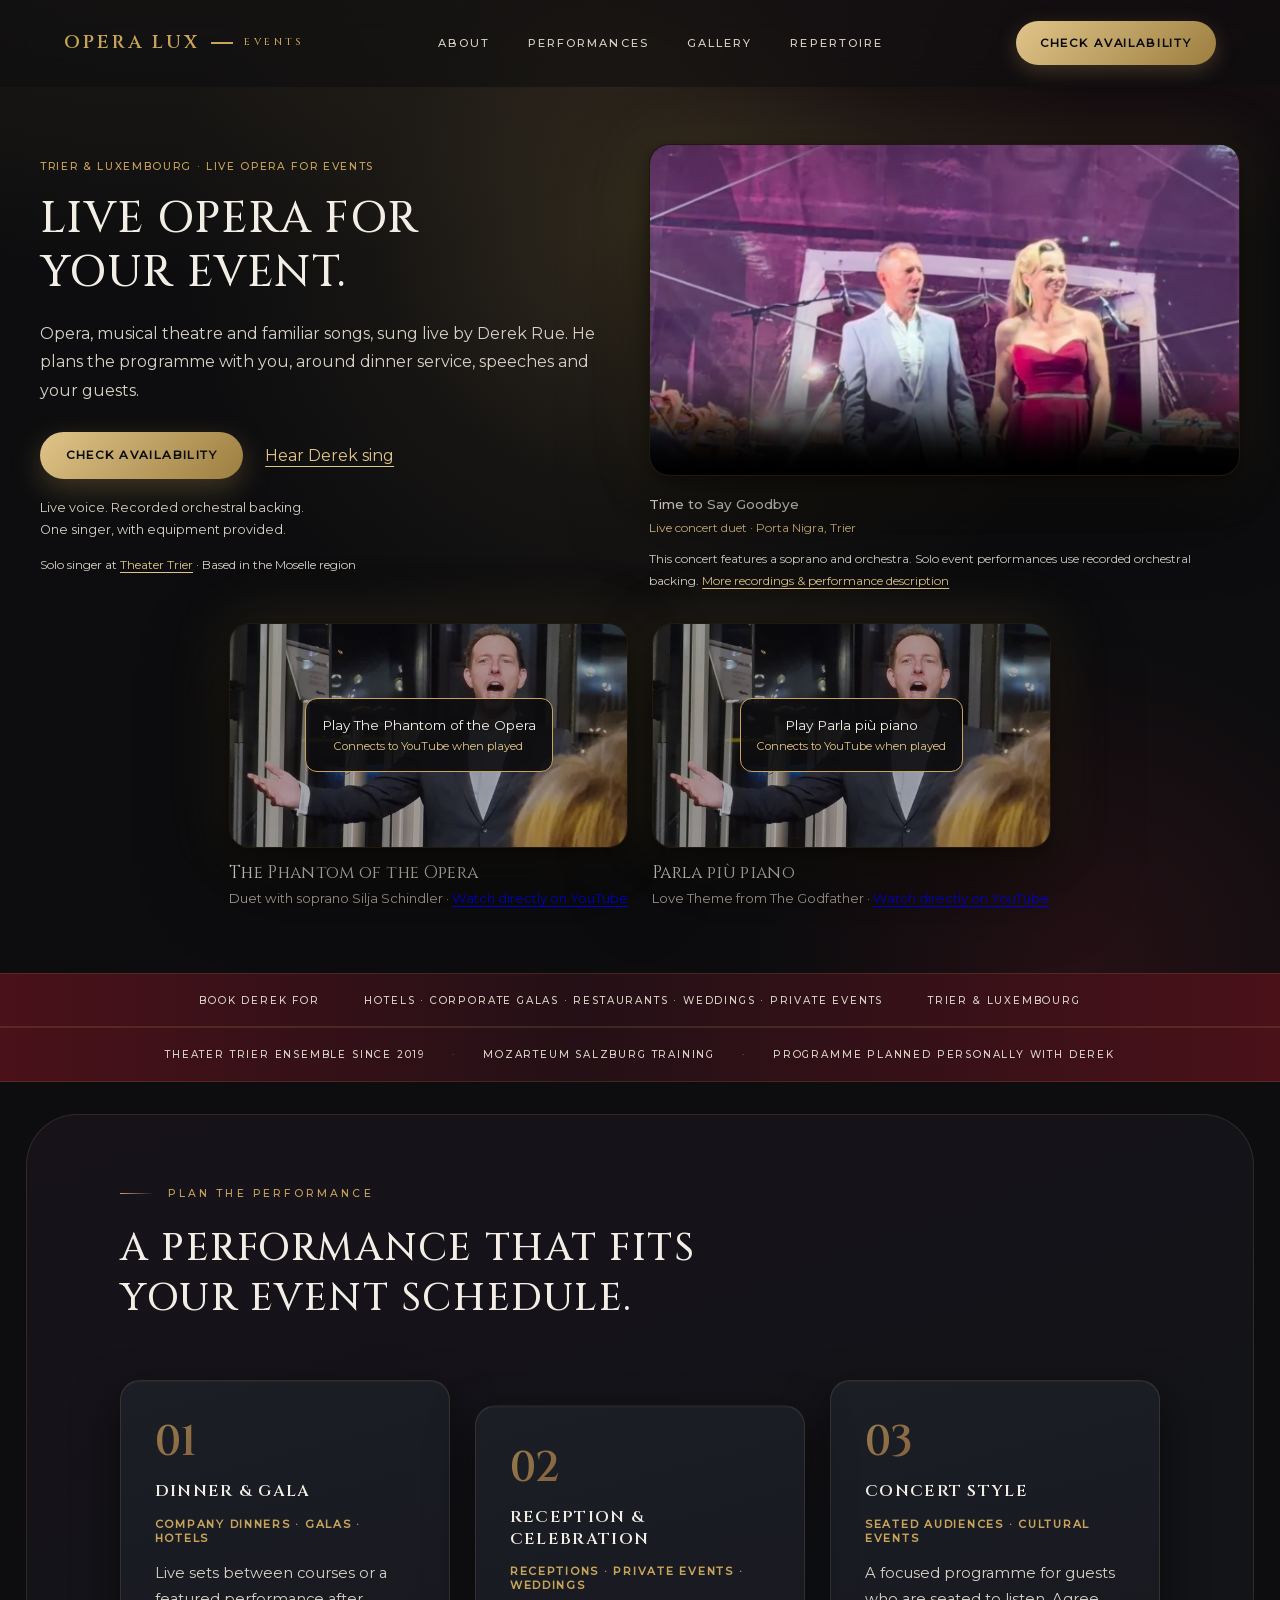
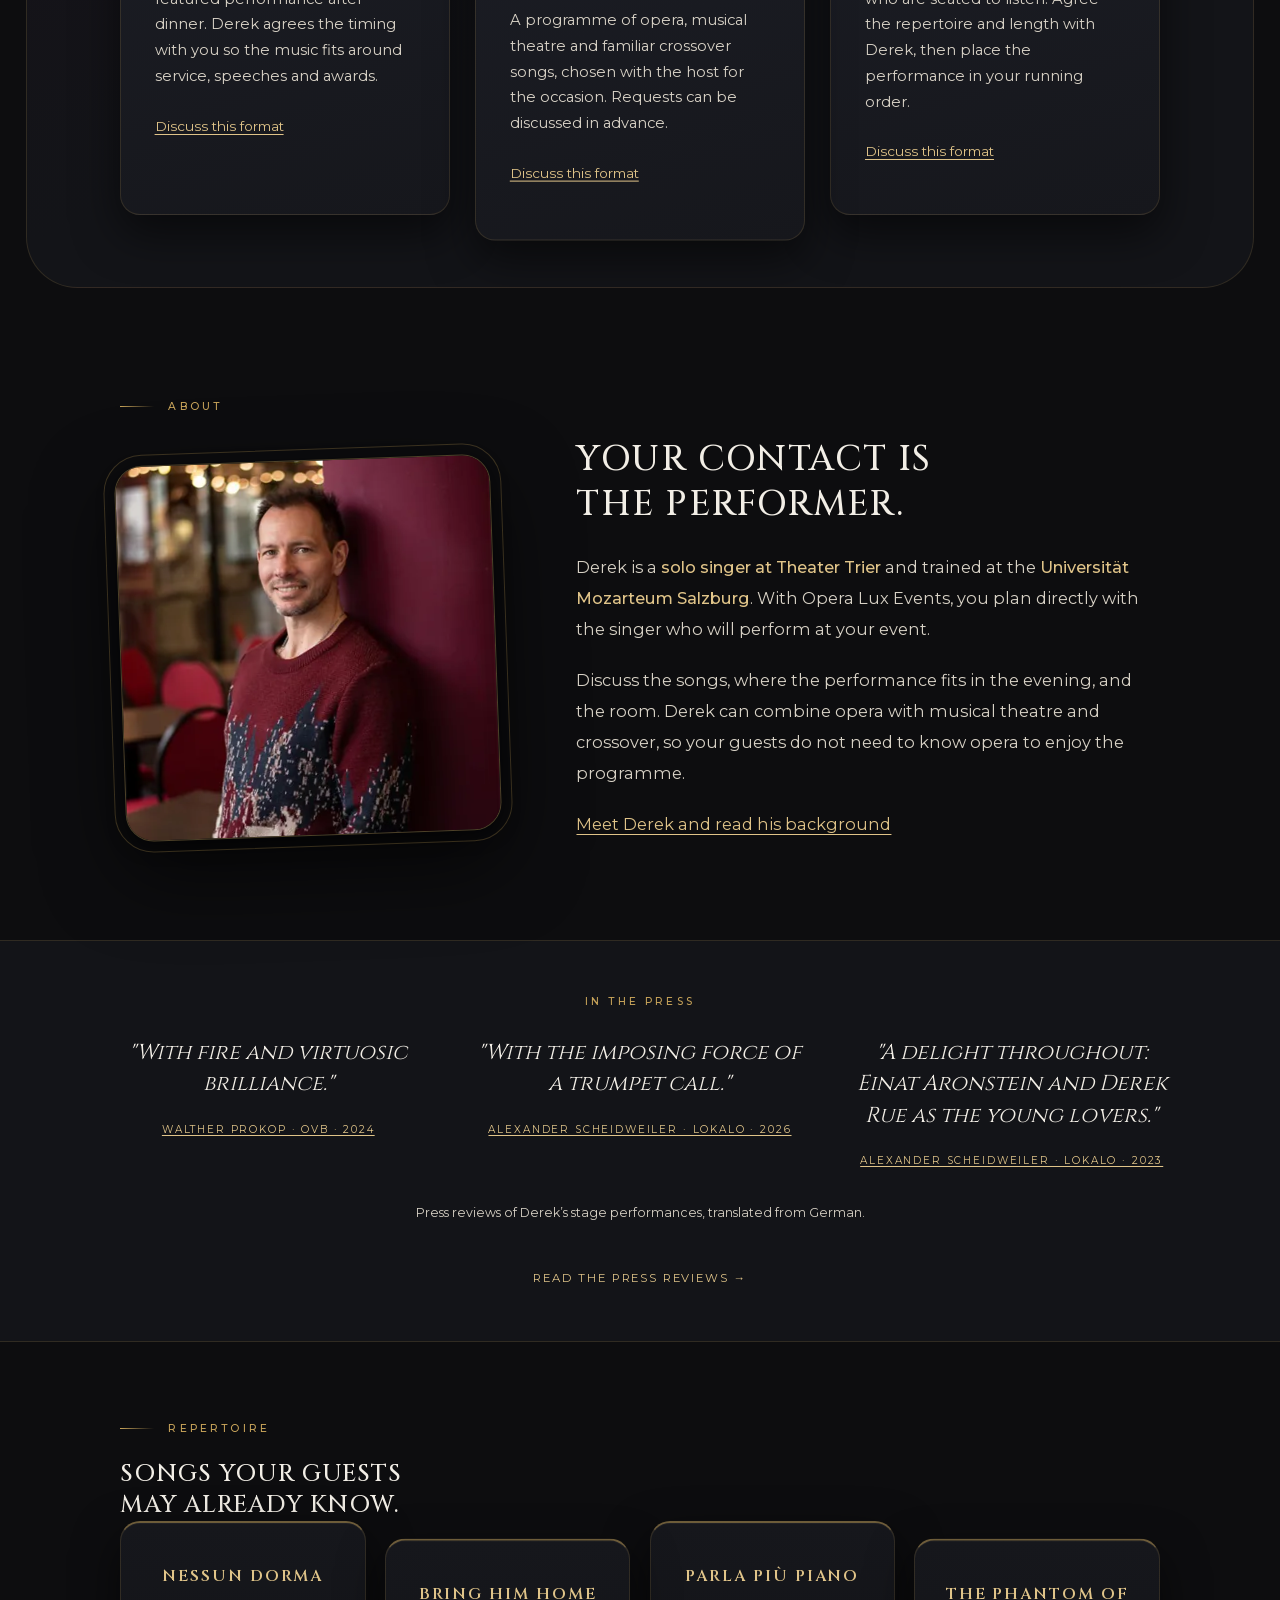
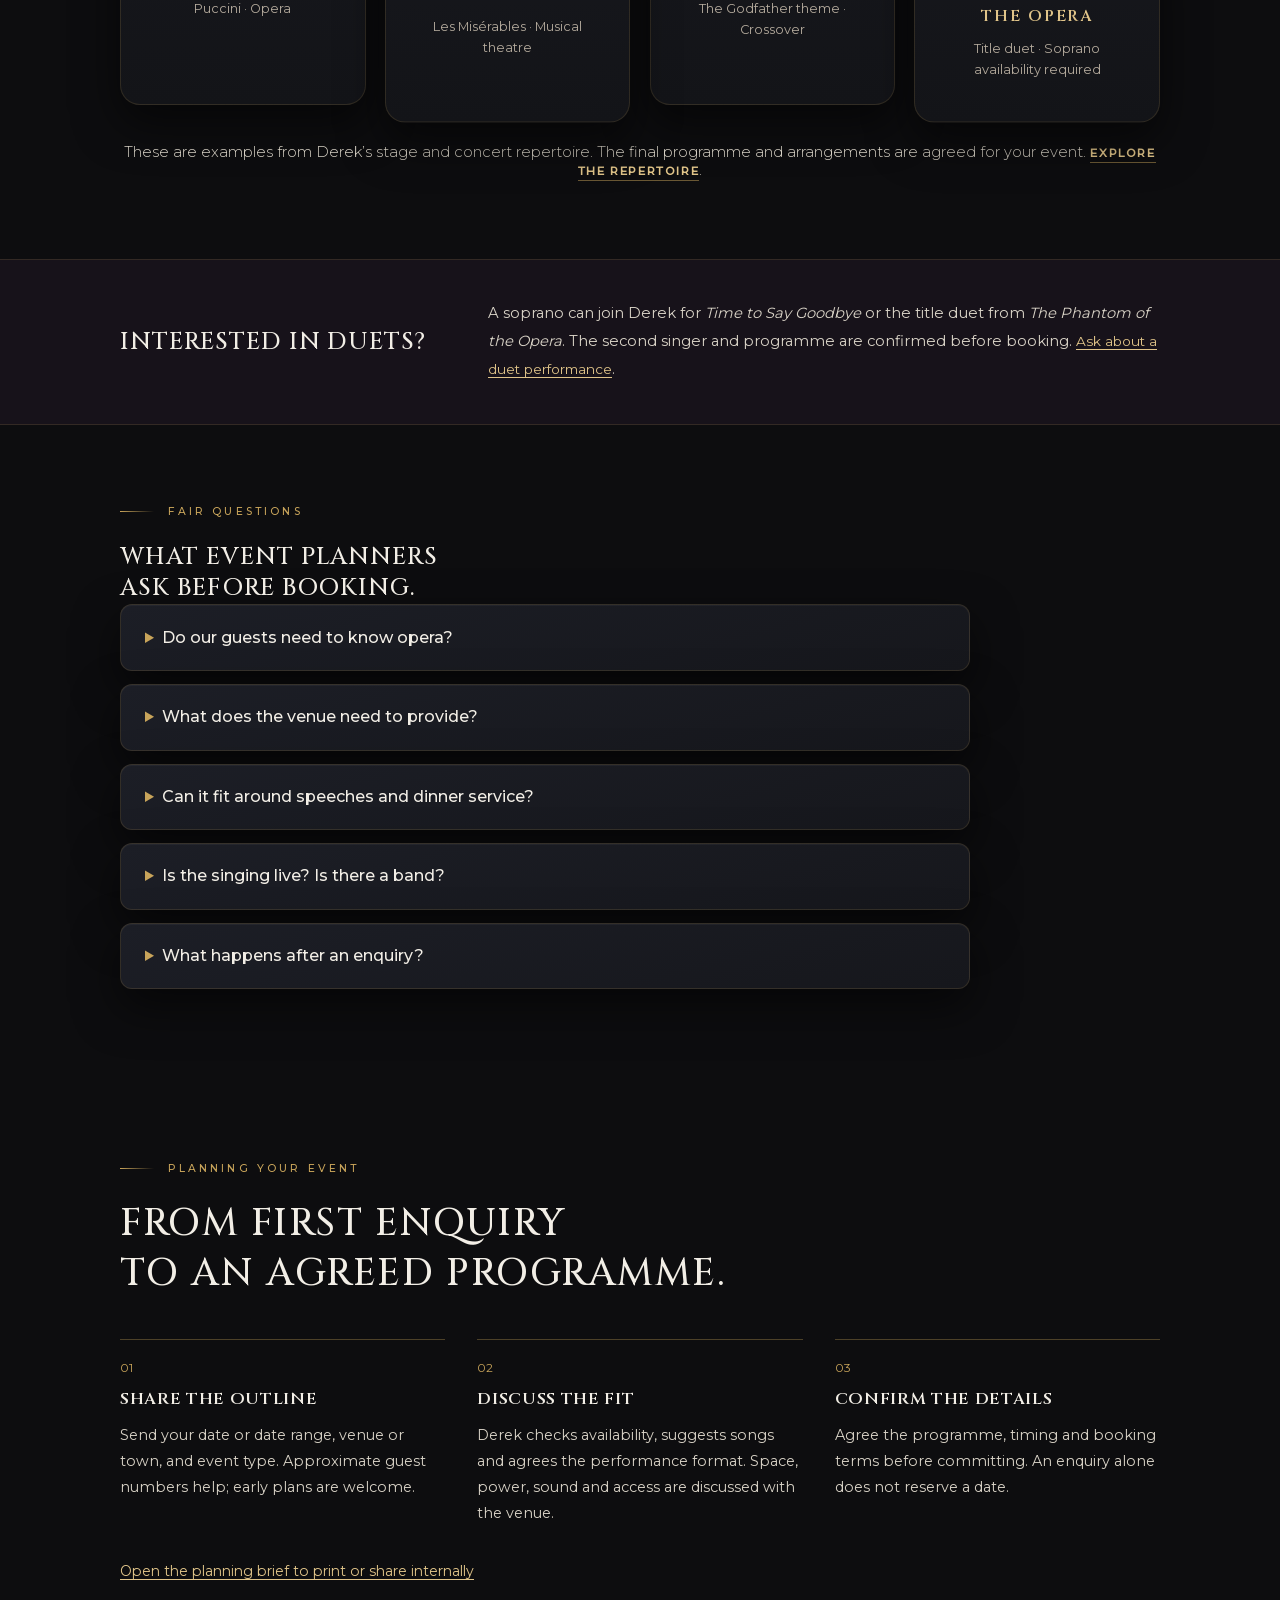
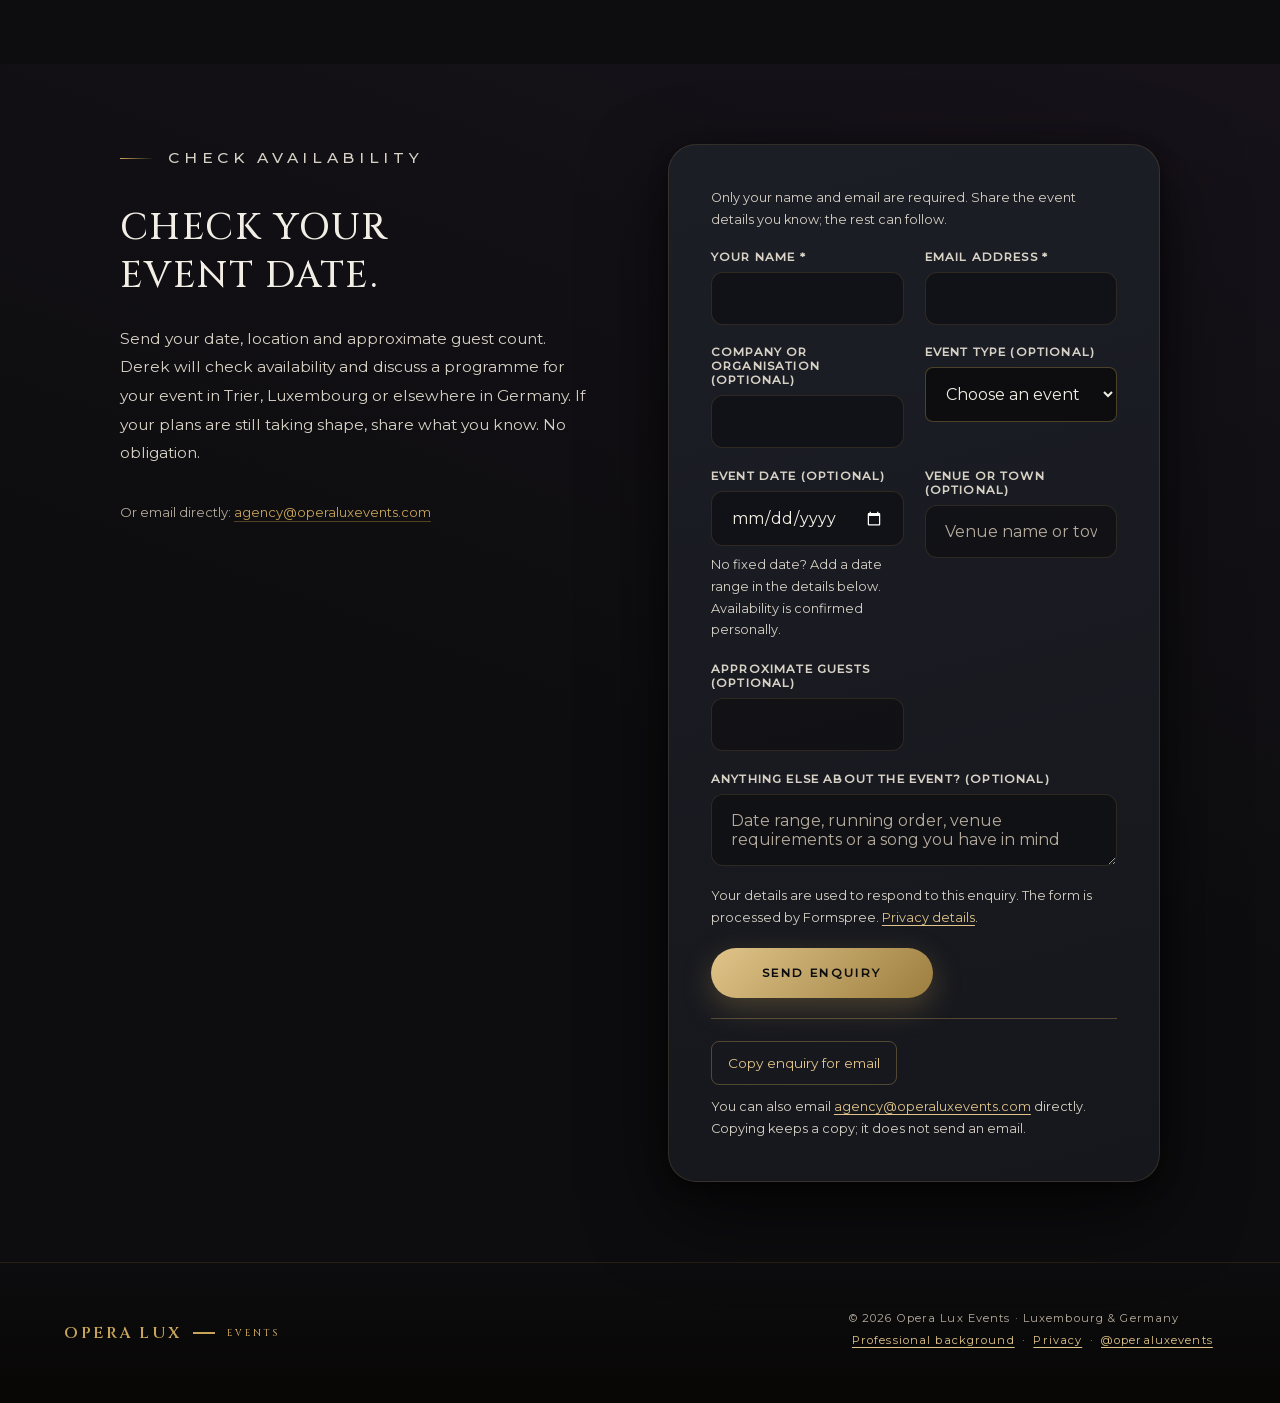
<file: index.html>
<!DOCTYPE html>

<html lang="en">
<head>
<meta charset="utf-8"/>
<meta content="width=device-width, initial-scale=1.0" name="viewport"/>
<title>Live Opera for Events in Trier &amp; Luxembourg | Opera Lux</title>
<meta content="Book Derek Rue for live opera at hotels, corporate galas, restaurants, weddings and private events in Trier and Luxembourg. Check availability for your date." name="description"/>
<meta content="#0D0D0F" name="theme-color"/>
<link href="https://operaluxevents.com/" rel="canonical"/>
<meta content="website" property="og:type"/>
<meta content="Opera Lux Events" property="og:site_name"/>
<meta content="en_GB" property="og:locale"/>
<meta content="Live Opera for Events in Trier &amp; Luxembourg | Opera Lux" property="og:title"/>
<meta content="Book Derek Rue for live opera at hotels, corporate galas, restaurants, weddings and private events in Trier and Luxembourg. Check availability for your date." property="og:description"/>
<meta content="https://operaluxevents.com/" property="og:url"/>
<meta content="https://operaluxevents.com/brand/social-card.jpg" property="og:image"/>
<meta content="1200" property="og:image:width"/>
<meta content="630" property="og:image:height"/>
<meta content="Opera Lux Events: live opera for events in Luxembourg and Germany. Derek Rue performing live." property="og:image:alt"/>
<meta content="summary_large_image" name="twitter:card"/>
<meta content="Live Opera for Events in Trier &amp; Luxembourg | Opera Lux" name="twitter:title"/>
<meta content="Book Derek Rue for live opera at hotels, corporate galas, restaurants, weddings and private events in Trier and Luxembourg. Check availability for your date." name="twitter:description"/>
<meta content="https://operaluxevents.com/brand/social-card.jpg" name="twitter:image"/>
<script type="application/ld+json">{"@context": "https://schema.org", "@graph": [{"@type": ["PerformingGroup", "LocalBusiness"], "@id": "https://operaluxevents.com/#organisation", "name": "Opera Lux Events", "url": "https://operaluxevents.com/", "email": "agency@operaluxevents.com", "description": "Live opera, operetta, musical theatre and crossover for corporate events, galas and private celebrations.", "image": "https://operaluxevents.com/brand/social-card.jpg", "areaServed": [{"@type": "Country", "name": "Luxembourg"}, {"@type": "Country", "name": "Germany"}], "founder": {"@id": "https://operaluxevents.com/#derek-rue"}, "sameAs": ["https://www.instagram.com/operaluxevents/"], "hasOfferCatalog": {"@type": "OfferCatalog", "name": "Live performances for events", "itemListElement": [{"@type": "Offer", "url": "https://operaluxevents.com/#contact", "itemOffered": {"@type": "Service", "name": "Corporate gala and reception performance", "serviceType": "Live musical performance", "provider": {"@id": "https://operaluxevents.com/#organisation"}}}, {"@type": "Offer", "url": "https://operaluxevents.com/#contact", "itemOffered": {"@type": "Service", "name": "Restaurant, hotel and wedding performance", "serviceType": "Live musical performance", "provider": {"@id": "https://operaluxevents.com/#organisation"}}}, {"@type": "Offer", "url": "https://operaluxevents.com/#contact", "itemOffered": {"@type": "Service", "name": "Concert programme", "serviceType": "Live musical performance", "provider": {"@id": "https://operaluxevents.com/#organisation"}}}, {"@type": "Offer", "url": "https://operaluxevents.com/#contact", "itemOffered": {"@type": "Service", "name": "Duo performance upon request", "serviceType": "Live musical performance", "provider": {"@id": "https://operaluxevents.com/#organisation"}}}]}}, {"@type": "Person", "@id": "https://operaluxevents.com/#derek-rue", "name": "Derek Rue", "jobTitle": "Opera singer", "url": "https://operaluxevents.com/about.html", "sameAs": ["https://theater-trier.de/personen/derek-rue.html"]}, {"@type": "WebPage", "@id": "https://operaluxevents.com/#webpage", "url": "https://operaluxevents.com/", "name": "Live Opera for Events in Trier & Luxembourg | Opera Lux", "description": "Book Derek Rue for live opera at hotels, corporate galas, restaurants, weddings and private events in Trier and Luxembourg. Check availability for your date.", "inLanguage": "en", "about": {"@id": "https://operaluxevents.com/#organisation"}}]}</script>
<link href="brand/favicon-512.png" rel="icon" type="image/png"/>
<link href="brand/favicon-512.png" rel="apple-touch-icon"/>
<link as="font" crossorigin="" href="fonts/cinzel-600.woff2" rel="preload" type="font/woff2"/>
<link as="font" crossorigin="" href="fonts/montserrat-400.woff2" rel="preload" type="font/woff2"/>
<link as="image" fetchpriority="high" href="images/porta-nigra-poster.jpg" rel="preload"/>
<link href="styles.css" rel="stylesheet"/>
</head>
<body>
<a class="skip-link" href="#main">Skip to content</a>
<nav aria-label="Main navigation">
<a aria-label="Opera Lux Events" class="nav-logo brand-lockup" href="index.html"><span class="bl-main">Opera Lux</span><span aria-hidden="true" class="bl-rule"></span> <span class="bl-sub">Events</span></a>
<button aria-controls="navLinks" aria-expanded="false" class="menu-toggle" type="button">Menu</button>
<div class="nav-links" id="navLinks">
<a href="about.html">About</a>
<a href="performances.html">Performances</a>
<a href="gallery.html">Gallery</a>
<a href="repertoire.html">Repertoire</a>
</div>
<a class="nav-cta" href="#contact"><span class="cta-wide">Check availability</span><span class="cta-short">Check date</span></a>
</nav>
<main id="main">
<!-- HERO -->
<section class="hero" id="pitch">
<div class="hero-layout">
<div class="hero-copy">
<p class="hero-tag">Trier &amp; Luxembourg · Live opera for events</p>
<h1>Live opera for<br/><em>your event.</em></h1>
<p class="hero-sub">Opera, musical theatre and familiar songs, sung live by Derek Rue. He plans the programme with you, around dinner service, speeches and your guests.</p>
<div class="hero-actions"><a class="btn" href="#contact">Check availability</a><a class="hero-watch" href="#watch">Hear Derek sing</a></div>
<p class="hero-assurance">Live voice. Recorded orchestral backing.<br/>One singer, with equipment provided.</p>
<p class="hero-proof">Solo singer at <a href="https://theater-trier.de/personen/derek-rue.html">Theater Trier</a> · Based in the Moselle region</p>
</div>
<figure class="hero-recording" id="watch">
<div class="v-frame"><video aria-describedby="home-recording-context" aria-label="Time to Say Goodbye: Derek Rue, soprano and orchestra at Porta Nigra" controls="" playsinline="" poster="images/porta-nigra-poster.jpg" preload="none" src="videos/opera-lux-porta-nigra-720.mp4"></video></div>
<figcaption><strong>Time to Say Goodbye</strong><span>Live concert duet · Porta Nigra, Trier</span></figcaption>
<p class="recording-context" id="home-recording-context">This concert features a soprano and orchestra. Solo event performances use recorded orchestral backing. <a href="gallery.html#video">More recordings &amp; performance description</a></p>
</figure>
</div>
<div class="home-video-row v-row"><figure class="vidcard"><div class="v-frame" data-video-host><a class="video-facade" data-title="The Phantom of the Opera · Duet with soprano Silja Schindler" data-youtube="cOwJhvGLqI4" href="https://www.youtube.com/watch?v=cOwJhvGLqI4"><img alt="" decoding="async" loading="lazy" src="images/optimised/concert-640.webp" srcset="images/optimised/concert-400.webp 400w, images/optimised/concert-640.webp 640w" sizes="(max-width: 760px) 100vw, 50vw" width="640" height="853"/><span>Play The Phantom of the Opera<small>Connects to YouTube when played</small></span></a></div><button aria-label="Close YouTube player" class="video-close" hidden type="button">Close YouTube player</button><figcaption class="vidcap"><strong>The Phantom of the Opera</strong>Duet with soprano Silja Schindler · <a href="https://www.youtube.com/watch?v=cOwJhvGLqI4">Watch directly on YouTube</a></figcaption></figure><figure class="vidcard"><div class="v-frame" data-video-host><a class="video-facade" data-title="Parla più piano · Love Theme from The Godfather" data-youtube="CkbCOOeT-vc" href="https://www.youtube.com/watch?v=CkbCOOeT-vc"><img alt="" decoding="async" loading="lazy" src="images/optimised/concert-640.webp" srcset="images/optimised/concert-400.webp 400w, images/optimised/concert-640.webp 640w" sizes="(max-width: 760px) 100vw, 50vw" width="640" height="853"/><span>Play Parla più piano<small>Connects to YouTube when played</small></span></a></div><button aria-label="Close YouTube player" class="video-close" hidden type="button">Close YouTube player</button><figcaption class="vidcap"><strong>Parla più piano</strong>Love Theme from The Godfather · <a href="https://www.youtube.com/watch?v=CkbCOOeT-vc">Watch directly on YouTube</a></figcaption></figure></div>
</section>
<div class="cred-strip"><div class="cred-inner"><span>Book Derek for</span><span>Hotels · Corporate galas · Restaurants · Weddings · Private events</span><span>Trier &amp; Luxembourg</span></div></div>
<!-- CREDIBILITY STRIP -->
<div class="cred-strip"><div class="cred-inner"><span>Theater Trier ensemble since 2019</span><span aria-hidden="true" class="cred-sep">·</span><span>Mozarteum Salzburg training</span><span aria-hidden="true" class="cred-sep">·</span><span>Programme planned personally with Derek</span></div></div><section class="formats-bg">
<div class="section-inner">
<p class="section-label">Plan the performance</p>
<h2>A performance that fits<br/>your event schedule.</h2>
<div class="formats-grid">
<div class="format-card">
<div class="format-num">01</div>
<div class="format-title">Dinner &amp; Gala</div>
<div class="format-venue">Company Dinners · Galas · Hotels</div>
<p class="format-desc">Live sets between courses or a featured performance after dinner. Derek agrees the timing with you so the music fits around service, speeches and awards.</p>
<a aria-label="Discuss this format: Dinner &amp; Gala" class="format-link" href="#contact">Discuss this format</a></div>
<div class="format-card">
<div class="format-num">02</div>
<div class="format-title">Reception &amp; Celebration</div>
<div class="format-venue">Receptions · Private Events · Weddings</div>
<p class="format-desc">A programme of opera, musical theatre and familiar crossover songs, chosen with the host for the occasion. Requests can be discussed in advance.</p>
<a aria-label="Discuss this format: Reception &amp; Celebration" class="format-link" href="#contact">Discuss this format</a></div>
<div class="format-card">
<div class="format-num">03</div>
<div class="format-title">Concert Style</div>
<div class="format-venue">Seated Audiences · Cultural Events</div>
<p class="format-desc">A focused programme for guests who are seated to listen. Agree the repertoire and length with Derek, then place the performance in your running order.</p>
<a aria-label="Discuss this format: Concert Style" class="format-link" href="#contact">Discuss this format</a></div>
</div>
</div>
</section>
<!-- ABOUT -->
<section class="section">
<div class="section-inner">
<p class="section-label">About</p>
<div class="about-grid">
<div class="about-photo">
<picture><source sizes="(max-width: 768px) calc(100vw - 48px), (max-width: 1200px) 45vw, 620px" srcset="images/optimised/derek-sweater-400.webp 400w, images/optimised/derek-sweater-640.webp 640w, images/optimised/derek-sweater-800.webp 800w" type="image/webp"/><img alt="Derek Rue, opera singer" decoding="async" height="800" loading="lazy" src="images/optimised/derek-sweater.jpg" width="800"/></picture>
</div>
<div class="about-text"><h2>Your contact is<br/>the performer.</h2><p>Derek is a <strong>solo singer at Theater Trier</strong> and trained at the <strong>Universität Mozarteum Salzburg</strong>. With Opera Lux Events, you plan directly with the singer who will perform at your event.</p><p>Discuss the songs, where the performance fits in the evening, and the room. Derek can combine opera with musical theatre and crossover, so your guests do not need to know opera to enjoy the programme.</p><p><a href="about.html">Meet Derek and read his background</a></p></div>
</div>
</div>
</section>
<!-- PRESS STRIP -->
<section class="pressbar">
<div class="pressbar-inner">
<p class="section-label">In the Press</p>
<div class="pressbar-quotes">
<blockquote class="pressbar-q">"With fire and virtuosic brilliance."<cite><a href="https://www.ovb-online.de/rosenheim/kultur/maxlrain-liebe-verboten-vergnuegen-garantiert-eine-ganz-andere-wagner-oper-in-der-reithalle-93176266.html">Walther Prokop · OVB · 2024</a></cite></blockquote>
<blockquote class="pressbar-q">"With the imposing force of a trumpet call."<cite><a href="https://lokalo.de/artikel/401453/bocksdaemonen-zerren-am-bett-die-entfuehrung-aus-dem-serail-am-theater-trier/">Alexander Scheidweiler · Lokalo · 2026</a></cite></blockquote>
<blockquote class="pressbar-q">"A delight throughout: Einat Aronstein and Derek Rue as the young lovers."<cite><a href="https://lokalo.de/artikel/308804/karneval-in-venedig-verdis-falstaff-am-theater-trier/">Alexander Scheidweiler · Lokalo · 2023</a></cite></blockquote>
</div>
<p class="press-note">Press reviews of Derek’s stage performances, translated from German.</p>
<a class="pressbar-link" href="performances.html">Read the press reviews →</a>
</div>
</section>
<!-- FORMATS -->
<!-- REPERTOIRE -->
<section class="rep-bg">
<div class="section-inner">
<p class="section-label">Repertoire</p>
<h2>Songs your guests<br/>may already know.</h2>
<div class="rep-grid">
<div class="rep-item">
<div class="rep-title">Nessun dorma</div>
<div class="rep-sub">Puccini · Opera</div>
</div>
<div class="rep-item">
<div class="rep-title">Bring Him Home</div>
<div class="rep-sub">Les Misérables · Musical theatre</div>
</div>
<div class="rep-item">
<div class="rep-title">Parla più piano</div>
<div class="rep-sub">The Godfather theme · Crossover</div>
</div>
<div class="rep-item">
<div class="rep-title">The Phantom of the Opera</div>
<div class="rep-sub">Title duet · Soprano availability required</div>
</div>
</div>
<p class="rep-note">These are examples from Derek’s stage and concert repertoire. The final programme and arrangements are agreed for your event. <a href="repertoire.html">Explore the repertoire</a>.</p>
</div>
</section>
<!-- DUO -->
<aside class="duet-note"><div class="section-inner"><h2>Interested in duets?</h2><p>A soprano can join Derek for <em>Time to Say Goodbye</em> or the title duet from <em>The Phantom of the Opera</em>. The second singer and programme are confirmed before booking. <a href="#contact">Ask about a duet performance</a>.</p></div></aside>
<!-- STATEMENT -->
<!-- FAIR QUESTIONS -->
<section class="faq-bg">
<div class="section-inner">
<p class="section-label">Fair Questions</p>
<h2>What event planners<br/>ask before booking.</h2>
<div class="faq-grid">
<details class="faq-card"><summary class="faq-q">Do our guests need to know opera?</summary><p class="faq-a">No. Derek can combine opera with musical theatre and crossover songs. You choose the balance together, based on the guests and the occasion.</p></details>
<details class="faq-card"><summary class="faq-q">What does the venue need to provide?</summary><p class="faq-a">A stage is not essential. Derek brings equipment and recorded orchestral backing. Space, power, access and sound requirements are agreed with the venue before booking. Share any venue restrictions in your enquiry.</p></details>
<details class="faq-card"><summary class="faq-q">Can it fit around speeches and dinner service?</summary><p class="faq-a">Yes. A featured set or several shorter sets can be planned around your running order. Share your schedule when you enquire so Derek can suggest the right format.</p></details>
<details class="faq-card"><summary class="faq-q">Is the singing live? Is there a band?</summary><p class="faq-a">Derek sings live, with recorded orchestral backing for solo event performances. There is no live band or orchestra in that format. A second singer can be requested for selected duets, subject to availability.</p></details>
<details class="faq-card"><summary class="faq-q">What happens after an enquiry?</summary><p class="faq-a">Derek checks the date and discusses the programme and practical requirements with you. The performance and booking terms are agreed before you commit. An enquiry does not reserve a date.</p></details>
</div>
</div>
</section>
<!-- DETAILS -->
<section aria-labelledby="booking-title" class="booking-steps section"><div class="section-inner"><p class="section-label">Planning your event</p><h2 id="booking-title">From first enquiry<br/>to an agreed programme.</h2><ol class="steps-grid"><li><h3>Share the outline</h3><p>Send your date or date range, venue or town, and event type. Approximate guest numbers help; early plans are welcome.</p></li><li><h3>Discuss the fit</h3><p>Derek checks availability, suggests songs and agrees the performance format. Space, power, sound and access are discussed with the venue.</p></li><li><h3>Confirm the details</h3><p>Agree the programme, timing and booking terms before committing. An enquiry alone does not reserve a date.</p></li></ol><p class="brief-link"><a href="event-brief.html">Open the planning brief to print or share internally</a></p></div></section>
<!-- CONTACT -->
<section class="contact-bg" id="contact">
<div class="contact-inner">
<div class="contact-left">
<p class="section-label">Check availability</p>
<h2>Check your event date.</h2>
<p>Send your date, location and approximate guest count. Derek will check availability and discuss a programme for your event in Trier, Luxembourg or elsewhere in Germany. If your plans are still taking shape, share what you know. No obligation.</p>
<p style="font-size:0.82rem; color:var(--grey); margin-bottom:1.5rem;">Or email directly: <a href="mailto:agency@operaluxevents.com" style="color:var(--gold); text-decoration:none; border-bottom:1px solid rgba(184,150,62,0.4); padding-bottom:1px;">agency@operaluxevents.com</a></p>
</div>
<form action="https://formspree.io/f/mzdorkoq" aria-describedby="form-help" aria-label="Event enquiry" class="contact-form" method="POST">
<p class="form-help" id="form-help">Only your name and email are required. Share the event details you know; the rest can follow.</p>
<input name="_subject" type="hidden" value="Opera Lux Events: booking enquiry"/>
<div aria-hidden="true" class="form-trap"><label for="website">Leave this empty</label><input autocomplete="off" id="website" name="_gotcha" tabindex="-1" type="text"/></div>
<fieldset class="enquiry-fields"><legend class="sr-only">Your contact and event details</legend><div class="form-group"><label for="name">Your name *</label><input aria-describedby="name-error" autocomplete="name" id="name" maxlength="120" name="name" pattern=".*\S.*" required="" title="Enter your name using at least one non-space character." type="text"/><span class="field-error" hidden="" id="name-error"></span></div><div class="form-group"><label for="email">Email address *</label><input aria-describedby="email-error" autocomplete="email" id="email" maxlength="254" name="email" required="" type="email"/><span class="field-error" hidden="" id="email-error"></span></div><div class="form-group"><label for="company">Company or organisation (optional)</label><input aria-describedby="company-error" autocomplete="organization" id="company" maxlength="160" name="company" type="text"/><span class="field-error" hidden="" id="company-error"></span></div><div class="form-group"><label for="event">Event type (optional)</label><select aria-describedby="event-error" id="event" name="event"><option value="">Choose an event type</option><option>Corporate dinner or gala</option><option>Company reception</option><option>Restaurant or hotel evening</option><option>Wedding or private celebration</option><option>Cultural or diplomatic event</option><option>Other</option></select><span class="field-error" hidden="" id="event-error"></span></div><div class="form-group"><label for="date">Event date (optional)</label><input aria-describedby="date-help date-error" id="date" name="date" type="date"/><span class="field-error" hidden="" id="date-error"></span><small id="date-help">No fixed date? Add a date range in the details below. Availability is confirmed personally.</small></div><div class="form-group"><label for="venue">Venue or town (optional)</label><input aria-describedby="venue-error" id="venue" maxlength="200" name="venue" placeholder="Venue name or town in Luxembourg or Germany" type="text"/><span class="field-error" hidden="" id="venue-error"></span></div><div class="form-group"><label for="guests">Approximate guests (optional)</label><input aria-describedby="guests-error" id="guests" inputmode="numeric" max="100000" min="1" name="guests" type="number"/><span class="field-error" hidden="" id="guests-error"></span></div><div class="form-group form-group-wide"><label for="message">Anything else about the event? (optional)</label><textarea aria-describedby="message-error" id="message" maxlength="5000" name="message" placeholder="Date range, running order, venue requirements or a song you have in mind"></textarea><span class="field-error" hidden="" id="message-error"></span></div></fieldset>
<p class="privacy-note">Your details are used to respond to this enquiry. The form is processed by Formspree. <a href="privacy.html">Privacy details</a>.</p>
<button class="btn" type="submit">Send enquiry</button>
<p aria-live="polite" class="form-status" id="form-status" role="status" tabindex="-1"></p><div aria-label="Fields to check" class="form-errors" hidden="" id="form-errors"></div><section aria-labelledby="receipt-title" class="enquiry-receipt" hidden=""><h3 id="receipt-title">Your submitted enquiry</h3><p id="receipt-context"></p><pre id="receipt-text"></pre><button class="copy-enquiry" data-new-enquiry="" type="button">Start another enquiry</button></section><div class="enquiry-recovery"><button class="copy-enquiry copy-draft" hidden="" type="button">Copy enquiry for email</button><p aria-live="polite" class="form-help" id="copy-status" role="status"></p><div hidden="" id="copy-fallback"><label for="enquiry-copy">Select and copy your enquiry, then paste it into an email.</label><textarea id="enquiry-copy" readonly="" rows="8"></textarea></div><p class="form-help">You can also email <a href="mailto:agency@operaluxevents.com?subject=Opera%20Lux%20Events%3A%20booking%20enquiry">agency@operaluxevents.com</a> directly. Copying keeps a copy; it does not send an email.</p></div>
<noscript><p class="form-help">Submitting opens Formspree’s confirmation page. You can also email agency@operaluxevents.com.</p></noscript>
</form>
</div>
</section>
</main>
<footer>
<div aria-label="Opera Lux Events" class="brand-lockup" role="img"><span class="bl-main">Opera Lux</span><span aria-hidden="true" class="bl-rule"></span> <span class="bl-sub">Events</span></div>
<p>© 2026 Opera Lux Events · Luxembourg &amp; Germany<br/><a href="testimonials.html">Professional background</a> · <a href="privacy.html">Privacy</a> · <a href="https://www.instagram.com/operaluxevents/">@operaluxevents</a></p>
</footer>
<script defer="" src="main.js"></script>
</body>
</html>
</file>
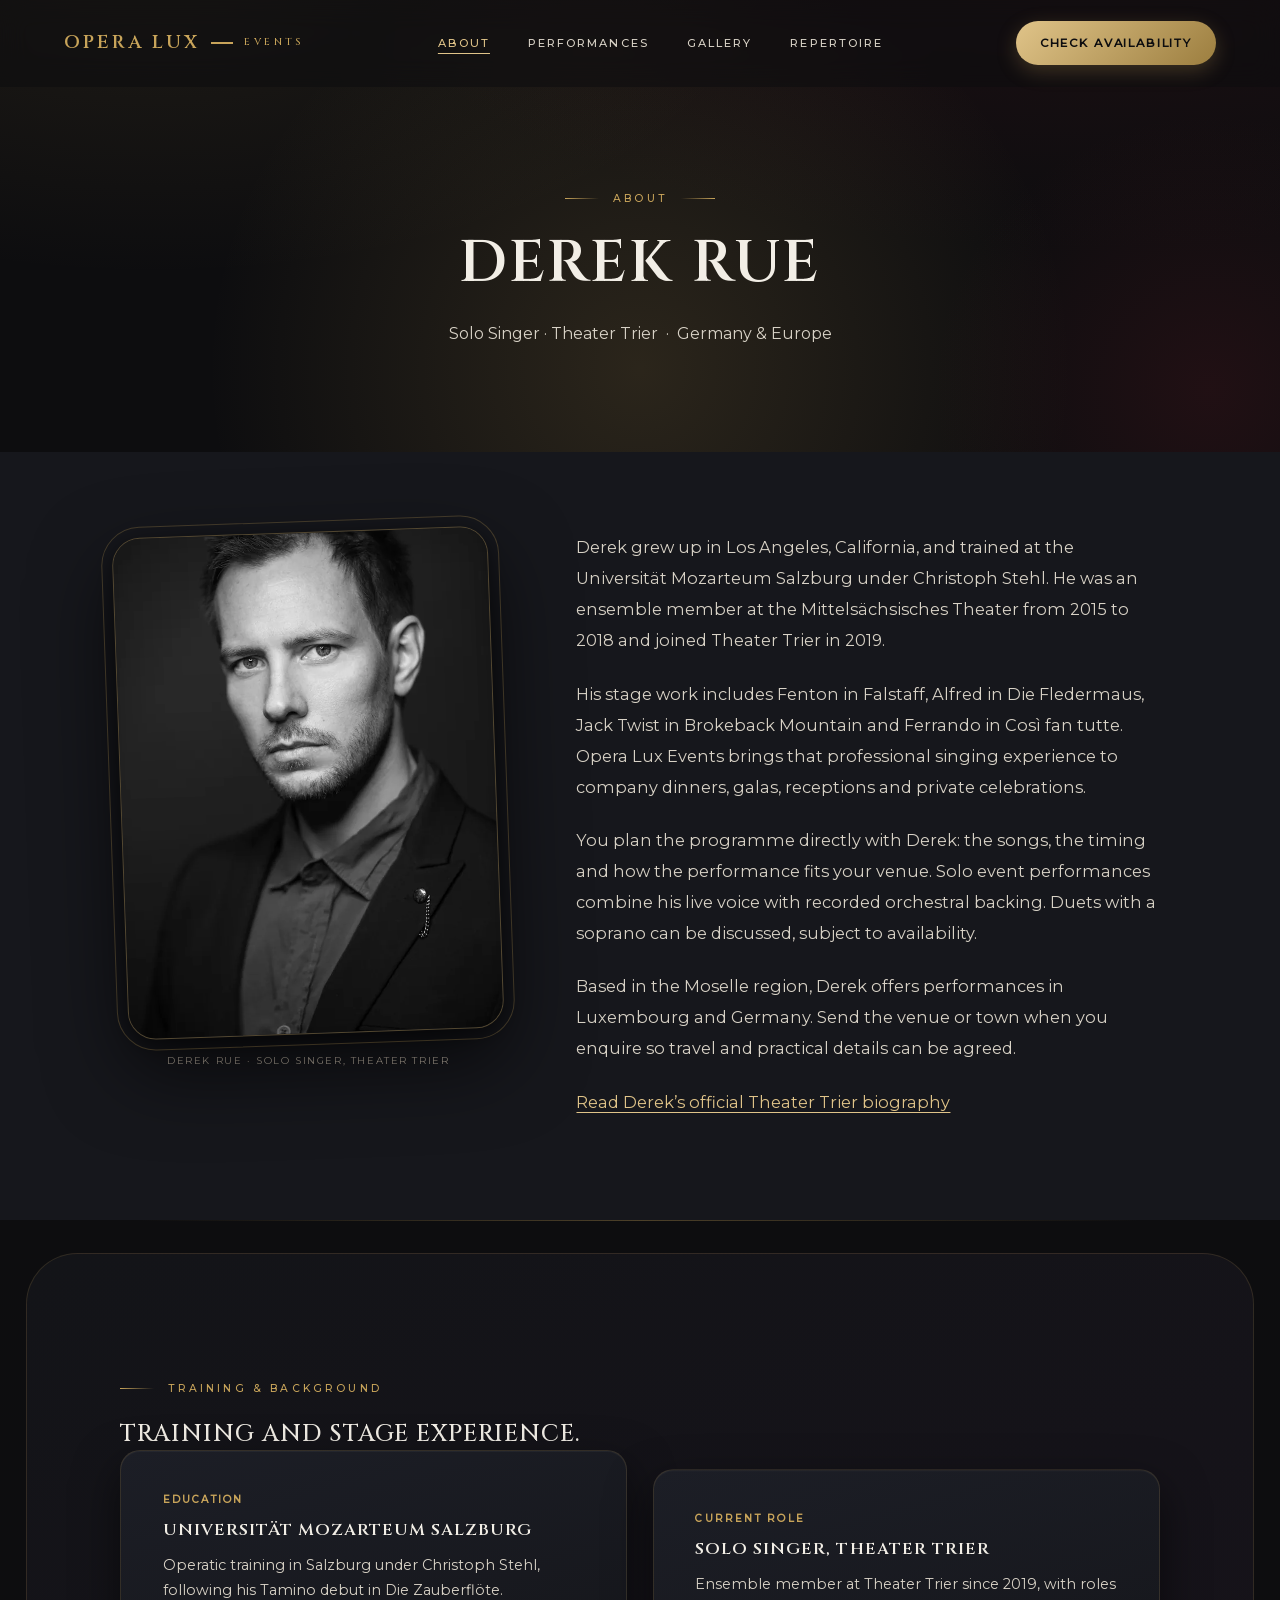
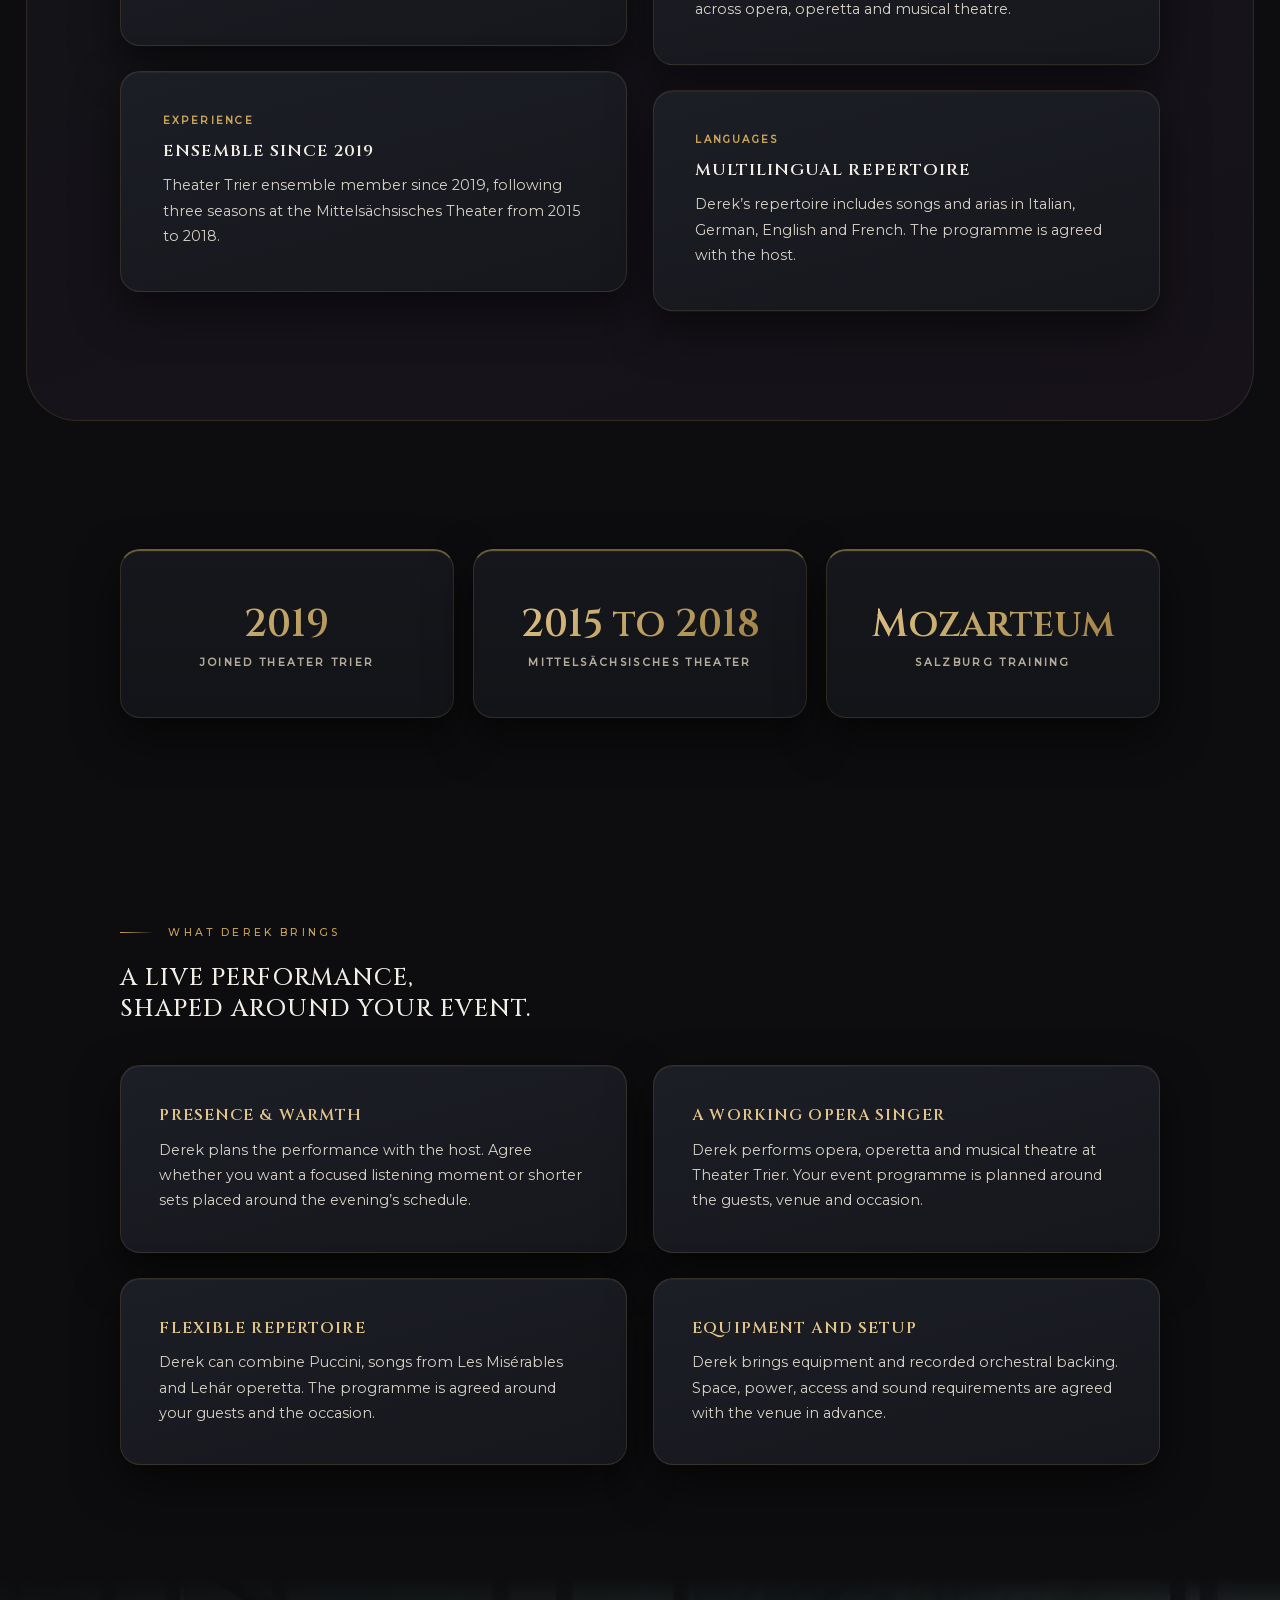
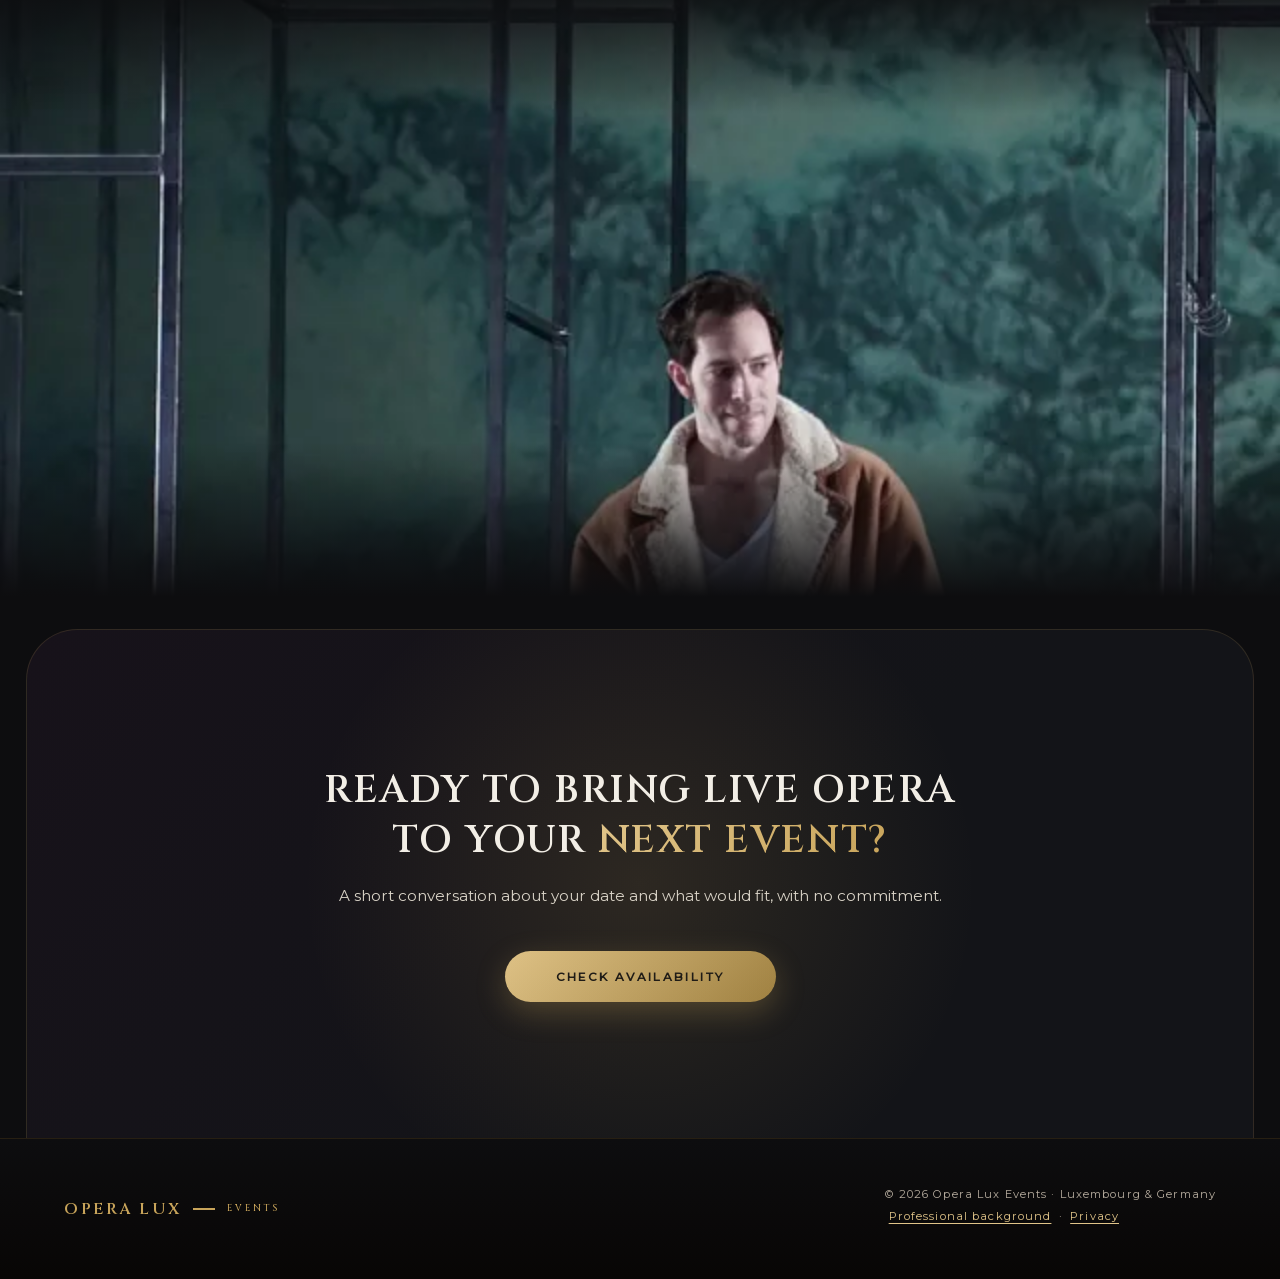
<file: about.html>
<!DOCTYPE html>

<html lang="en">
<head>

<meta charset="utf-8"/>
<meta content="width=device-width, initial-scale=1.0" name="viewport"/>
<title>Derek Rue, Opera Singer for Events | Opera Lux Events</title>
<meta content="Meet Derek Rue, the opera singer behind Opera Lux Events. Professional stage experience and programmes planned personally for events in Luxembourg and Germany." name="description"/>
<meta content="#0D0D0F" name="theme-color"/>
<link href="https://operaluxevents.com/about.html" rel="canonical"/>
<meta content="website" property="og:type"/>
<meta content="Opera Lux Events" property="og:site_name"/>
<meta content="en_GB" property="og:locale"/>
<meta content="Derek Rue, Opera Singer for Events | Opera Lux Events" property="og:title"/>
<meta content="Meet Derek Rue, the opera singer behind Opera Lux Events. Professional stage experience and programmes planned personally for events in Luxembourg and Germany." property="og:description"/>
<meta content="https://operaluxevents.com/about.html" property="og:url"/>
<meta content="https://operaluxevents.com/brand/social-card.jpg" property="og:image"/>
<meta content="1200" property="og:image:width"/>
<meta content="630" property="og:image:height"/>
<meta content="Opera Lux Events: live opera for events in Luxembourg and Germany. Derek Rue performing live." property="og:image:alt"/>
<meta content="summary_large_image" name="twitter:card"/>
<meta content="Derek Rue, Opera Singer for Events | Opera Lux Events" name="twitter:title"/>
<meta content="Meet Derek Rue, the opera singer behind Opera Lux Events. Professional stage experience and programmes planned personally for events in Luxembourg and Germany." name="twitter:description"/>
<meta content="https://operaluxevents.com/brand/social-card.jpg" name="twitter:image"/>
<script type="application/ld+json">{"@context": "https://schema.org", "@graph": [{"@type": ["PerformingGroup", "LocalBusiness"], "@id": "https://operaluxevents.com/#organisation", "name": "Opera Lux Events", "url": "https://operaluxevents.com/", "email": "agency@operaluxevents.com", "description": "Live opera, operetta, musical theatre and crossover for corporate events, galas and private celebrations.", "image": "https://operaluxevents.com/brand/social-card.jpg", "areaServed": [{"@type": "Country", "name": "Luxembourg"}, {"@type": "Country", "name": "Germany"}], "founder": {"@id": "https://operaluxevents.com/#derek-rue"}, "sameAs": ["https://www.instagram.com/operaluxevents/"], "hasOfferCatalog": {"@type": "OfferCatalog", "name": "Live performances for events", "itemListElement": [{"@type": "Offer", "url": "https://operaluxevents.com/#contact", "itemOffered": {"@type": "Service", "name": "Corporate gala and reception performance", "serviceType": "Live musical performance", "provider": {"@id": "https://operaluxevents.com/#organisation"}}}, {"@type": "Offer", "url": "https://operaluxevents.com/#contact", "itemOffered": {"@type": "Service", "name": "Restaurant, hotel and wedding performance", "serviceType": "Live musical performance", "provider": {"@id": "https://operaluxevents.com/#organisation"}}}, {"@type": "Offer", "url": "https://operaluxevents.com/#contact", "itemOffered": {"@type": "Service", "name": "Concert programme", "serviceType": "Live musical performance", "provider": {"@id": "https://operaluxevents.com/#organisation"}}}, {"@type": "Offer", "url": "https://operaluxevents.com/#contact", "itemOffered": {"@type": "Service", "name": "Duo performance upon request", "serviceType": "Live musical performance", "provider": {"@id": "https://operaluxevents.com/#organisation"}}}]}}, {"@type": "Person", "@id": "https://operaluxevents.com/#derek-rue", "name": "Derek Rue", "jobTitle": "Opera singer", "url": "https://operaluxevents.com/about.html", "sameAs": ["https://theater-trier.de/personen/derek-rue.html"]}, {"@type": "WebPage", "@id": "https://operaluxevents.com/about.html#webpage", "url": "https://operaluxevents.com/about.html", "name": "Derek Rue, Opera Singer for Events | Opera Lux Events", "description": "Meet Derek Rue, the opera singer behind Opera Lux Events. Professional stage experience and programmes planned personally for events in Luxembourg and Germany.", "inLanguage": "en", "about": {"@id": "https://operaluxevents.com/#organisation"}}]}</script>
<link href="brand/favicon-512.png" rel="icon" type="image/png"/>
<link href="brand/favicon-512.png" rel="apple-touch-icon"/>
<link as="font" crossorigin="" href="fonts/cinzel-600.woff2" rel="preload" type="font/woff2"/>
<link as="font" crossorigin="" href="fonts/montserrat-400.woff2" rel="preload" type="font/woff2"/>
<link href="styles.css" rel="stylesheet"/>
</head>
<body>
<a class="skip-link" href="#main">Skip to content</a>
<nav aria-label="Main navigation">
<a aria-label="Opera Lux Events" class="nav-logo brand-lockup" href="index.html"><span class="bl-main">Opera Lux</span><span aria-hidden="true" class="bl-rule"></span> <span class="bl-sub">Events</span></a>
<button aria-controls="navLinks" aria-expanded="false" class="menu-toggle" type="button">Menu</button>
<div class="nav-links" id="navLinks">
<a aria-current="page" class="active" href="about.html">About</a>
<a href="performances.html">Performances</a>
<a href="gallery.html">Gallery</a>
<a href="repertoire.html">Repertoire</a>
</div>
<a class="nav-cta" href="index.html#contact"><span class="cta-wide">Check availability</span><span class="cta-short">Check date</span></a>
</nav>
<main id="main">
<!-- PAGE HERO -->
<section class="page-hero">
<p class="section-label">About</p>
<h1>Derek Rue</h1>
<p class="sub">Solo Singer · Theater Trier  ·  Germany &amp; Europe</p>
</section>
<!-- BIO -->
<section class="section" style="background: var(--white);">
<div class="section-inner">
<div class="bio-grid">
<div class="bio-photo">
<picture><source sizes="(max-width: 768px) calc(100vw - 48px), (max-width: 1200px) 45vw, 620px" srcset="images/optimised/headshot-bw-640.webp 640w, images/optimised/headshot-bw-1000.webp 1000w" type="image/webp"/><img alt="Derek Rue, Opera Singer" decoding="async" height="1498" loading="eager" src="images/optimised/headshot-bw.jpg" width="1000"/></picture>
<p class="bio-photo-caption">Derek Rue · Solo Singer, Theater Trier</p>
</div>
<div class="bio-text">
<p>Derek grew up in Los Angeles, California, and trained at the Universität Mozarteum Salzburg under Christoph Stehl. He was an ensemble member at the Mittelsächsisches Theater from 2015 to 2018 and joined Theater Trier in 2019.</p>
<p>His stage work includes Fenton in Falstaff, Alfred in Die Fledermaus, Jack Twist in Brokeback Mountain and Ferrando in Così fan tutte. Opera Lux Events brings that professional singing experience to company dinners, galas, receptions and private celebrations.</p>
<p>You plan the programme directly with Derek: the songs, the timing and how the performance fits your venue. Solo event performances combine his live voice with recorded orchestral backing. Duets with a soprano can be discussed, subject to availability.</p>
<p>Based in the Moselle region, Derek offers performances in Luxembourg and Germany. Send the venue or town when you enquire so travel and practical details can be agreed.</p>
<p><a href="https://theater-trier.de/personen/derek-rue.html">Read Derek’s official Theater Trier biography</a></p></div>
</div>
</div>
</section>
<div class="divider"></div>
<!-- TRAINING -->
<section class="training-bg">
<div class="section-inner">
<p class="section-label">Training &amp; Background</p>
<h2>Training and stage experience.</h2>
<div class="training-grid">
<div class="training-card">
<div class="training-year">Education</div>
<div class="training-title">Universität Mozarteum Salzburg</div>
<p class="training-desc">Operatic training in Salzburg under Christoph Stehl, following his Tamino debut in Die Zauberflöte.</p>
</div>
<div class="training-card">
<div class="training-year">Current Role</div>
<div class="training-title">Solo Singer, Theater Trier</div>
<p class="training-desc">Ensemble member at Theater Trier since 2019, with roles across opera, operetta and musical theatre.</p>
</div>
<div class="training-card">
<div class="training-year">Experience</div>
<div class="training-title">Ensemble since 2019</div>
<p class="training-desc">Theater Trier ensemble member since 2019, following three seasons at the Mittelsächsisches Theater from 2015 to 2018.</p>
</div>
<div class="training-card">
<div class="training-year">Languages</div>
<div class="training-title">Multilingual Repertoire</div>
<p class="training-desc">Derek’s repertoire includes songs and arias in Italian, German, English and French. The programme is agreed with the host.</p>
</div>
</div>
</div>
</section>
<!-- STATS -->
<div class="stats-bg">
<div class="stats-grid">
<div class="stat-item">
<div class="stat-num">2019</div>
<div class="stat-label">Joined Theater Trier</div>
</div>
<div class="stat-item">
<div class="stat-num">2015 to 2018</div>
<div class="stat-label">Mittelsächsisches Theater</div>
</div>
<div class="stat-item">
<div class="stat-num">Mozarteum</div>
<div class="stat-label">Salzburg training</div>
</div>
</div>
</div>
<!-- VOICE TYPES -->
<section class="voice-bg">
<div class="voice-inner">
<p class="section-label">What Derek Brings</p>
<h2>A live performance,<br/>shaped around your event.</h2>
<div class="voice-grid">
<div class="voice-card">
<div class="voice-card-title">Presence &amp; Warmth</div>
<p class="voice-card-desc">Derek plans the performance with the host. Agree whether you want a focused listening moment or shorter sets placed around the evening’s schedule.</p>
</div>
<div class="voice-card">
<div class="voice-card-title">A Working Opera Singer</div>
<p class="voice-card-desc">Derek performs opera, operetta and musical theatre at Theater Trier. Your event programme is planned around the guests, venue and occasion.</p>
</div>
<div class="voice-card">
<div class="voice-card-title">Flexible Repertoire</div>
<p class="voice-card-desc">Derek can combine Puccini, songs from Les Misérables and Lehár operetta. The programme is agreed around your guests and the occasion.</p>
</div>
<div class="voice-card">
<div class="voice-card-title">Equipment and setup</div>
<p class="voice-card-desc">Derek brings equipment and recorded orchestral backing. Space, power, access and sound requirements are agreed with the venue in advance.</p>
</div>
</div>
</div>
</section>
<!-- STAGE PHOTO -->
<div class="stage-hero">
<picture><source sizes="(max-width: 768px) calc(100vw - 48px), (max-width: 1200px) 45vw, 620px" srcset="images/optimised/stage-solo-640.webp 640w, images/optimised/stage-solo-1200.webp 1200w, images/optimised/stage-solo-1381.webp 1381w" type="image/webp"/><img alt="Derek Rue on stage" decoding="async" height="1855" loading="lazy" src="images/optimised/stage-solo.jpg" width="1381"/></picture>
</div>
<!-- CTA -->
<section class="cta-bg">
<h2>Ready to bring live opera<br/>to your <span>next event?</span></h2>
<p>A short conversation about your date and what would fit, with no commitment.</p>
<a class="btn" href="index.html#contact">Check availability</a>
</section>
</main>
<footer>
<div aria-label="Opera Lux Events" class="brand-lockup" role="img"><span class="bl-main">Opera Lux</span><span aria-hidden="true" class="bl-rule"></span> <span class="bl-sub">Events</span></div>
<p>© 2026 Opera Lux Events · Luxembourg &amp; Germany<br/><a href="testimonials.html">Professional background</a> · <a href="privacy.html">Privacy</a></p>
</footer>
<script defer="" src="main.js"></script>
</body>
</html>
</file>
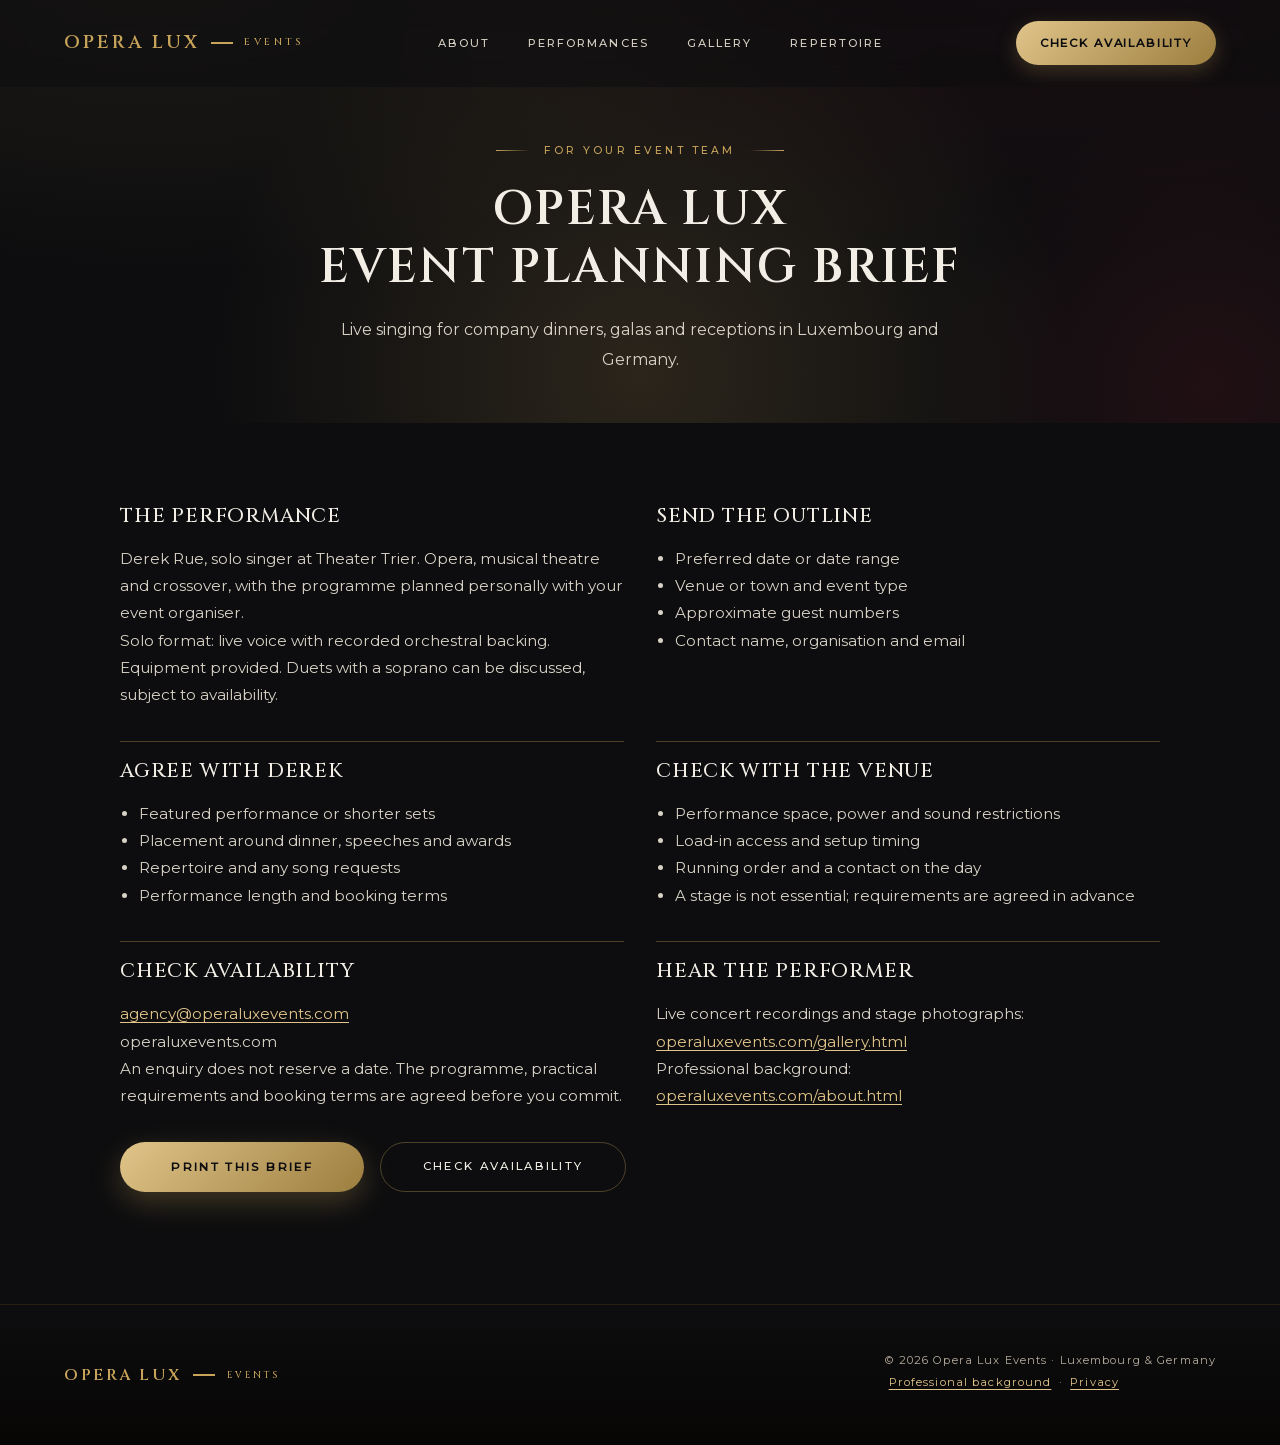
<file: event-brief.html>
<!DOCTYPE html>

<html lang="en">
<head>

<meta charset="utf-8"/>
<meta content="width=device-width, initial-scale=1.0" name="viewport"/>
<title>Event Planning Brief | Opera Lux Events</title>
<meta content="A practical brief for planning live opera at your Luxembourg company dinner, gala or reception. Share the date, venue, running order and guest details." name="description"/>
<meta content="#0D0D0F" name="theme-color"/>
<link href="https://operaluxevents.com/event-brief.html" rel="canonical"/>
<meta content="website" property="og:type"/>
<meta content="Opera Lux Events" property="og:site_name"/>
<meta content="en_GB" property="og:locale"/>
<meta content="Event Planning Brief | Opera Lux Events" property="og:title"/>
<meta content="A practical brief for planning live opera at your Luxembourg company dinner, gala or reception. Share the date, venue, running order and guest details." property="og:description"/>
<meta content="https://operaluxevents.com/event-brief.html" property="og:url"/>
<meta content="https://operaluxevents.com/brand/social-card.jpg" property="og:image"/>
<meta content="1200" property="og:image:width"/>
<meta content="630" property="og:image:height"/>
<meta content="Opera Lux Events: live opera for events in Luxembourg and Germany. Derek Rue performing live." property="og:image:alt"/>
<meta content="summary_large_image" name="twitter:card"/>
<meta content="Event Planning Brief | Opera Lux Events" name="twitter:title"/>
<meta content="A practical brief for planning live opera at your Luxembourg company dinner, gala or reception. Share the date, venue, running order and guest details." name="twitter:description"/>
<meta content="https://operaluxevents.com/brand/social-card.jpg" name="twitter:image"/>
<script type="application/ld+json">{"@context": "https://schema.org", "@graph": [{"@type": ["PerformingGroup", "LocalBusiness"], "@id": "https://operaluxevents.com/#organisation", "name": "Opera Lux Events", "url": "https://operaluxevents.com/", "email": "agency@operaluxevents.com", "description": "Live opera, operetta, musical theatre and crossover for corporate events, galas and private celebrations.", "image": "https://operaluxevents.com/brand/social-card.jpg", "areaServed": [{"@type": "Country", "name": "Luxembourg"}, {"@type": "Country", "name": "Germany"}], "founder": {"@id": "https://operaluxevents.com/#derek-rue"}, "sameAs": ["https://www.instagram.com/operaluxevents/"], "hasOfferCatalog": {"@type": "OfferCatalog", "name": "Live performances for events", "itemListElement": [{"@type": "Offer", "url": "https://operaluxevents.com/#contact", "itemOffered": {"@type": "Service", "name": "Corporate gala and reception performance", "serviceType": "Live musical performance", "provider": {"@id": "https://operaluxevents.com/#organisation"}}}, {"@type": "Offer", "url": "https://operaluxevents.com/#contact", "itemOffered": {"@type": "Service", "name": "Restaurant, hotel and wedding performance", "serviceType": "Live musical performance", "provider": {"@id": "https://operaluxevents.com/#organisation"}}}, {"@type": "Offer", "url": "https://operaluxevents.com/#contact", "itemOffered": {"@type": "Service", "name": "Concert programme", "serviceType": "Live musical performance", "provider": {"@id": "https://operaluxevents.com/#organisation"}}}, {"@type": "Offer", "url": "https://operaluxevents.com/#contact", "itemOffered": {"@type": "Service", "name": "Duo performance upon request", "serviceType": "Live musical performance", "provider": {"@id": "https://operaluxevents.com/#organisation"}}}]}}, {"@type": "Person", "@id": "https://operaluxevents.com/#derek-rue", "name": "Derek Rue", "jobTitle": "Opera singer", "url": "https://operaluxevents.com/about.html", "sameAs": ["https://theater-trier.de/personen/derek-rue.html"]}, {"@type": "WebPage", "@id": "https://operaluxevents.com/event-brief.html#webpage", "url": "https://operaluxevents.com/event-brief.html", "name": "Event Planning Brief | Opera Lux Events", "description": "A practical brief for planning live opera at your Luxembourg company dinner, gala or reception. Share the date, venue, running order and guest details.", "inLanguage": "en", "about": {"@id": "https://operaluxevents.com/#organisation"}}]}</script>
<link href="brand/favicon-512.png" rel="icon" type="image/png"/>
<link href="brand/favicon-512.png" rel="apple-touch-icon"/>
<link as="font" crossorigin="" href="fonts/cinzel-600.woff2" rel="preload" type="font/woff2"/>
<link as="font" crossorigin="" href="fonts/montserrat-400.woff2" rel="preload" type="font/woff2"/>
<link href="styles.css" rel="stylesheet"/>
</head>
<body class="planning-page">
<a class="skip-link" href="#main">Skip to content</a>
<nav aria-label="Main navigation">
<a aria-label="Opera Lux Events" class="nav-logo brand-lockup" href="index.html"><span class="bl-main">Opera Lux</span><span aria-hidden="true" class="bl-rule"></span> <span class="bl-sub">Events</span></a>
<button aria-controls="navLinks" aria-expanded="false" class="menu-toggle" type="button">Menu</button>
<div class="nav-links" id="navLinks">
<a href="about.html">About</a>
<a href="performances.html">Performances</a>
<a href="gallery.html">Gallery</a>
<a href="repertoire.html">Repertoire</a>
</div>
<a class="nav-cta" href="index.html#contact"><span class="cta-wide">Check availability</span><span class="cta-short">Check date</span></a>
</nav>
<main id="main"><section class="page-hero"><p class="section-label">For your event team</p><h1>Opera Lux<br/>event planning brief</h1><p class="sub">Live singing for company dinners, galas and receptions in Luxembourg and Germany.</p></section>
<section class="section"><div class="section-inner"><div class="brief-grid">
<div><h2>The performance</h2><p>Derek Rue, solo singer at Theater Trier. Opera, musical theatre and crossover, with the programme planned personally with your event organiser.</p><p>Solo format: live voice with recorded orchestral backing. Equipment provided. Duets with a soprano can be discussed, subject to availability.</p></div>
<div><h2>Send the outline</h2><ul><li>Preferred date or date range</li><li>Venue or town and event type</li><li>Approximate guest numbers</li><li>Contact name, organisation and email</li></ul></div>
<div class="brief-check"><h2>Agree with Derek</h2><ul><li>Featured performance or shorter sets</li><li>Placement around dinner, speeches and awards</li><li>Repertoire and any song requests</li><li>Performance length and booking terms</li></ul></div>
<div class="brief-check"><h2>Check with the venue</h2><ul><li>Performance space, power and sound restrictions</li><li>Load-in access and setup timing</li><li>Running order and a contact on the day</li><li>A stage is not essential; requirements are agreed in advance</li></ul></div>
<div class="brief-check"><h2>Check availability</h2><p><a href="mailto:agency@operaluxevents.com">agency@operaluxevents.com</a><br/>operaluxevents.com</p><p>An enquiry does not reserve a date. The programme, practical requirements and booking terms are agreed before you commit.</p></div>
<div class="brief-check"><h2>Hear the performer</h2><p>Live concert recordings and stage photographs:<br/><a href="gallery.html">operaluxevents.com/gallery.html</a></p><p>Professional background:<br/><a href="about.html">operaluxevents.com/about.html</a></p></div></div>
<div class="brief-actions"><button class="btn" data-print="" hidden="" type="button">Print this brief</button><a class="btn-outline" href="index.html#contact">Check availability</a></div></div></section></main>
<footer>
<div aria-label="Opera Lux Events" class="brand-lockup" role="img"><span class="bl-main">Opera Lux</span><span aria-hidden="true" class="bl-rule"></span> <span class="bl-sub">Events</span></div>
<p>© 2026 Opera Lux Events · Luxembourg &amp; Germany<br/><a href="testimonials.html">Professional background</a> · <a href="privacy.html">Privacy</a></p>
</footer>
<script defer="" src="main.js"></script>
</body>
</html>
</file>
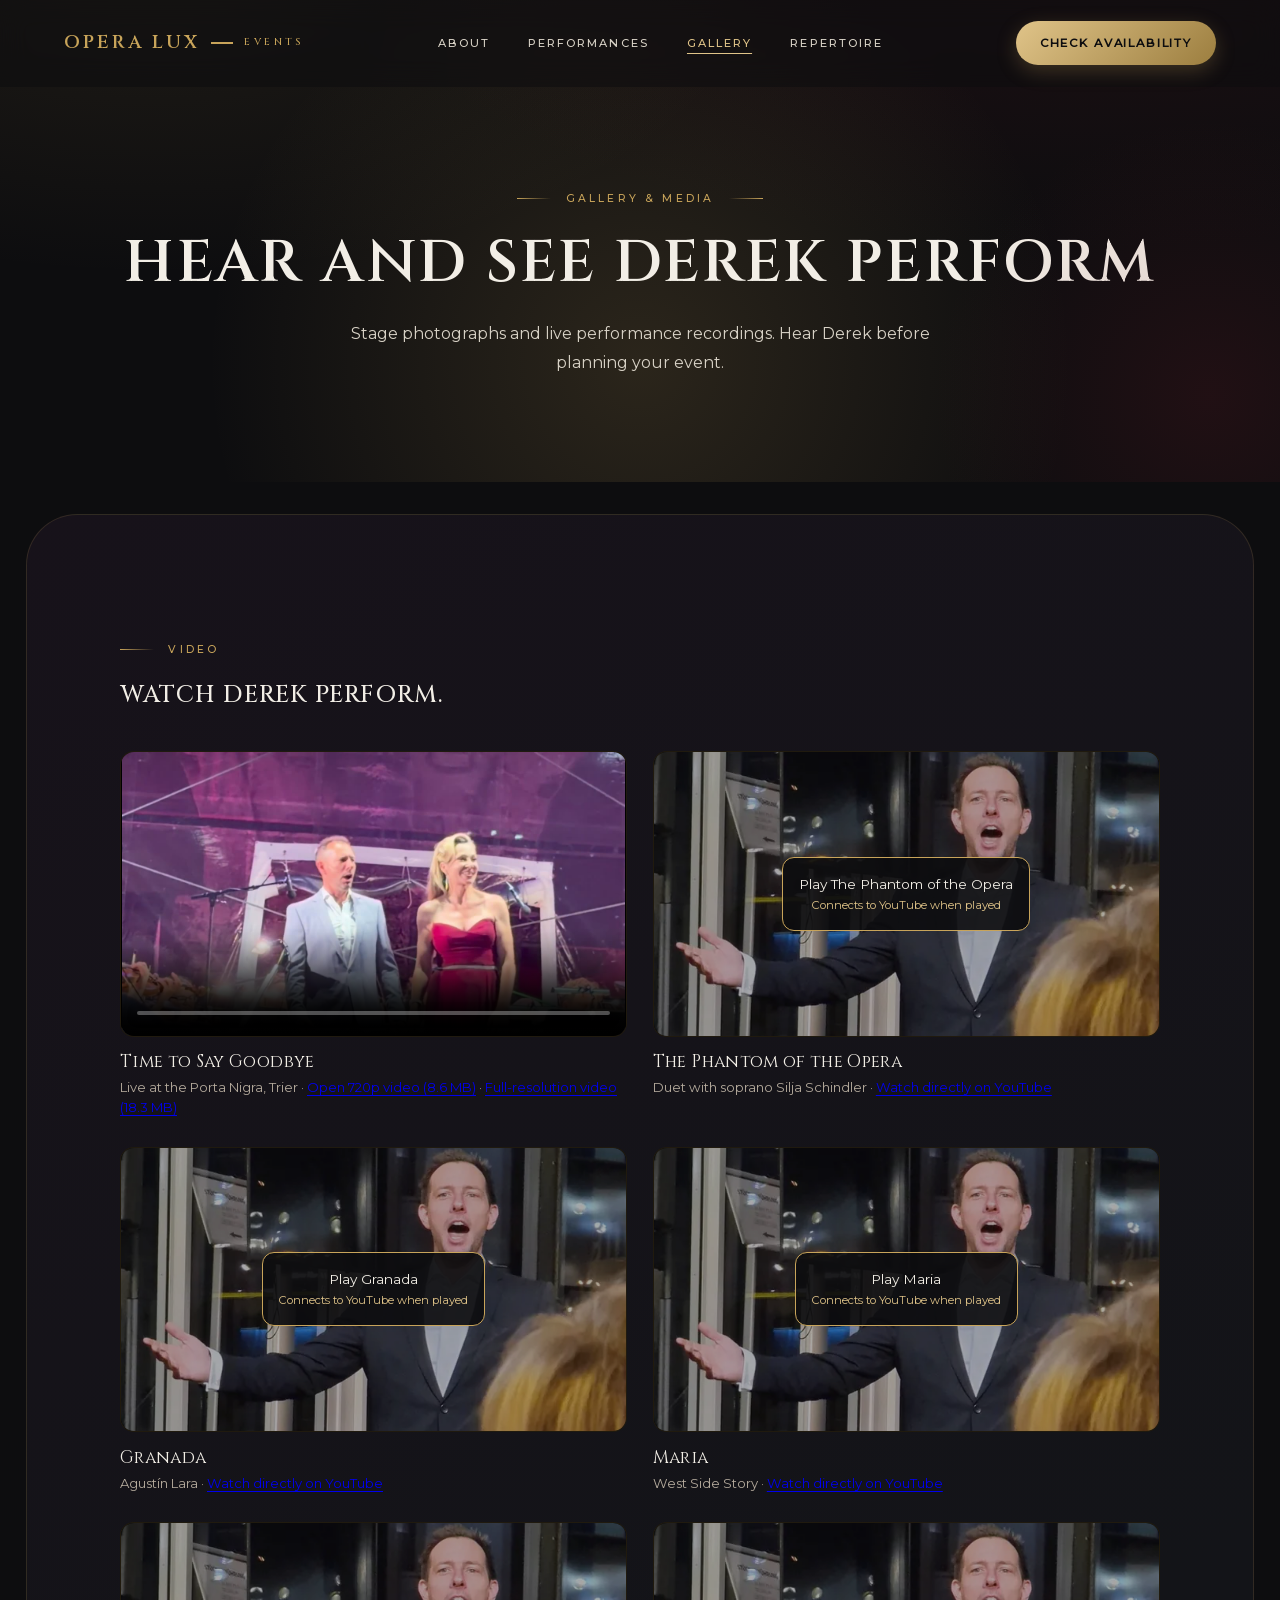
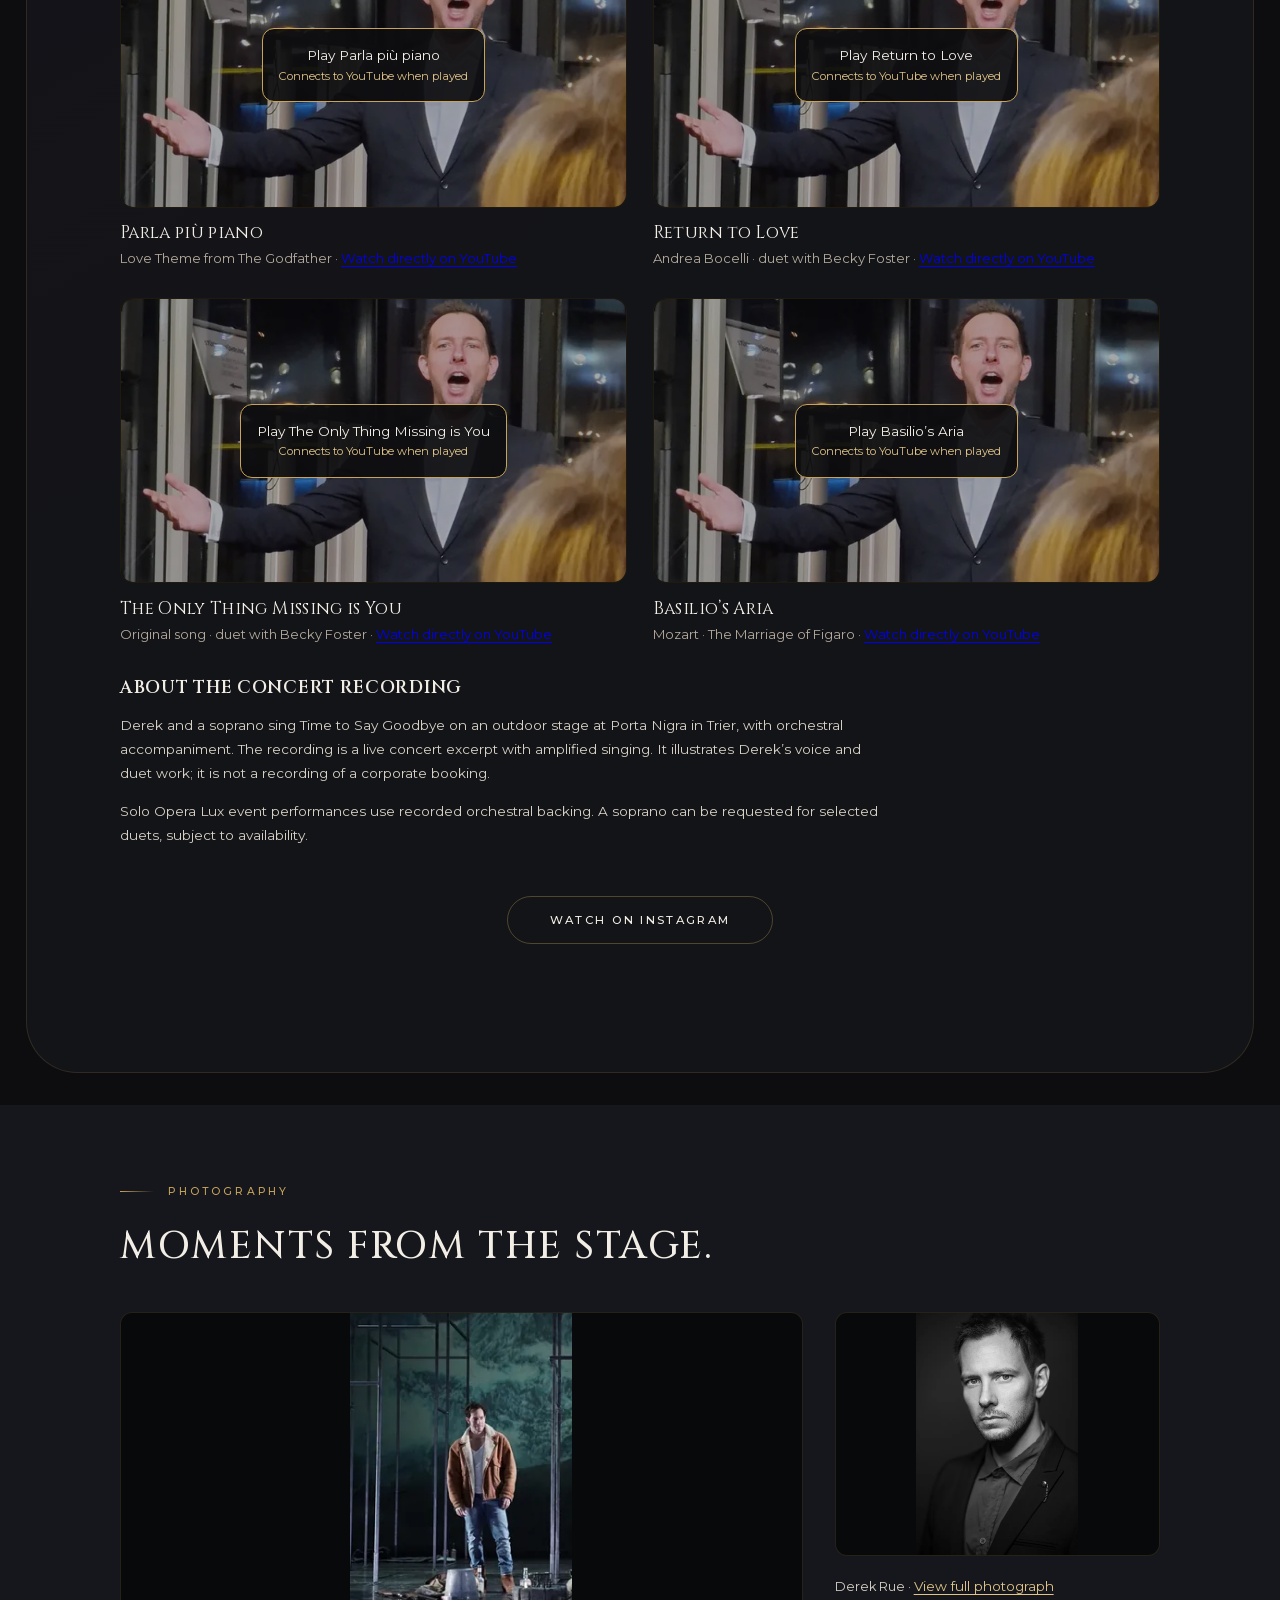
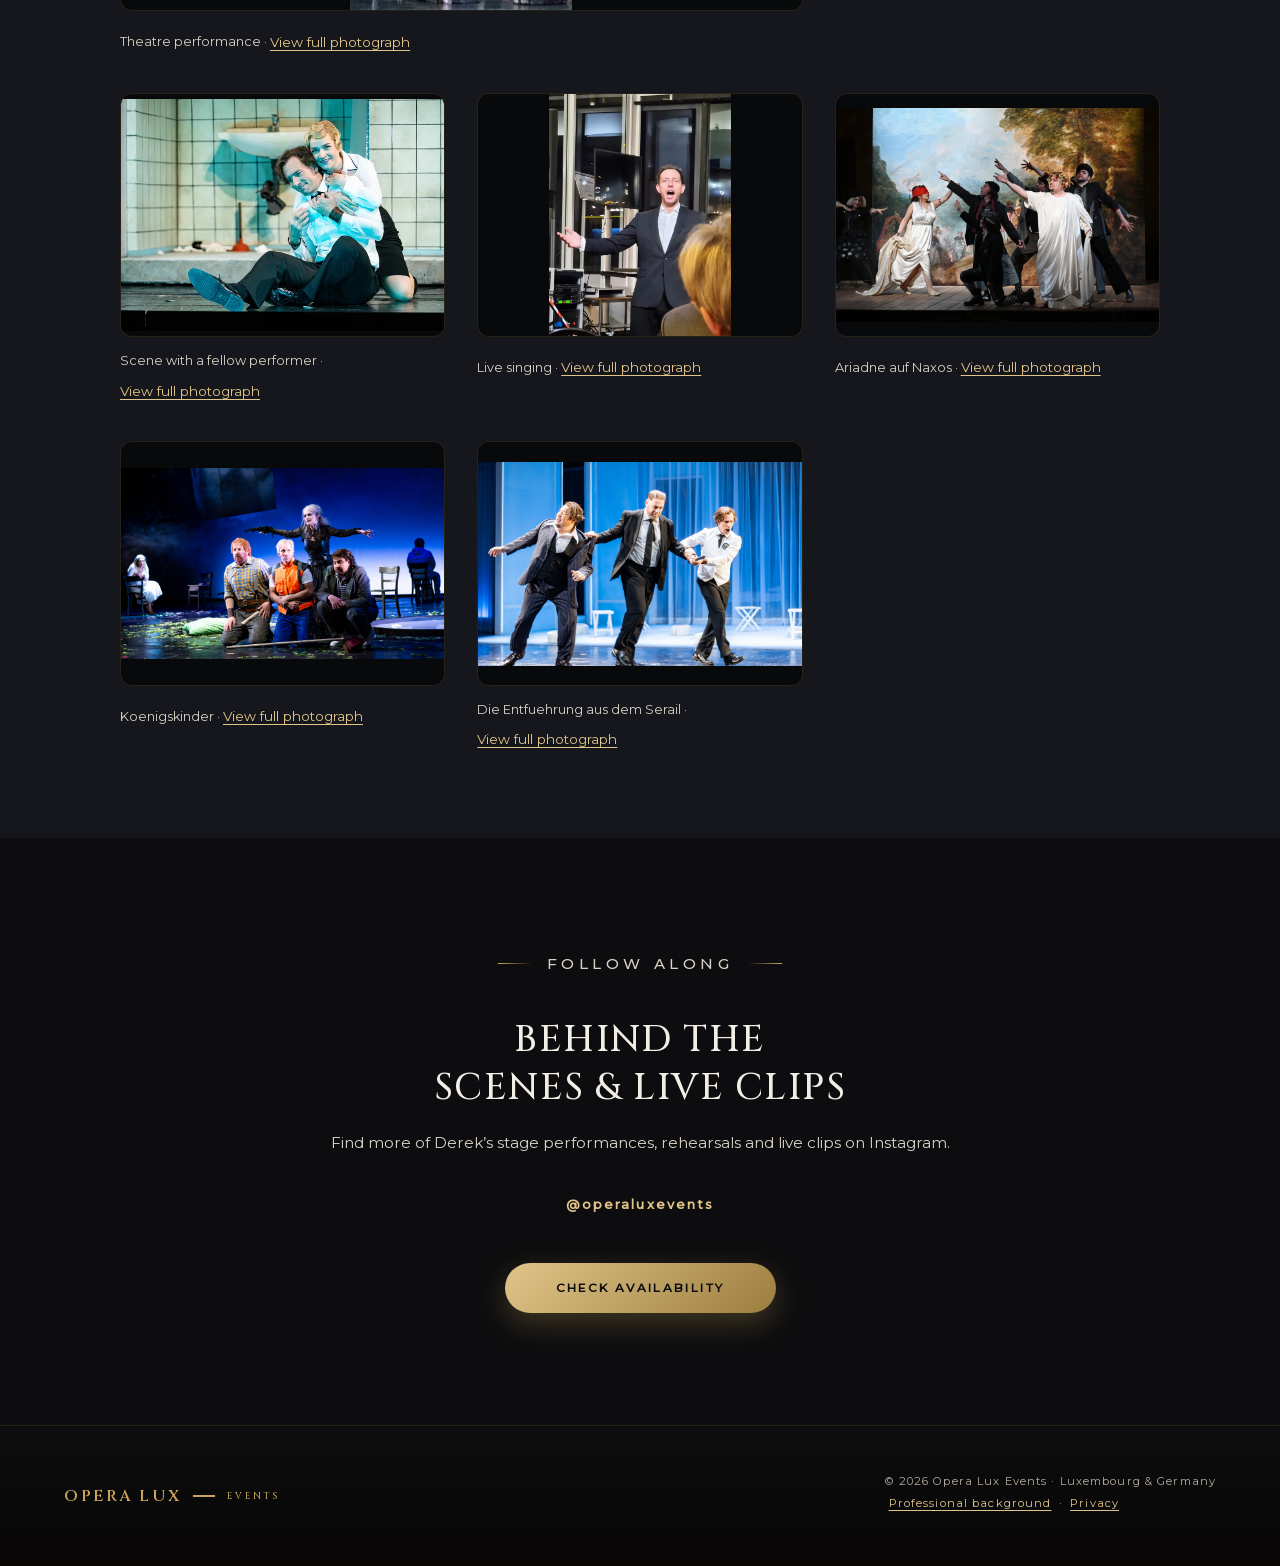
<file: gallery.html>
<!DOCTYPE html>

<html lang="en">
<head>
<meta charset="utf-8"/>
<meta content="width=device-width, initial-scale=1.0" name="viewport"/>
<title>Live Performance Videos &amp; Photos | Opera Lux Events</title>
<meta content="Watch Derek Rue perform live and explore real stage photographs. Preview the voice before planning your corporate event, gala or private celebration." name="description"/>
<meta content="#0D0D0F" name="theme-color"/>
<link href="https://operaluxevents.com/gallery.html" rel="canonical"/>
<meta content="website" property="og:type"/>
<meta content="Opera Lux Events" property="og:site_name"/>
<meta content="en_GB" property="og:locale"/>
<meta content="Live Performance Videos &amp; Photos | Opera Lux Events" property="og:title"/>
<meta content="Watch Derek Rue perform live and explore real stage photographs. Preview the voice before planning your corporate event, gala or private celebration." property="og:description"/>
<meta content="https://operaluxevents.com/gallery.html" property="og:url"/>
<meta content="https://operaluxevents.com/brand/social-card.jpg" property="og:image"/>
<meta content="1200" property="og:image:width"/>
<meta content="630" property="og:image:height"/>
<meta content="Opera Lux Events: live opera for events in Luxembourg and Germany. Derek Rue performing live." property="og:image:alt"/>
<meta content="summary_large_image" name="twitter:card"/>
<meta content="Live Performance Videos &amp; Photos | Opera Lux Events" name="twitter:title"/>
<meta content="Watch Derek Rue perform live and explore real stage photographs. Preview the voice before planning your corporate event, gala or private celebration." name="twitter:description"/>
<meta content="https://operaluxevents.com/brand/social-card.jpg" name="twitter:image"/>
<script type="application/ld+json">{"@context": "https://schema.org", "@graph": [{"@type": ["PerformingGroup", "LocalBusiness"], "@id": "https://operaluxevents.com/#organisation", "name": "Opera Lux Events", "url": "https://operaluxevents.com/", "email": "agency@operaluxevents.com", "description": "Live opera, operetta, musical theatre and crossover for corporate events, galas and private celebrations.", "image": "https://operaluxevents.com/brand/social-card.jpg", "areaServed": [{"@type": "Country", "name": "Luxembourg"}, {"@type": "Country", "name": "Germany"}], "founder": {"@id": "https://operaluxevents.com/#derek-rue"}, "sameAs": ["https://www.instagram.com/operaluxevents/"], "hasOfferCatalog": {"@type": "OfferCatalog", "name": "Live performances for events", "itemListElement": [{"@type": "Offer", "url": "https://operaluxevents.com/#contact", "itemOffered": {"@type": "Service", "name": "Corporate gala and reception performance", "serviceType": "Live musical performance", "provider": {"@id": "https://operaluxevents.com/#organisation"}}}, {"@type": "Offer", "url": "https://operaluxevents.com/#contact", "itemOffered": {"@type": "Service", "name": "Restaurant, hotel and wedding performance", "serviceType": "Live musical performance", "provider": {"@id": "https://operaluxevents.com/#organisation"}}}, {"@type": "Offer", "url": "https://operaluxevents.com/#contact", "itemOffered": {"@type": "Service", "name": "Concert programme", "serviceType": "Live musical performance", "provider": {"@id": "https://operaluxevents.com/#organisation"}}}, {"@type": "Offer", "url": "https://operaluxevents.com/#contact", "itemOffered": {"@type": "Service", "name": "Duo performance upon request", "serviceType": "Live musical performance", "provider": {"@id": "https://operaluxevents.com/#organisation"}}}]}}, {"@type": "Person", "@id": "https://operaluxevents.com/#derek-rue", "name": "Derek Rue", "jobTitle": "Opera singer", "url": "https://operaluxevents.com/about.html", "sameAs": ["https://theater-trier.de/personen/derek-rue.html"]}, {"@type": "WebPage", "@id": "https://operaluxevents.com/gallery.html#webpage", "url": "https://operaluxevents.com/gallery.html", "name": "Live Performance Videos & Photos | Opera Lux Events", "description": "Watch Derek Rue perform live and explore real stage photographs. Preview the voice before planning your corporate event, gala or private celebration.", "inLanguage": "en", "about": {"@id": "https://operaluxevents.com/#organisation"}}]}</script>
<link href="brand/favicon-512.png" rel="icon" type="image/png"/>
<link href="brand/favicon-512.png" rel="apple-touch-icon"/>
<link as="font" crossorigin="" href="fonts/cinzel-600.woff2" rel="preload" type="font/woff2"/>
<link as="font" crossorigin="" href="fonts/montserrat-400.woff2" rel="preload" type="font/woff2"/>
<link href="styles.css" rel="stylesheet"/>
</head>
<body>
<a class="skip-link" href="#main">Skip to content</a>
<nav aria-label="Main navigation">
<a aria-label="Opera Lux Events" class="nav-logo brand-lockup" href="index.html"><span class="bl-main">Opera Lux</span><span aria-hidden="true" class="bl-rule"></span> <span class="bl-sub">Events</span></a>
<button aria-controls="navLinks" aria-expanded="false" class="menu-toggle" type="button">Menu</button>
<div class="nav-links" id="navLinks">
<a href="about.html">About</a>
<a href="performances.html">Performances</a>
<a aria-current="page" class="active" href="gallery.html">Gallery</a>
<a href="repertoire.html">Repertoire</a>
</div>
<a class="nav-cta" href="index.html#contact"><span class="cta-wide">Check availability</span><span class="cta-short">Check date</span></a>
</nav>
<main id="main">
<!-- PAGE HERO -->
<section class="page-hero">
<p class="section-label">Gallery &amp; Media</p>
<h1>Hear and see Derek perform</h1>
<p class="sub">Stage photographs and live performance recordings. Hear Derek before planning your event.</p>
</section>
<!-- PHOTO GRID -->
<section class="video-bg" id="video">
<div class="section-inner">
<p class="section-label">Video</p>
<h2>Watch Derek perform.</h2>
<div class="vidgrid">
<figure class="vidcard"><div class="vidframe"><video aria-describedby="performance-description" aria-label="Time to Say Goodbye: Derek Rue, soprano and orchestra at Porta Nigra" controls playsinline poster="images/porta-nigra-poster.jpg" preload="none" src="videos/opera-lux-porta-nigra-720.mp4"></video></div><figcaption class="vidcap"><strong>Time to Say Goodbye</strong>Live at the Porta Nigra, Trier · <a href="videos/opera-lux-porta-nigra-720.mp4">Open 720p video (8.6 MB)</a> · <a href="videos/opera-lux-porta-nigra.mp4">Full-resolution video (18.3 MB)</a></figcaption></figure>
<figure class="vidcard"><div class="vidframe" data-video-host><a class="video-facade" data-title="The Phantom of the Opera · Duet with soprano Silja Schindler" data-youtube="cOwJhvGLqI4" href="https://www.youtube.com/watch?v=cOwJhvGLqI4"><img alt="" decoding="async" loading="lazy" src="images/optimised/concert-640.webp" srcset="images/optimised/concert-400.webp 400w, images/optimised/concert-640.webp 640w" sizes="(max-width: 760px) 100vw, 50vw" width="640" height="853"/><span>Play The Phantom of the Opera<small>Connects to YouTube when played</small></span></a></div><button aria-label="Close YouTube player" class="video-close" hidden type="button">Close YouTube player</button><figcaption class="vidcap"><strong>The Phantom of the Opera</strong>Duet with soprano Silja Schindler · <a href="https://www.youtube.com/watch?v=cOwJhvGLqI4">Watch directly on YouTube</a></figcaption></figure>
<figure class="vidcard"><div class="vidframe" data-video-host><a class="video-facade" data-title="Granada · Agustín Lara" data-youtube="Oa_CQZI4YjQ" href="https://www.youtube.com/watch?v=Oa_CQZI4YjQ"><img alt="" decoding="async" loading="lazy" src="images/optimised/concert-640.webp" srcset="images/optimised/concert-400.webp 400w, images/optimised/concert-640.webp 640w" sizes="(max-width: 760px) 100vw, 50vw" width="640" height="853"/><span>Play Granada<small>Connects to YouTube when played</small></span></a></div><button aria-label="Close YouTube player" class="video-close" hidden type="button">Close YouTube player</button><figcaption class="vidcap"><strong>Granada</strong>Agustín Lara · <a href="https://www.youtube.com/watch?v=Oa_CQZI4YjQ">Watch directly on YouTube</a></figcaption></figure>
<figure class="vidcard"><div class="vidframe" data-video-host><a class="video-facade" data-title="Maria · West Side Story" data-youtube="exSxGI7hwdw" href="https://www.youtube.com/watch?v=exSxGI7hwdw"><img alt="" decoding="async" loading="lazy" src="images/optimised/concert-640.webp" srcset="images/optimised/concert-400.webp 400w, images/optimised/concert-640.webp 640w" sizes="(max-width: 760px) 100vw, 50vw" width="640" height="853"/><span>Play Maria<small>Connects to YouTube when played</small></span></a></div><button aria-label="Close YouTube player" class="video-close" hidden type="button">Close YouTube player</button><figcaption class="vidcap"><strong>Maria</strong>West Side Story · <a href="https://www.youtube.com/watch?v=exSxGI7hwdw">Watch directly on YouTube</a></figcaption></figure>
<figure class="vidcard"><div class="vidframe" data-video-host><a class="video-facade" data-title="Parla più piano · Love Theme from The Godfather" data-youtube="CkbCOOeT-vc" href="https://www.youtube.com/watch?v=CkbCOOeT-vc"><img alt="" decoding="async" loading="lazy" src="images/optimised/concert-640.webp" srcset="images/optimised/concert-400.webp 400w, images/optimised/concert-640.webp 640w" sizes="(max-width: 760px) 100vw, 50vw" width="640" height="853"/><span>Play Parla più piano<small>Connects to YouTube when played</small></span></a></div><button aria-label="Close YouTube player" class="video-close" hidden type="button">Close YouTube player</button><figcaption class="vidcap"><strong>Parla più piano</strong>Love Theme from The Godfather · <a href="https://www.youtube.com/watch?v=CkbCOOeT-vc">Watch directly on YouTube</a></figcaption></figure>
<figure class="vidcard"><div class="vidframe" data-video-host><a class="video-facade" data-title="Return to Love · Andrea Bocelli · duet with Becky Foster" data-youtube="jJEpNxh9lKE" href="https://www.youtube.com/watch?v=jJEpNxh9lKE"><img alt="" decoding="async" loading="lazy" src="images/optimised/concert-640.webp" srcset="images/optimised/concert-400.webp 400w, images/optimised/concert-640.webp 640w" sizes="(max-width: 760px) 100vw, 50vw" width="640" height="853"/><span>Play Return to Love<small>Connects to YouTube when played</small></span></a></div><button aria-label="Close YouTube player" class="video-close" hidden type="button">Close YouTube player</button><figcaption class="vidcap"><strong>Return to Love</strong>Andrea Bocelli · duet with Becky Foster · <a href="https://www.youtube.com/watch?v=jJEpNxh9lKE">Watch directly on YouTube</a></figcaption></figure>
<figure class="vidcard"><div class="vidframe" data-video-host><a class="video-facade" data-title="The Only Thing Missing is You · Original song · duet with Becky Foster" data-youtube="wHvJxZ1xzHk" href="https://www.youtube.com/watch?v=wHvJxZ1xzHk"><img alt="" decoding="async" loading="lazy" src="images/optimised/concert-640.webp" srcset="images/optimised/concert-400.webp 400w, images/optimised/concert-640.webp 640w" sizes="(max-width: 760px) 100vw, 50vw" width="640" height="853"/><span>Play The Only Thing Missing is You<small>Connects to YouTube when played</small></span></a></div><button aria-label="Close YouTube player" class="video-close" hidden type="button">Close YouTube player</button><figcaption class="vidcap"><strong>The Only Thing Missing is You</strong>Original song · duet with Becky Foster · <a href="https://www.youtube.com/watch?v=wHvJxZ1xzHk">Watch directly on YouTube</a></figcaption></figure>
<figure class="vidcard"><div class="vidframe" data-video-host><a class="video-facade" data-title="Basilio’s Aria · Mozart · The Marriage of Figaro" data-youtube="O5kPwtKmZSk" href="https://www.youtube.com/watch?v=O5kPwtKmZSk"><img alt="" decoding="async" loading="lazy" src="images/optimised/concert-640.webp" srcset="images/optimised/concert-400.webp 400w, images/optimised/concert-640.webp 640w" sizes="(max-width: 760px) 100vw, 50vw" width="640" height="853"/><span>Play Basilio’s Aria<small>Connects to YouTube when played</small></span></a></div><button aria-label="Close YouTube player" class="video-close" hidden type="button">Close YouTube player</button><figcaption class="vidcap"><strong>Basilio’s Aria</strong>Mozart · The Marriage of Figaro · <a href="https://www.youtube.com/watch?v=O5kPwtKmZSk">Watch directly on YouTube</a></figcaption></figure>
</div><div class="media-description" id="performance-description"><h3>About the concert recording</h3><p>Derek and a soprano sing Time to Say Goodbye on an outdoor stage at Porta Nigra in Trier, with orchestral accompaniment. The recording is a live concert excerpt with amplified singing. It illustrates Derek’s voice and duet work; it is not a recording of a corporate booking.</p><p>Solo Opera Lux event performances use recorded orchestral backing. A soprano can be requested for selected duets, subject to availability.</p></div>
<div style="text-align:center; margin-top: 3rem;">
<a class="btn-outline" href="https://www.instagram.com/operaluxevents/" rel="noopener" target="_blank">Watch on Instagram</a>
</div>
</div>
</section><section class="section" style="background: var(--white);">
<div class="section-inner">
<p class="section-label">Photography</p>
<h2>Moments from the stage.</h2>
<div class="photo-grid live-photo-grid">
<figure class="photo-item">
<a aria-label="Theatre performance: open full photograph" href="images/optimised/stage-solo.jpg"><picture><source sizes="(max-width: 768px) calc(100vw - 48px), (max-width: 1104px) calc((100vw - 80px) / 2), 512px" srcset="images/optimised/stage-solo-240.webp 240w, images/optimised/stage-solo-400.webp 400w, images/optimised/stage-solo-640.webp 640w, images/optimised/stage-solo-1200.webp 1200w, images/optimised/stage-solo-1381.webp 1381w" type="image/webp"/><img alt="Derek Rue performing on stage at Theater Trier" decoding="async" height="1855" loading="lazy" src="images/optimised/stage-solo.jpg" width="1381"/></picture></a><figcaption>Theatre performance · <a href="images/optimised/stage-solo.jpg">View full photograph</a></figcaption></figure>
<figure class="photo-item">
<a aria-label="Derek Rue: open full photograph" href="images/optimised/headshot-bw.jpg"><picture><source sizes="(max-width: 768px) calc(100vw - 48px), (max-width: 1104px) calc((100vw - 80px) / 2), 512px" srcset="images/optimised/headshot-bw-240.webp 240w, images/optimised/headshot-bw-400.webp 400w, images/optimised/headshot-bw-640.webp 640w, images/optimised/headshot-bw-1000.webp 1000w" type="image/webp"/><img alt="Portrait of solo singer Derek Rue" decoding="async" height="1498" loading="lazy" src="images/optimised/headshot-bw.jpg" width="1000"/></picture></a><figcaption>Derek Rue · <a href="images/optimised/headshot-bw.jpg">View full photograph</a></figcaption></figure>
<figure class="photo-item">
<a aria-label="Scene with a fellow performer: open full photograph" href="images/optimised/stage-duo.jpg"><picture><source sizes="(max-width: 768px) calc(100vw - 48px), (max-width: 1104px) calc((100vw - 80px) / 2), 512px" srcset="images/optimised/stage-duo-240.webp 240w, images/optimised/stage-duo-400.webp 400w, images/optimised/stage-duo-640.webp 640w, images/optimised/stage-duo-1200.webp 1200w, images/optimised/stage-duo-1800.webp 1800w" type="image/webp"/><img alt="Derek Rue seated on a theatre set with another performer" decoding="async" height="4572" loading="lazy" src="images/optimised/stage-duo.jpg" width="6364"/></picture></a><figcaption>Scene with a fellow performer · <a href="images/optimised/stage-duo.jpg">View full photograph</a></figcaption></figure>
<figure class="photo-item">
<a aria-label="Live singing: open full photograph" href="images/optimised/concert.jpg"><picture><source sizes="(max-width: 768px) calc(100vw - 48px), (max-width: 1104px) calc((100vw - 80px) / 2), 512px" srcset="images/optimised/concert-640.webp 640w, images/optimised/concert-1200.webp 1200w, images/optimised/concert-1536.webp 1536w" type="image/webp"/><img alt="Derek Rue singing in a suit at an indoor performance" decoding="async" height="2048" loading="lazy" src="images/optimised/concert.jpg" width="1536"/></picture></a><figcaption>Live singing · <a href="images/optimised/concert.jpg">View full photograph</a></figcaption></figure>
<figure class="photo-item"><a href="images/stage-ariadne.jpg" aria-label="Ariadne auf Naxos: open full photograph"><img src="images/stage-ariadne.jpg" alt="Derek Rue in Ariadne auf Naxos at Theater Trier" loading="lazy" decoding="async"/></a><figcaption>Ariadne auf Naxos · <a href="images/stage-ariadne.jpg">View full photograph</a></figcaption></figure>
<figure class="photo-item"><a href="images/stage-konigskinder.jpg" aria-label="Koenigskinder: open full photograph"><img src="images/stage-konigskinder.jpg" alt="Derek Rue in Koenigskinder at Theater Trier" loading="lazy" decoding="async"/></a><figcaption>Koenigskinder · <a href="images/stage-konigskinder.jpg">View full photograph</a></figcaption></figure>
<figure class="photo-item"><a href="images/stage-entfuhrung.jpg" aria-label="Die Entfuehrung aus dem Serail: open full photograph"><img src="images/stage-entfuhrung.jpg" alt="Derek Rue as Pedrillo in Die Entfuehrung aus dem Serail at Theater Trier" loading="lazy" decoding="async"/></a><figcaption>Die Entfuehrung aus dem Serail · <a href="images/stage-entfuhrung.jpg">View full photograph</a></figcaption></figure>
</div>
</div>
</section>
<!-- VIDEO SECTION -->

<!-- INSTAGRAM -->
<section class="insta-bg">
<div class="insta-inner">
<p class="section-label">Follow Along</p>
<h2>Behind the scenes &amp; live clips</h2>
<p>Find more of Derek’s stage performances, rehearsals and live clips on Instagram.</p>
<a class="insta-handle" href="https://www.instagram.com/operaluxevents/" rel="noopener" style="text-decoration:none;" target="_blank">@operaluxevents</a>
<br/>
<a class="btn" href="index.html#contact">Check availability</a>
</div>
</section>
</main>
<footer>
<div aria-label="Opera Lux Events" class="brand-lockup" role="img"><span class="bl-main">Opera Lux</span><span aria-hidden="true" class="bl-rule"></span> <span class="bl-sub">Events</span></div>
<p>© 2026 Opera Lux Events · Luxembourg &amp; Germany<br/><a href="testimonials.html">Professional background</a> · <a href="privacy.html">Privacy</a></p>
</footer>
<script defer="" src="main.js"></script>
</body>
</html>
</file>
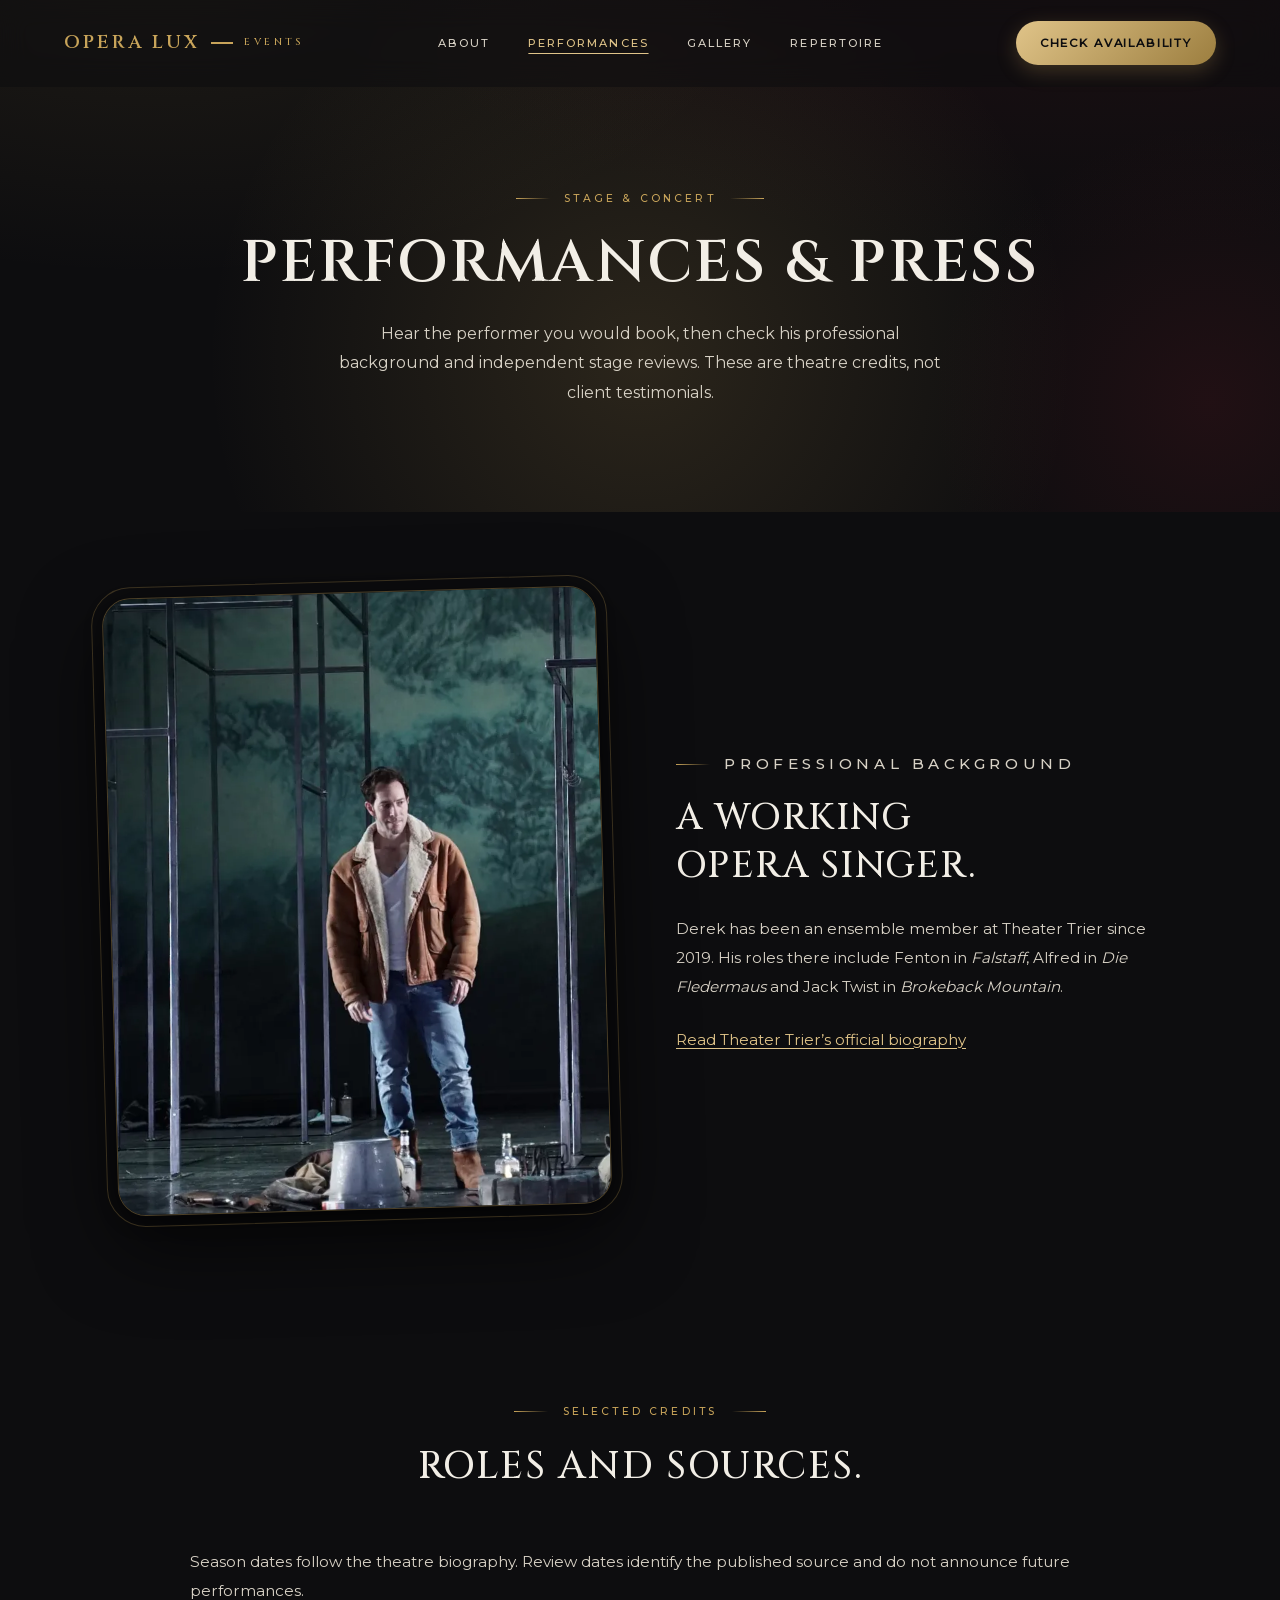
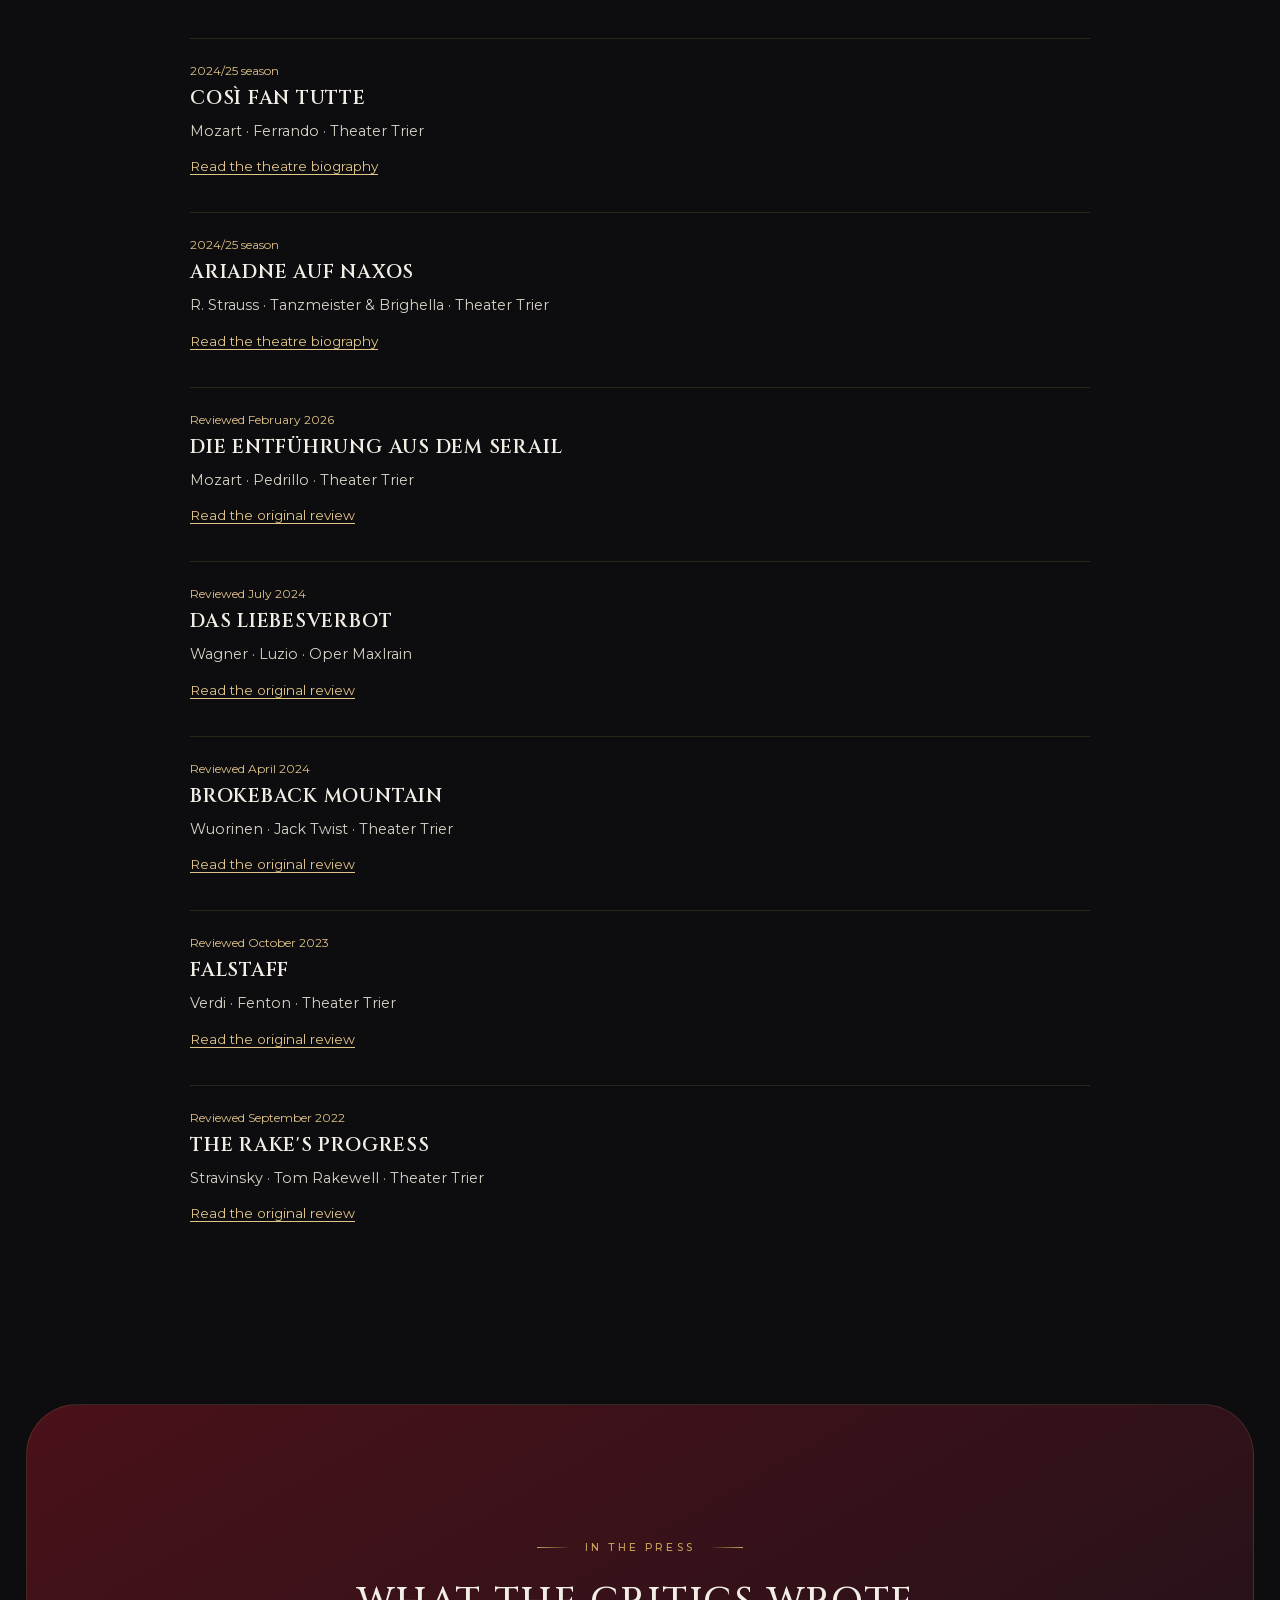
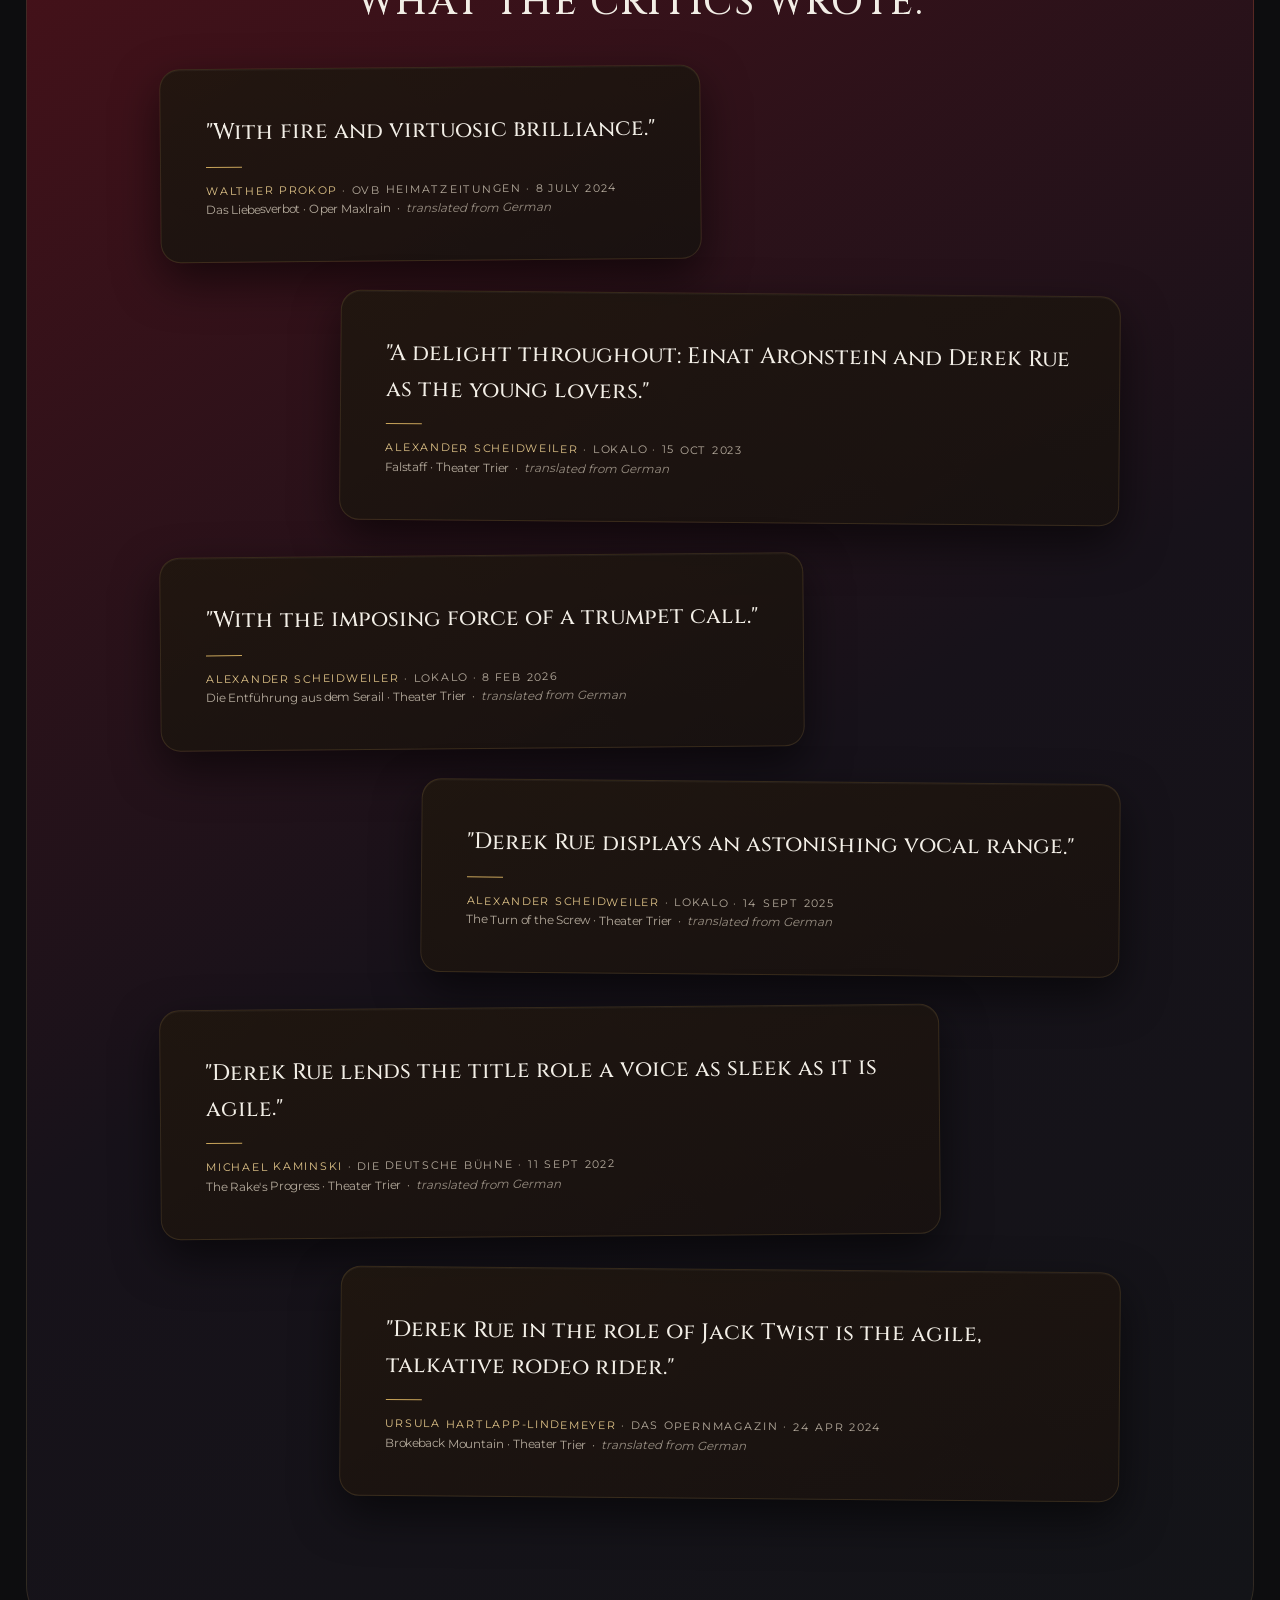
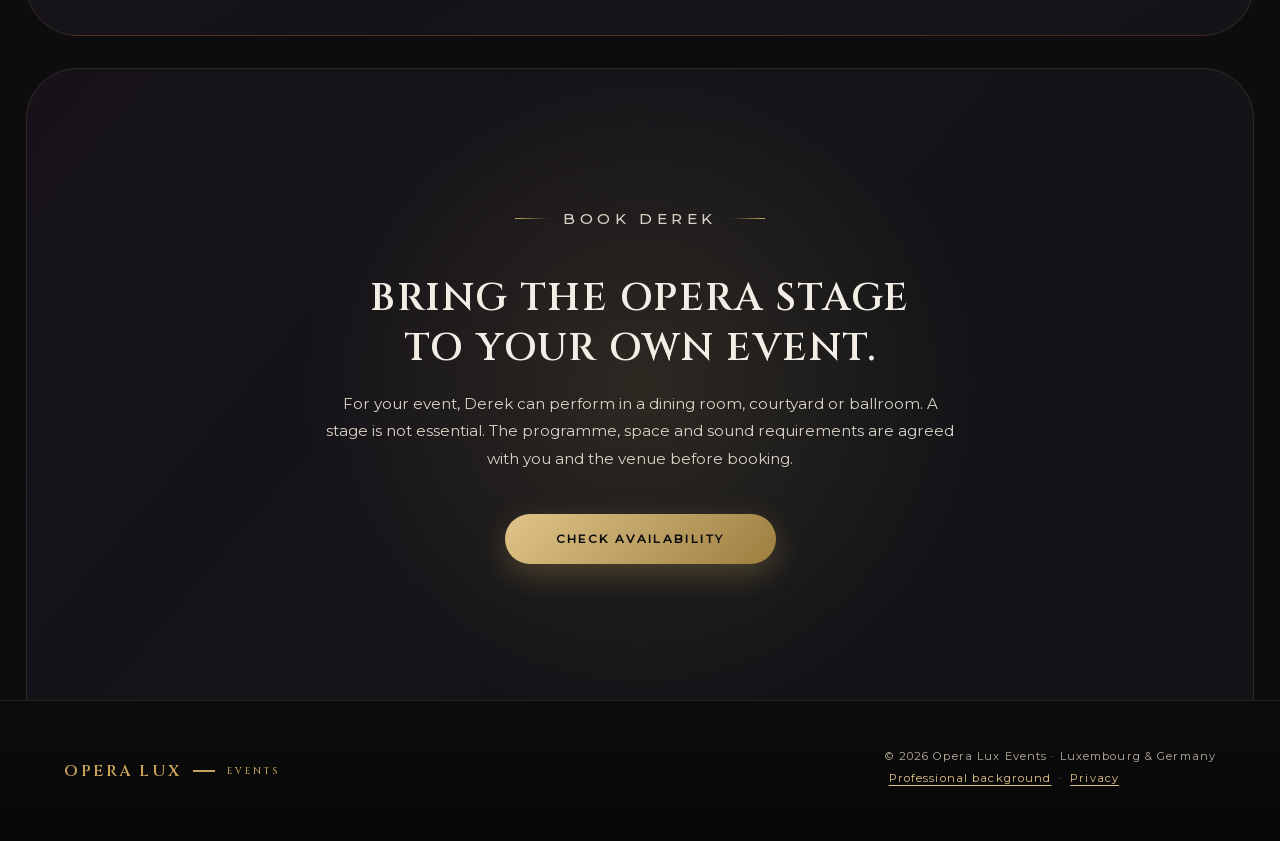
<file: performances.html>
<!DOCTYPE html>

<html lang="en">
<head>
<meta charset="utf-8"/>
<meta content="width=device-width, initial-scale=1.0" name="viewport"/>
<title>Derek Rue: Performances &amp; Press | Opera Lux Events</title>
<meta content="Explore Derek Rue’s stage credits and independently published press reviews. Hear the experience behind your Opera Lux event in Luxembourg or Germany." name="description"/>
<meta content="#0D0D0F" name="theme-color"/>
<link href="https://operaluxevents.com/performances.html" rel="canonical"/>
<meta content="website" property="og:type"/>
<meta content="Opera Lux Events" property="og:site_name"/>
<meta content="en_GB" property="og:locale"/>
<meta content="Derek Rue: Performances &amp; Press | Opera Lux Events" property="og:title"/>
<meta content="Explore Derek Rue’s stage credits and independently published press reviews. Hear the experience behind your Opera Lux event in Luxembourg or Germany." property="og:description"/>
<meta content="https://operaluxevents.com/performances.html" property="og:url"/>
<meta content="https://operaluxevents.com/brand/social-card.jpg" property="og:image"/>
<meta content="1200" property="og:image:width"/>
<meta content="630" property="og:image:height"/>
<meta content="Opera Lux Events: live opera for events in Luxembourg and Germany. Derek Rue performing live." property="og:image:alt"/>
<meta content="summary_large_image" name="twitter:card"/>
<meta content="Derek Rue: Performances &amp; Press | Opera Lux Events" name="twitter:title"/>
<meta content="Explore Derek Rue’s stage credits and independently published press reviews. Hear the experience behind your Opera Lux event in Luxembourg or Germany." name="twitter:description"/>
<meta content="https://operaluxevents.com/brand/social-card.jpg" name="twitter:image"/>
<script type="application/ld+json">{"@context": "https://schema.org", "@graph": [{"@type": ["PerformingGroup", "LocalBusiness"], "@id": "https://operaluxevents.com/#organisation", "name": "Opera Lux Events", "url": "https://operaluxevents.com/", "email": "agency@operaluxevents.com", "description": "Live opera, operetta, musical theatre and crossover for corporate events, galas and private celebrations.", "image": "https://operaluxevents.com/brand/social-card.jpg", "areaServed": [{"@type": "Country", "name": "Luxembourg"}, {"@type": "Country", "name": "Germany"}], "founder": {"@id": "https://operaluxevents.com/#derek-rue"}, "sameAs": ["https://www.instagram.com/operaluxevents/"], "hasOfferCatalog": {"@type": "OfferCatalog", "name": "Live performances for events", "itemListElement": [{"@type": "Offer", "url": "https://operaluxevents.com/#contact", "itemOffered": {"@type": "Service", "name": "Corporate gala and reception performance", "serviceType": "Live musical performance", "provider": {"@id": "https://operaluxevents.com/#organisation"}}}, {"@type": "Offer", "url": "https://operaluxevents.com/#contact", "itemOffered": {"@type": "Service", "name": "Restaurant, hotel and wedding performance", "serviceType": "Live musical performance", "provider": {"@id": "https://operaluxevents.com/#organisation"}}}, {"@type": "Offer", "url": "https://operaluxevents.com/#contact", "itemOffered": {"@type": "Service", "name": "Concert programme", "serviceType": "Live musical performance", "provider": {"@id": "https://operaluxevents.com/#organisation"}}}, {"@type": "Offer", "url": "https://operaluxevents.com/#contact", "itemOffered": {"@type": "Service", "name": "Duo performance upon request", "serviceType": "Live musical performance", "provider": {"@id": "https://operaluxevents.com/#organisation"}}}]}}, {"@type": "Person", "@id": "https://operaluxevents.com/#derek-rue", "name": "Derek Rue", "jobTitle": "Opera singer", "url": "https://operaluxevents.com/about.html", "sameAs": ["https://theater-trier.de/personen/derek-rue.html"]}, {"@type": "WebPage", "@id": "https://operaluxevents.com/performances.html#webpage", "url": "https://operaluxevents.com/performances.html", "name": "Derek Rue: Performances & Press | Opera Lux Events", "description": "Explore Derek Rue’s stage credits and independently published press reviews. Hear the experience behind your Opera Lux event in Luxembourg or Germany.", "inLanguage": "en", "about": {"@id": "https://operaluxevents.com/#organisation"}}]}</script>
<link href="brand/favicon-512.png" rel="icon" type="image/png"/>
<link href="brand/favicon-512.png" rel="apple-touch-icon"/>
<link as="font" crossorigin="" href="fonts/cinzel-600.woff2" rel="preload" type="font/woff2"/>
<link as="font" crossorigin="" href="fonts/montserrat-400.woff2" rel="preload" type="font/woff2"/>
<link href="styles.css" rel="stylesheet"/>
</head>
<body>
<a class="skip-link" href="#main">Skip to content</a>
<nav aria-label="Main navigation">
<a aria-label="Opera Lux Events" class="nav-logo brand-lockup" href="index.html"><span class="bl-main">Opera Lux</span><span aria-hidden="true" class="bl-rule"></span> <span class="bl-sub">Events</span></a>
<button aria-controls="navLinks" aria-expanded="false" class="menu-toggle" type="button">Menu</button>
<div class="nav-links" id="navLinks">
<a href="about.html">About</a>
<a aria-current="page" class="active" href="performances.html">Performances</a>
<a href="gallery.html">Gallery</a>
<a href="repertoire.html">Repertoire</a>
</div>
<a class="nav-cta" href="index.html#contact"><span class="cta-wide">Check availability</span><span class="cta-short">Check date</span></a>
</nav>
<main id="main">
<!-- PAGE HERO -->
<section class="page-hero">
<p class="section-label">Stage &amp; Concert</p>
<h1>Performances &amp; Press</h1>
<p class="sub">Hear the performer you would book, then check his professional background and independent stage reviews. These are theatre credits, not client testimonials.</p>
</section>
<!-- NOW / UPCOMING -->
<section class="now-wrap">
<div class="now-inner">
<picture><source sizes="(max-width: 768px) calc(100vw - 48px), (max-width: 1200px) 45vw, 620px" srcset="images/optimised/stage-solo-640.webp 640w, images/optimised/stage-solo-1200.webp 1200w, images/optimised/stage-solo-1381.webp 1381w" type="image/webp"/><img alt="Derek Rue performing on stage" class="now-photo" decoding="async" height="1855" loading="eager" src="images/optimised/stage-solo.jpg" width="1381"/></picture>
<div class="now-copy"><p class="section-label">Professional background</p><h2>A working opera singer.</h2><p>Derek has been an ensemble member at Theater Trier since 2019. His roles there include Fenton in <em>Falstaff</em>, Alfred in <em>Die Fledermaus</em> and Jack Twist in <em>Brokeback Mountain</em>.</p><p class="source-link"><a href="https://theater-trier.de/personen/derek-rue.html">Read Theater Trier’s official biography</a></p></div>
</div>
</section>
<!-- TIMELINE -->
<section class="timeline-wrap">
<div class="timeline-inner"><p class="section-label">Selected credits</p><h2>Roles and sources.</h2><p class="credits-note">Season dates follow the theatre biography. Review dates identify the published source and do not announce future performances.</p><div class="credit-row"><p class="credit-date">2024/25 season</p><h3>Così fan tutte</h3><p>Mozart · Ferrando · Theater Trier</p><a href="https://theater-trier.de/personen/derek-rue.html">Read the theatre biography</a></div><div class="credit-row"><p class="credit-date">2024/25 season</p><h3>Ariadne auf Naxos</h3><p>R. Strauss · Tanzmeister &amp; Brighella · Theater Trier</p><a href="https://theater-trier.de/personen/derek-rue.html">Read the theatre biography</a></div><div class="credit-row"><p class="credit-date">Reviewed February 2026</p><h3>Die Entführung aus dem Serail</h3><p>Mozart · Pedrillo · Theater Trier</p><a href="https://lokalo.de/artikel/401453/bocksdaemonen-zerren-am-bett-die-entfuehrung-aus-dem-serail-am-theater-trier/">Read the original review</a></div><div class="credit-row"><p class="credit-date">Reviewed July 2024</p><h3>Das Liebesverbot</h3><p>Wagner · Luzio · Oper Maxlrain</p><a href="https://www.ovb-online.de/rosenheim/kultur/maxlrain-liebe-verboten-vergnuegen-garantiert-eine-ganz-andere-wagner-oper-in-der-reithalle-93176266.html">Read the original review</a></div><div class="credit-row"><p class="credit-date">Reviewed April 2024</p><h3>Brokeback Mountain</h3><p>Wuorinen · Jack Twist · Theater Trier</p><a href="https://opernmagazin.de/mit-der-wucht-einer-griechischen-tragoedie-brokeback-mountain-ueberzeugt-als-oper-in-trier/">Read the original review</a></div><div class="credit-row"><p class="credit-date">Reviewed October 2023</p><h3>Falstaff</h3><p>Verdi · Fenton · Theater Trier</p><a href="https://lokalo.de/artikel/308804/karneval-in-venedig-verdis-falstaff-am-theater-trier/">Read the original review</a></div><div class="credit-row"><p class="credit-date">Reviewed September 2022</p><h3>The Rake's Progress</h3><p>Stravinsky · Tom Rakewell · Theater Trier</p><a href="https://www.die-deutsche-buehne.de/kritiken/babylon-london/">Read the original review</a></div></div>
</section>
<!-- PRESS -->
<section class="press-wrap">
<div class="press-inner">
<p class="section-label">In the Press</p>
<h2>What the critics wrote.</h2>
<div class="press-grid">
<div class="press-card">
<p class="press-quote">"With fire and virtuosic brilliance."</p>
<div class="press-divider"></div>
<p class="press-src"><a href="https://www.ovb-online.de/rosenheim/kultur/maxlrain-liebe-verboten-vergnuegen-garantiert-eine-ganz-andere-wagner-oper-in-der-reithalle-93176266.html" rel="noopener" target="_blank">Walther Prokop <span>· OVB Heimatzeitungen · 8 July 2024</span></a></p>
<p class="press-work">Das Liebesverbot · Oper Maxlrain  ·  <span class="press-tr">translated from German</span></p>
</div>
<div class="press-card">
<p class="press-quote">"A delight throughout: Einat Aronstein and Derek Rue as the young lovers."</p>
<div class="press-divider"></div>
<p class="press-src"><a href="https://lokalo.de/artikel/308804/karneval-in-venedig-verdis-falstaff-am-theater-trier/" rel="noopener" target="_blank">Alexander Scheidweiler <span>· Lokalo · 15 Oct 2023</span></a></p>
<p class="press-work">Falstaff · Theater Trier  ·  <span class="press-tr">translated from German</span></p>
</div>
<div class="press-card">
<p class="press-quote">"With the imposing force of a trumpet call."</p>
<div class="press-divider"></div>
<p class="press-src"><a href="https://lokalo.de/artikel/401453/bocksdaemonen-zerren-am-bett-die-entfuehrung-aus-dem-serail-am-theater-trier/" rel="noopener" target="_blank">Alexander Scheidweiler <span>· Lokalo · 8 Feb 2026</span></a></p>
<p class="press-work">Die Entführung aus dem Serail · Theater Trier  ·  <span class="press-tr">translated from German</span></p>
</div>
<div class="press-card">
<p class="press-quote">"Derek Rue displays an astonishing vocal range."</p>
<div class="press-divider"></div>
<p class="press-src"><a href="https://lokalo.de/artikel/380765/psychothriller-packend-inszeniert-the-turn-of-the-screw-am-theater-trier/" rel="noopener" target="_blank">Alexander Scheidweiler <span>· Lokalo · 14 Sept 2025</span></a></p>
<p class="press-work">The Turn of the Screw · Theater Trier  ·  <span class="press-tr">translated from German</span></p>
</div>
<div class="press-card">
<p class="press-quote">"Derek Rue lends the title role a voice as sleek as it is agile."</p>
<div class="press-divider"></div>
<p class="press-src"><a href="https://www.die-deutsche-buehne.de/kritiken/babylon-london/" rel="noopener" target="_blank">Michael Kaminski <span>· Die Deutsche Bühne · 11 Sept 2022</span></a></p>
<p class="press-work">The Rake's Progress · Theater Trier  ·  <span class="press-tr">translated from German</span></p>
</div>
<div class="press-card">
<p class="press-quote">"Derek Rue in the role of Jack Twist is the agile, talkative rodeo rider."</p>
<div class="press-divider"></div>
<p class="press-src"><a href="https://opernmagazin.de/mit-der-wucht-einer-griechischen-tragoedie-brokeback-mountain-ueberzeugt-als-oper-in-trier/" rel="noopener" target="_blank">Ursula Hartlapp-Lindemeyer <span>· Das Opernmagazin · 24 Apr 2024</span></a></p>
<p class="press-work">Brokeback Mountain · Theater Trier  ·  <span class="press-tr">translated from German</span></p>
</div>
</div>
</div>
</section>
<!-- CTA -->
<section class="cta-bg">
<div class="cta-inner">
<p class="section-label">Book Derek</p>
<h2>Bring the opera stage<br/>to your own event.</h2>
<p>For your event, Derek can perform in a dining room, courtyard or ballroom. A stage is not essential. The programme, space and sound requirements are agreed with you and the venue before booking.</p>
<a class="btn" href="index.html#contact">Check availability</a>
</div>
</section>
</main>
<footer>
<div aria-label="Opera Lux Events" class="brand-lockup" role="img"><span class="bl-main">Opera Lux</span><span aria-hidden="true" class="bl-rule"></span> <span class="bl-sub">Events</span></div>
<p>© 2026 Opera Lux Events · Luxembourg &amp; Germany<br/><a href="testimonials.html">Professional background</a> · <a href="privacy.html">Privacy</a></p>
</footer>
<script defer="" src="main.js"></script>
</body>
</html>
</file>
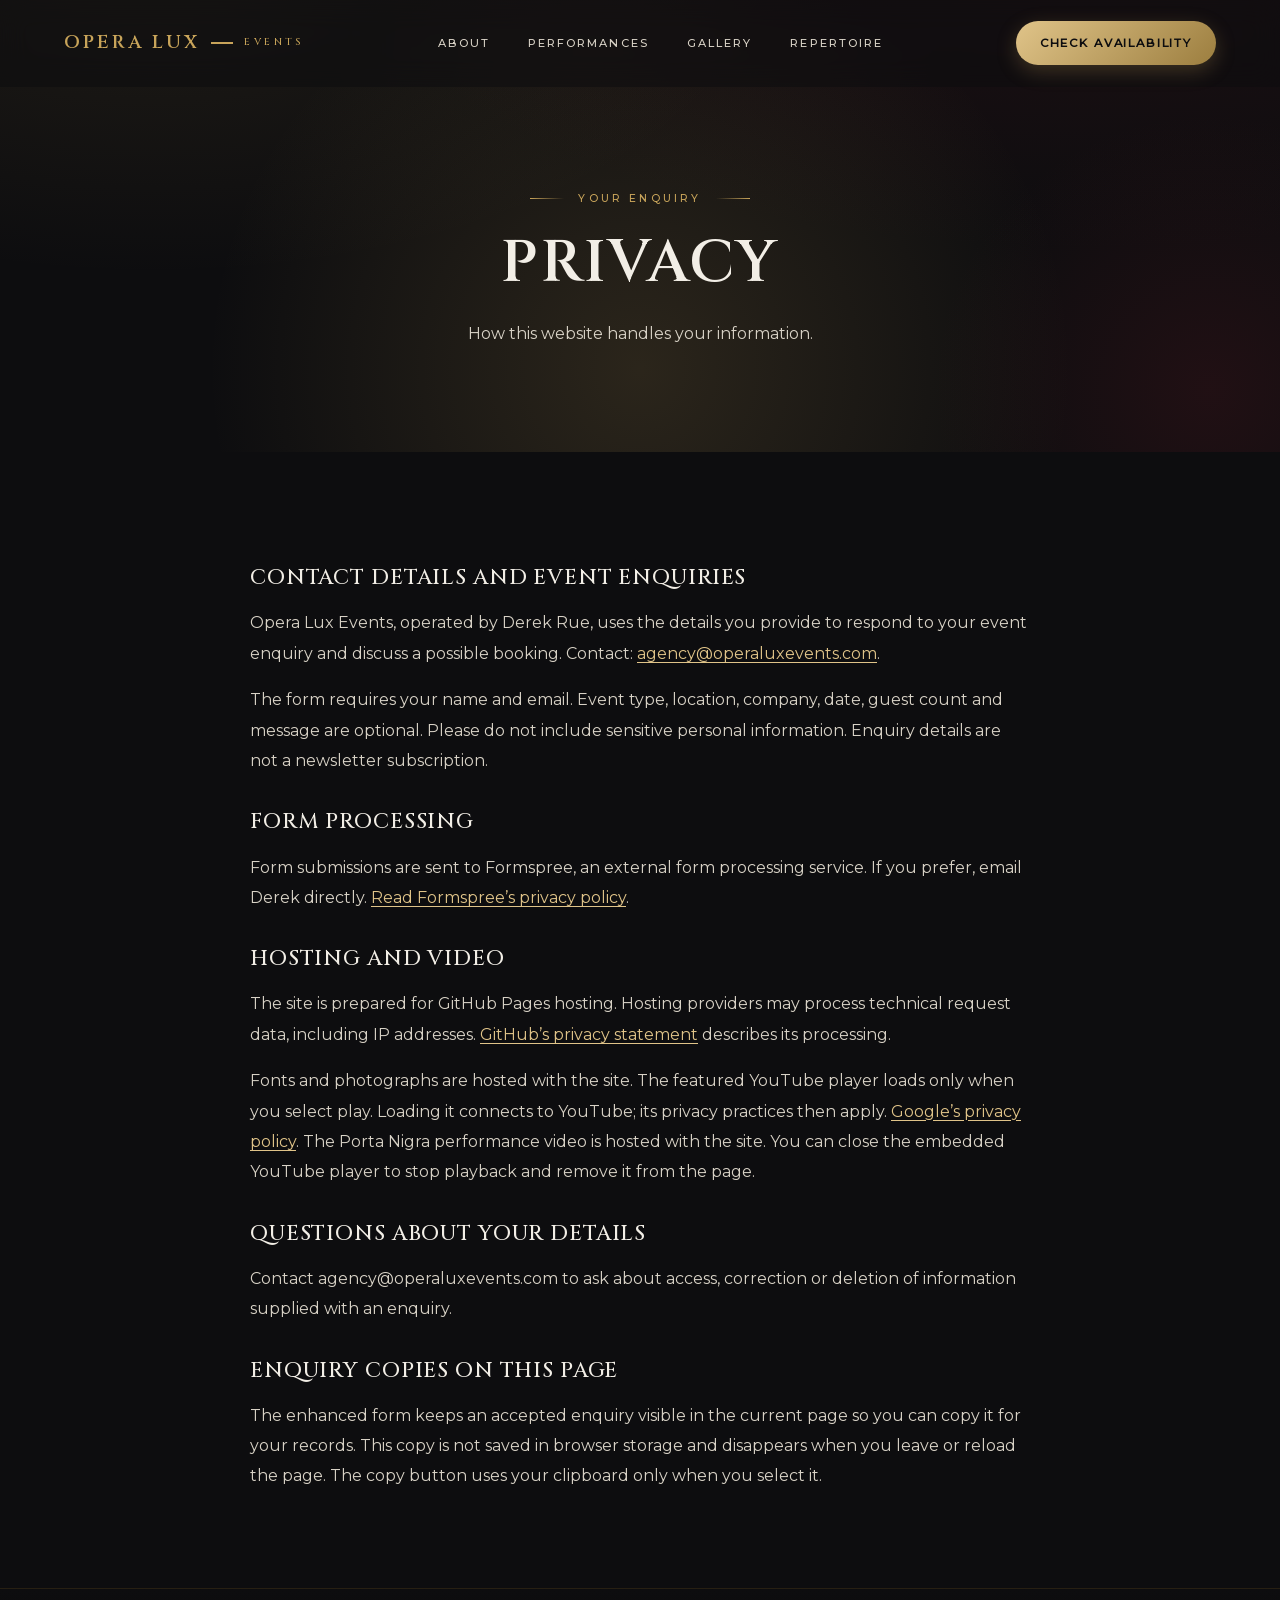
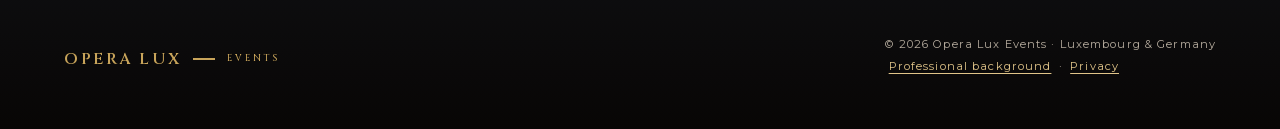
<file: privacy.html>
<!DOCTYPE html>

<html lang="en">
<head>
<meta charset="utf-8"/>
<meta content="width=device-width, initial-scale=1.0" name="viewport"/>
<title>Privacy | Opera Lux Events</title>
<meta content="How Opera Lux Events handles event enquiries, hosting and video playback." name="description"/>
<meta content="#0D0D0F" name="theme-color"/>
<link href="https://operaluxevents.com/privacy.html" rel="canonical"/>
<meta content="website" property="og:type"/>
<meta content="Opera Lux Events" property="og:site_name"/>
<meta content="en_GB" property="og:locale"/>
<meta content="Privacy | Opera Lux Events" property="og:title"/>
<meta content="How Opera Lux Events handles event enquiries, hosting and video playback." property="og:description"/>
<meta content="https://operaluxevents.com/privacy.html" property="og:url"/>
<meta content="https://operaluxevents.com/brand/social-card.jpg" property="og:image"/>
<meta content="1200" property="og:image:width"/>
<meta content="630" property="og:image:height"/>
<meta content="Opera Lux Events: live opera for events in Luxembourg and Germany. Derek Rue performing live." property="og:image:alt"/>
<meta content="summary_large_image" name="twitter:card"/>
<meta content="Privacy | Opera Lux Events" name="twitter:title"/>
<meta content="How Opera Lux Events handles event enquiries, hosting and video playback." name="twitter:description"/>
<meta content="https://operaluxevents.com/brand/social-card.jpg" name="twitter:image"/>
<script type="application/ld+json">{"@context": "https://schema.org", "@graph": [{"@type": ["PerformingGroup", "LocalBusiness"], "@id": "https://operaluxevents.com/#organisation", "name": "Opera Lux Events", "url": "https://operaluxevents.com/", "email": "agency@operaluxevents.com", "description": "Live opera, operetta, musical theatre and crossover for corporate events, galas and private celebrations.", "image": "https://operaluxevents.com/brand/social-card.jpg", "areaServed": [{"@type": "Country", "name": "Luxembourg"}, {"@type": "Country", "name": "Germany"}], "founder": {"@id": "https://operaluxevents.com/#derek-rue"}, "sameAs": ["https://www.instagram.com/operaluxevents/"], "hasOfferCatalog": {"@type": "OfferCatalog", "name": "Live performances for events", "itemListElement": [{"@type": "Offer", "url": "https://operaluxevents.com/#contact", "itemOffered": {"@type": "Service", "name": "Corporate gala and reception performance", "serviceType": "Live musical performance", "provider": {"@id": "https://operaluxevents.com/#organisation"}}}, {"@type": "Offer", "url": "https://operaluxevents.com/#contact", "itemOffered": {"@type": "Service", "name": "Restaurant, hotel and wedding performance", "serviceType": "Live musical performance", "provider": {"@id": "https://operaluxevents.com/#organisation"}}}, {"@type": "Offer", "url": "https://operaluxevents.com/#contact", "itemOffered": {"@type": "Service", "name": "Concert programme", "serviceType": "Live musical performance", "provider": {"@id": "https://operaluxevents.com/#organisation"}}}, {"@type": "Offer", "url": "https://operaluxevents.com/#contact", "itemOffered": {"@type": "Service", "name": "Duo performance upon request", "serviceType": "Live musical performance", "provider": {"@id": "https://operaluxevents.com/#organisation"}}}]}}, {"@type": "Person", "@id": "https://operaluxevents.com/#derek-rue", "name": "Derek Rue", "jobTitle": "Opera singer", "url": "https://operaluxevents.com/about.html", "sameAs": ["https://theater-trier.de/personen/derek-rue.html"]}, {"@type": "WebPage", "@id": "https://operaluxevents.com/privacy.html#webpage", "url": "https://operaluxevents.com/privacy.html", "name": "Privacy | Opera Lux Events", "description": "How Opera Lux Events handles event enquiries, hosting and video playback.", "inLanguage": "en", "about": {"@id": "https://operaluxevents.com/#organisation"}}]}</script>
<link href="brand/favicon-512.png" rel="icon" type="image/png"/>
<link href="brand/favicon-512.png" rel="apple-touch-icon"/>
<link as="font" crossorigin="" href="fonts/cinzel-600.woff2" rel="preload" type="font/woff2"/>
<link as="font" crossorigin="" href="fonts/montserrat-400.woff2" rel="preload" type="font/woff2"/>
<link href="styles.css" rel="stylesheet"/>
</head>
<body>
<a class="skip-link" href="#main">Skip to content</a>
<nav aria-label="Main navigation">
<a aria-label="Opera Lux Events" class="nav-logo brand-lockup" href="index.html"><span class="bl-main">Opera Lux</span><span aria-hidden="true" class="bl-rule"></span> <span class="bl-sub">Events</span></a>
<button aria-controls="navLinks" aria-expanded="false" class="menu-toggle" type="button">Menu</button>
<div class="nav-links" id="navLinks">
<a href="about.html">About</a>
<a href="performances.html">Performances</a>
<a href="gallery.html">Gallery</a>
<a href="repertoire.html">Repertoire</a>
</div>
<a class="nav-cta" href="index.html#contact"><span class="cta-wide">Check availability</span><span class="cta-short">Check date</span></a>
</nav>
<main id="main">
<section class="page-hero"><p class="section-label">Your enquiry</p><h1>Privacy</h1><p class="sub">How this website handles your information.</p></section>
<section class="section"><div class="section-inner legal-copy">
<h2>Contact details and event enquiries</h2>
<p>Opera Lux Events, operated by Derek Rue, uses the details you provide to respond to your event enquiry and discuss a possible booking. Contact: <a href="mailto:agency@operaluxevents.com">agency@operaluxevents.com</a>.</p>
<p>The form requires your name and email. Event type, location, company, date, guest count and message are optional. Please do not include sensitive personal information. Enquiry details are not a newsletter subscription.</p>
<h2>Form processing</h2>
<p>Form submissions are sent to Formspree, an external form processing service. If you prefer, email Derek directly. <a href="https://formspree.io/legal/privacy-policy/">Read Formspree’s privacy policy</a>.</p>
<h2>Hosting and video</h2>
<p>The site is prepared for GitHub Pages hosting. Hosting providers may process technical request data, including IP addresses. <a href="https://docs.github.com/en/site-policy/privacy-policies/github-general-privacy-statement">GitHub’s privacy statement</a> describes its processing.</p>
<p>Fonts and photographs are hosted with the site. The featured YouTube player loads only when you select play. Loading it connects to YouTube; its privacy practices then apply. <a href="https://policies.google.com/privacy">Google’s privacy policy</a>. The Porta Nigra performance video is hosted with the site. You can close the embedded YouTube player to stop playback and remove it from the page.</p>
<h2>Questions about your details</h2>
<p>Contact agency@operaluxevents.com to ask about access, correction or deletion of information supplied with an enquiry.</p>
<h2>Enquiry copies on this page</h2><p>The enhanced form keeps an accepted enquiry visible in the current page so you can copy it for your records. This copy is not saved in browser storage and disappears when you leave or reload the page. The copy button uses your clipboard only when you select it.</p></div></section>
</main>
<footer>
<div aria-label="Opera Lux Events" class="brand-lockup" role="img"><span class="bl-main">Opera Lux</span><span aria-hidden="true" class="bl-rule"></span> <span class="bl-sub">Events</span></div>
<p>© 2026 Opera Lux Events · Luxembourg &amp; Germany<br/><a href="testimonials.html">Professional background</a> · <a href="privacy.html">Privacy</a></p>
</footer>
<script defer="" src="main.js"></script>
</body>
</html>
</file>
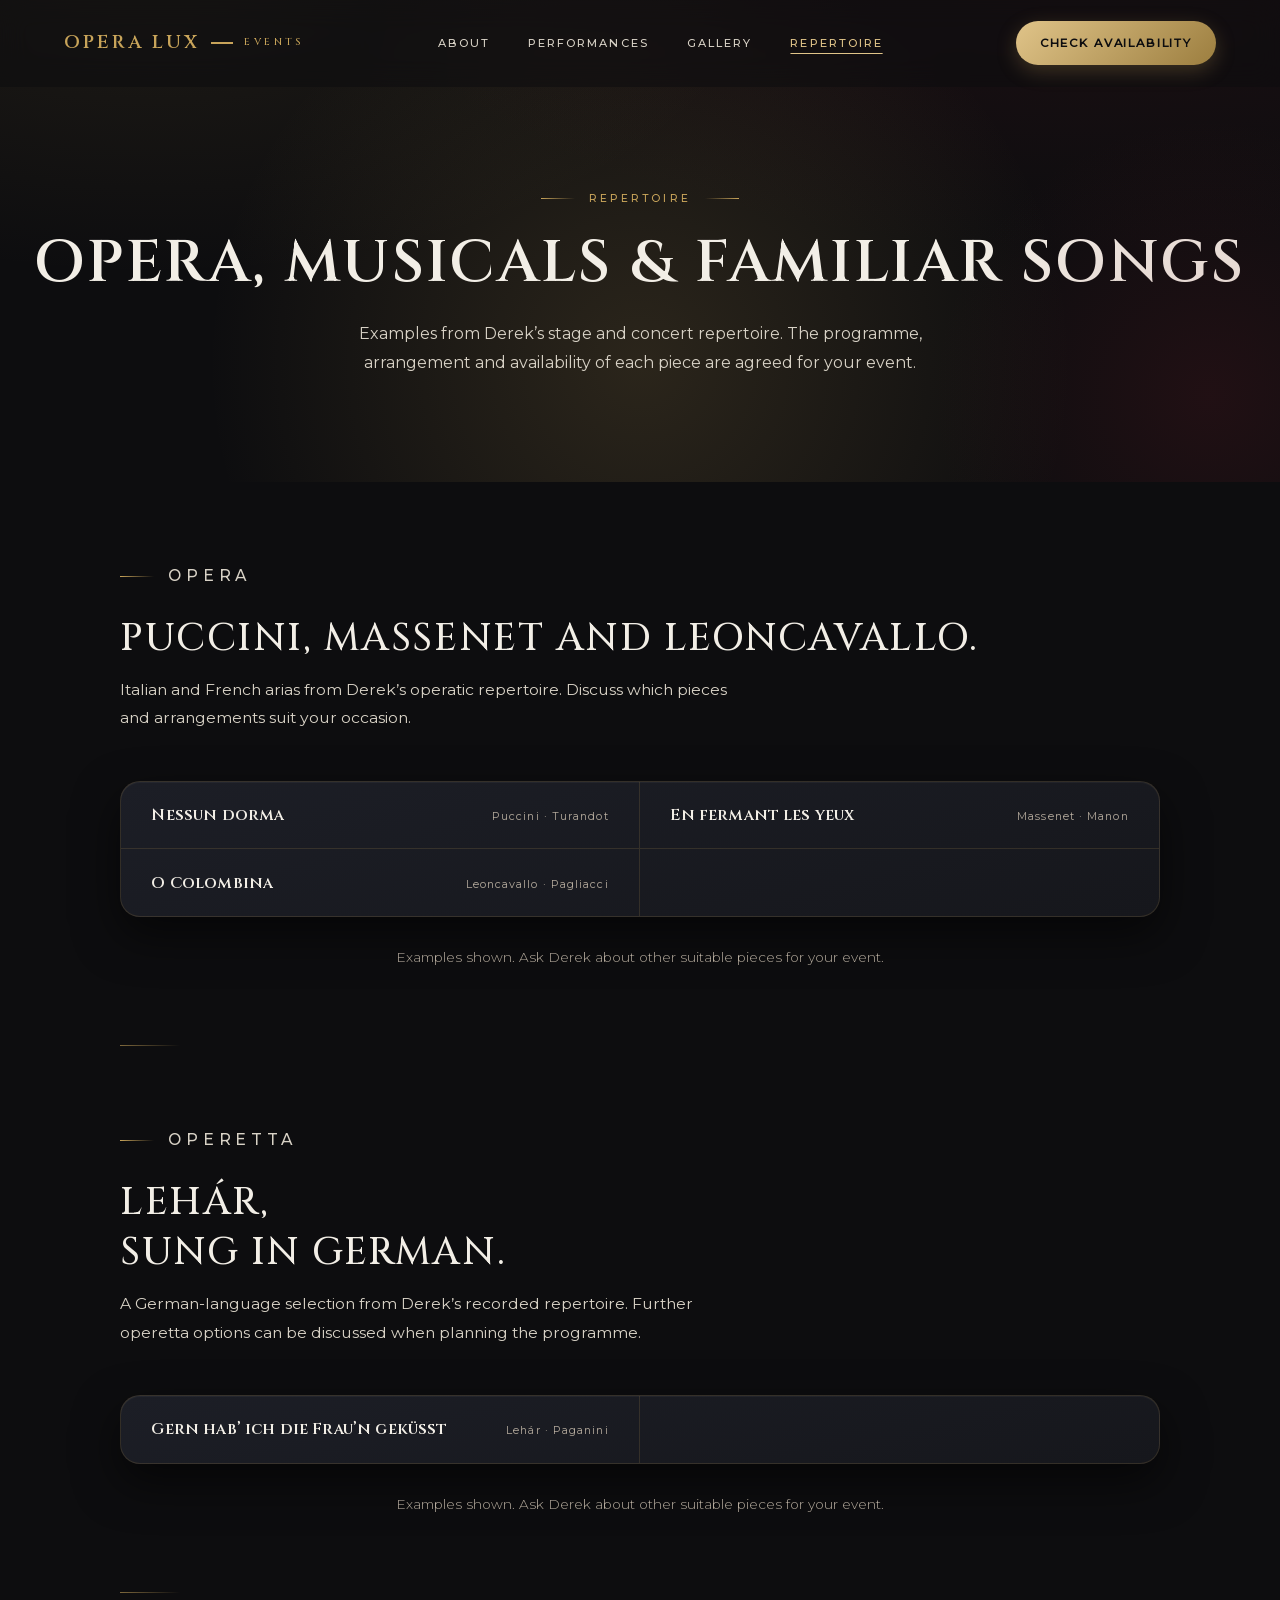
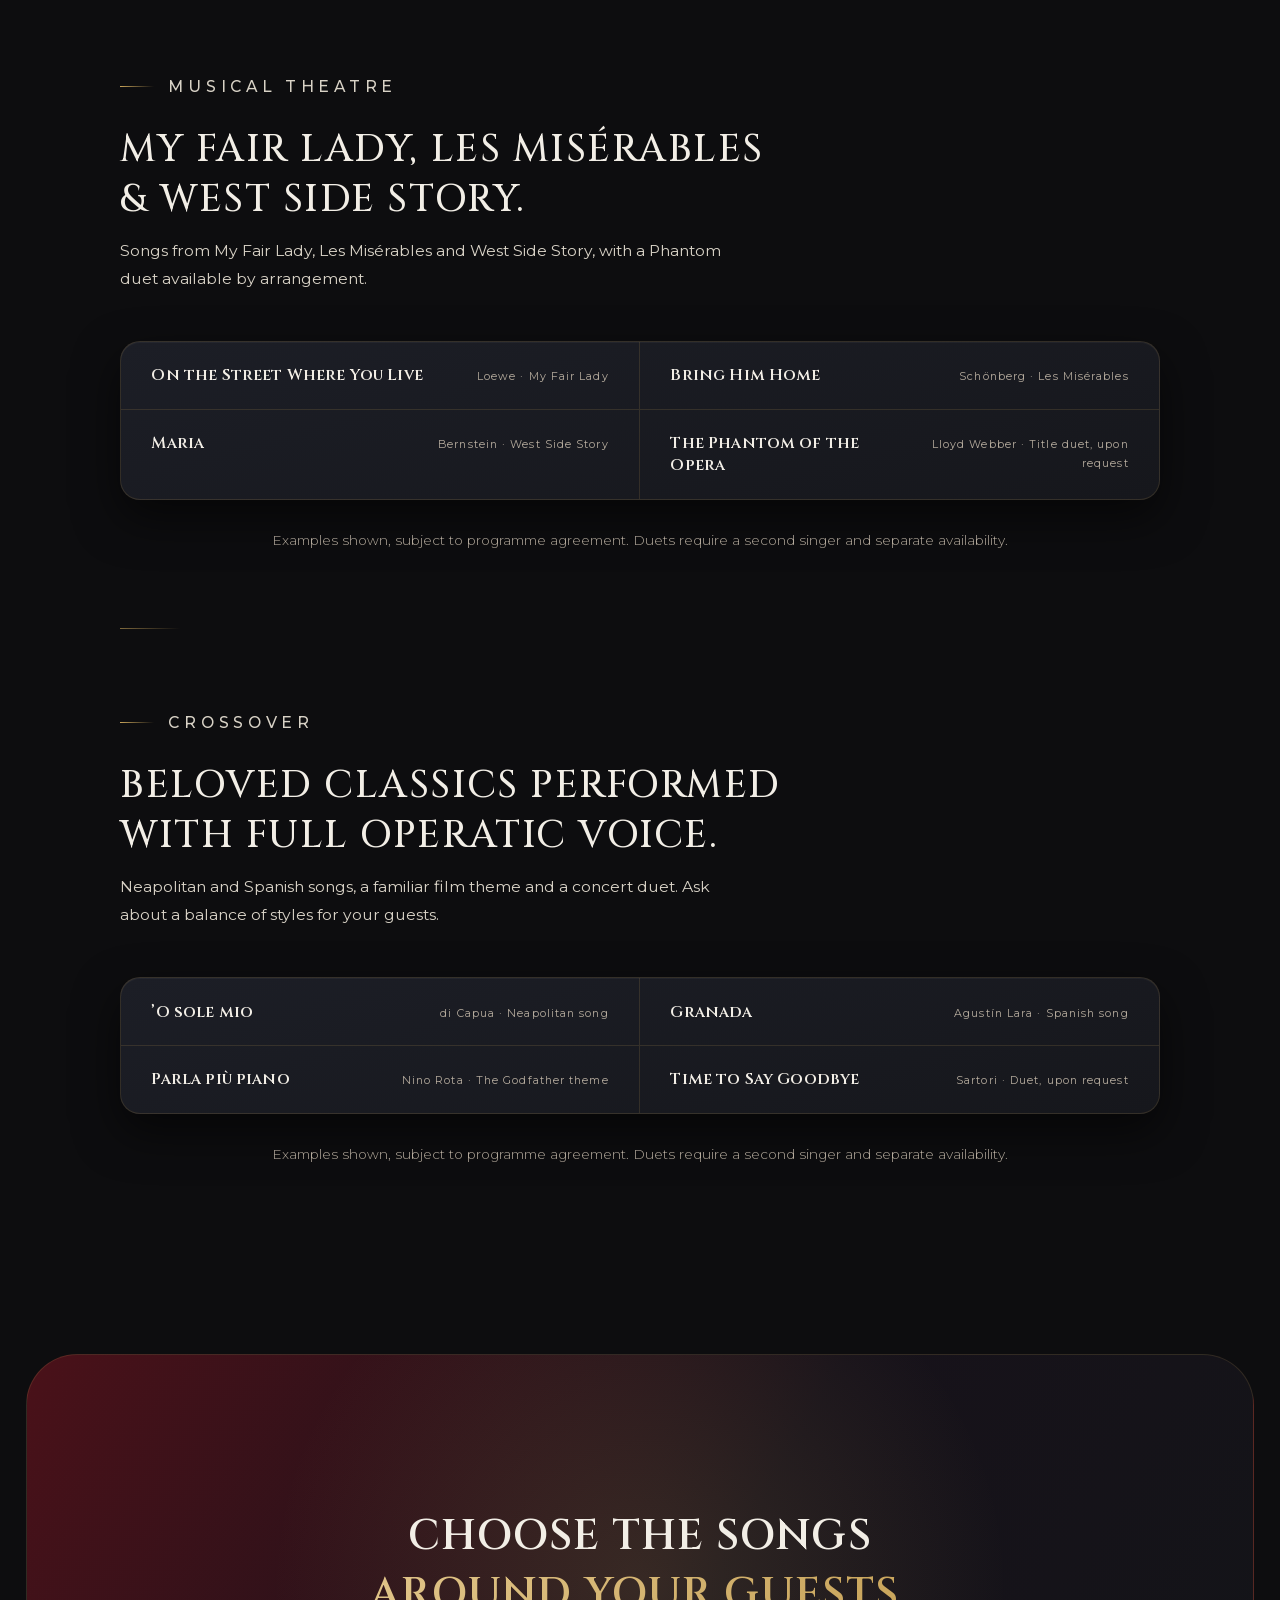
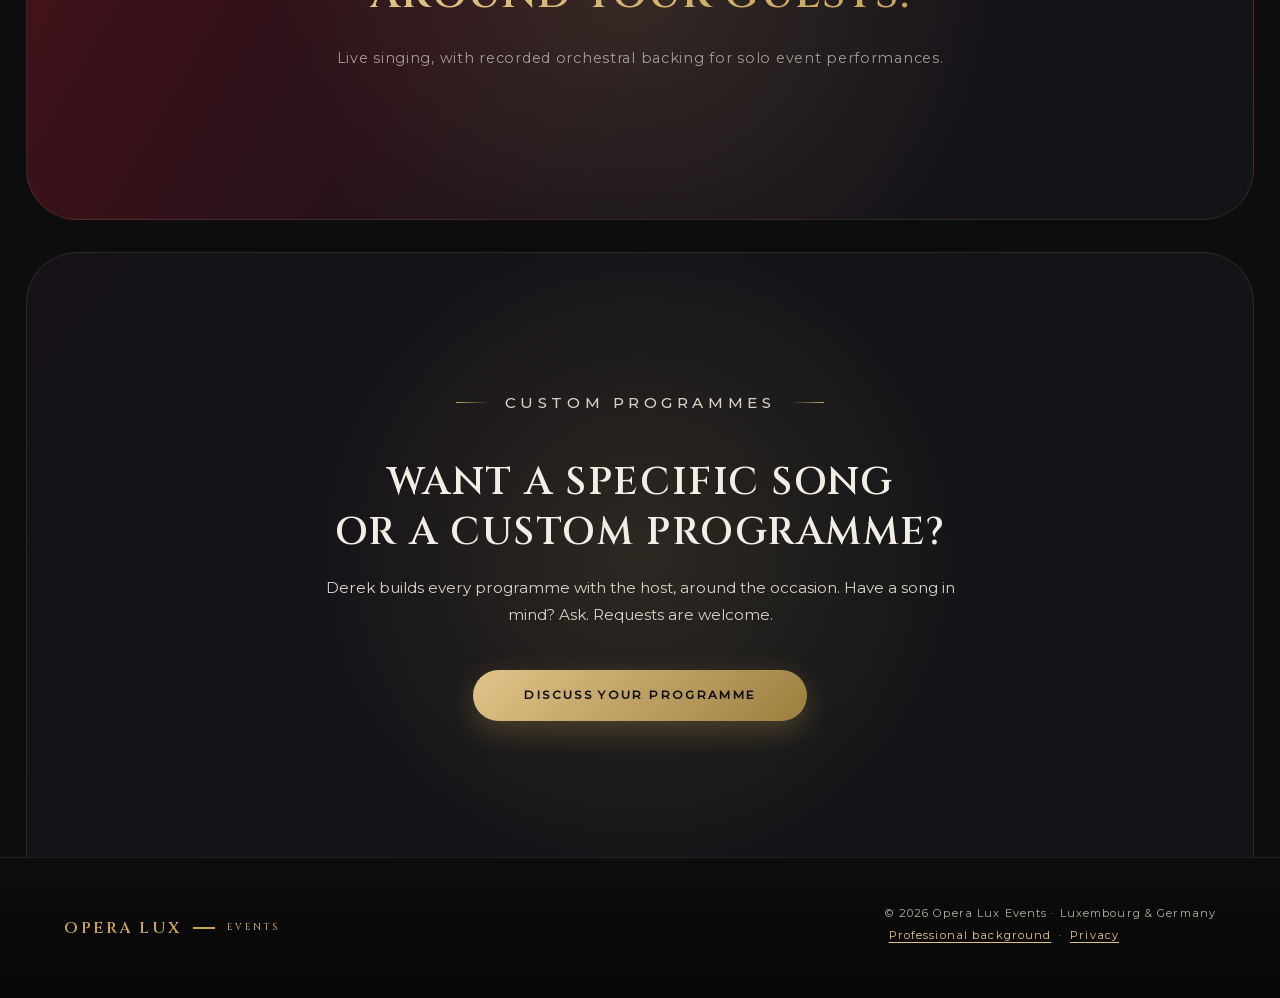
<file: repertoire.html>
<!DOCTYPE html>

<html lang="en">
<head>
<meta charset="utf-8"/>
<meta content="width=device-width, initial-scale=1.0" name="viewport"/>
<title>Opera &amp; Musical Theatre Repertoire | Opera Lux Events</title>
<meta content="Explore opera, operetta, musical theatre and crossover with Derek Rue. Build a live programme around your guests, venue and event in Luxembourg or Germany." name="description"/>
<meta content="#0D0D0F" name="theme-color"/>
<link href="https://operaluxevents.com/repertoire.html" rel="canonical"/>
<meta content="website" property="og:type"/>
<meta content="Opera Lux Events" property="og:site_name"/>
<meta content="en_GB" property="og:locale"/>
<meta content="Opera &amp; Musical Theatre Repertoire | Opera Lux Events" property="og:title"/>
<meta content="Explore opera, operetta, musical theatre and crossover with Derek Rue. Build a live programme around your guests, venue and event in Luxembourg or Germany." property="og:description"/>
<meta content="https://operaluxevents.com/repertoire.html" property="og:url"/>
<meta content="https://operaluxevents.com/brand/social-card.jpg" property="og:image"/>
<meta content="1200" property="og:image:width"/>
<meta content="630" property="og:image:height"/>
<meta content="Opera Lux Events: live opera for events in Luxembourg and Germany. Derek Rue performing live." property="og:image:alt"/>
<meta content="summary_large_image" name="twitter:card"/>
<meta content="Opera &amp; Musical Theatre Repertoire | Opera Lux Events" name="twitter:title"/>
<meta content="Explore opera, operetta, musical theatre and crossover with Derek Rue. Build a live programme around your guests, venue and event in Luxembourg or Germany." name="twitter:description"/>
<meta content="https://operaluxevents.com/brand/social-card.jpg" name="twitter:image"/>
<script type="application/ld+json">{"@context": "https://schema.org", "@graph": [{"@type": ["PerformingGroup", "LocalBusiness"], "@id": "https://operaluxevents.com/#organisation", "name": "Opera Lux Events", "url": "https://operaluxevents.com/", "email": "agency@operaluxevents.com", "description": "Live opera, operetta, musical theatre and crossover for corporate events, galas and private celebrations.", "image": "https://operaluxevents.com/brand/social-card.jpg", "areaServed": [{"@type": "Country", "name": "Luxembourg"}, {"@type": "Country", "name": "Germany"}], "founder": {"@id": "https://operaluxevents.com/#derek-rue"}, "sameAs": ["https://www.instagram.com/operaluxevents/"], "hasOfferCatalog": {"@type": "OfferCatalog", "name": "Live performances for events", "itemListElement": [{"@type": "Offer", "url": "https://operaluxevents.com/#contact", "itemOffered": {"@type": "Service", "name": "Corporate gala and reception performance", "serviceType": "Live musical performance", "provider": {"@id": "https://operaluxevents.com/#organisation"}}}, {"@type": "Offer", "url": "https://operaluxevents.com/#contact", "itemOffered": {"@type": "Service", "name": "Restaurant, hotel and wedding performance", "serviceType": "Live musical performance", "provider": {"@id": "https://operaluxevents.com/#organisation"}}}, {"@type": "Offer", "url": "https://operaluxevents.com/#contact", "itemOffered": {"@type": "Service", "name": "Concert programme", "serviceType": "Live musical performance", "provider": {"@id": "https://operaluxevents.com/#organisation"}}}, {"@type": "Offer", "url": "https://operaluxevents.com/#contact", "itemOffered": {"@type": "Service", "name": "Duo performance upon request", "serviceType": "Live musical performance", "provider": {"@id": "https://operaluxevents.com/#organisation"}}}]}}, {"@type": "Person", "@id": "https://operaluxevents.com/#derek-rue", "name": "Derek Rue", "jobTitle": "Opera singer", "url": "https://operaluxevents.com/about.html", "sameAs": ["https://theater-trier.de/personen/derek-rue.html"]}, {"@type": "WebPage", "@id": "https://operaluxevents.com/repertoire.html#webpage", "url": "https://operaluxevents.com/repertoire.html", "name": "Opera & Musical Theatre Repertoire | Opera Lux Events", "description": "Explore opera, operetta, musical theatre and crossover with Derek Rue. Build a live programme around your guests, venue and event in Luxembourg or Germany.", "inLanguage": "en", "about": {"@id": "https://operaluxevents.com/#organisation"}}]}</script>
<link href="brand/favicon-512.png" rel="icon" type="image/png"/>
<link href="brand/favicon-512.png" rel="apple-touch-icon"/>
<link as="font" crossorigin="" href="fonts/cinzel-600.woff2" rel="preload" type="font/woff2"/>
<link as="font" crossorigin="" href="fonts/montserrat-400.woff2" rel="preload" type="font/woff2"/>
<link href="styles.css" rel="stylesheet"/>
</head>
<body>
<a class="skip-link" href="#main">Skip to content</a>
<nav aria-label="Main navigation">
<a aria-label="Opera Lux Events" class="nav-logo brand-lockup" href="index.html"><span class="bl-main">Opera Lux</span><span aria-hidden="true" class="bl-rule"></span> <span class="bl-sub">Events</span></a>
<button aria-controls="navLinks" aria-expanded="false" class="menu-toggle" type="button">Menu</button>
<div class="nav-links" id="navLinks">
<a href="about.html">About</a>
<a href="performances.html">Performances</a>
<a href="gallery.html">Gallery</a>
<a aria-current="page" class="active" href="repertoire.html">Repertoire</a>
</div>
<a class="nav-cta" href="index.html#contact"><span class="cta-wide">Check availability</span><span class="cta-short">Check date</span></a>
</nav>
<main id="main">
<!-- PAGE HERO -->
<section class="page-hero">
<p class="section-label">Repertoire</p>
<h1>Opera, musicals &amp; familiar songs</h1>
<p class="sub">Examples from Derek’s stage and concert repertoire. The programme, arrangement and availability of each piece are agreed for your event.</p>
</section>
<!-- REPERTOIRE -->
<section class="section" style="background: var(--cream);">
<div class="section-inner">
<!-- OPERA -->
<div class="cat-section" id="opera">
<div class="cat-header">
<p class="section-label">Opera</p>
<h2>Puccini, Massenet and Leoncavallo.</h2>
<p>Italian and French arias from Derek’s operatic repertoire. Discuss which pieces and arrangements suit your occasion.</p>
</div>
<div class="song-grid"><div class="song-item"><span class="song-title">Nessun dorma</span><span class="song-composer">Puccini · Turandot</span></div><div class="song-item"><span class="song-title">En fermant les yeux</span><span class="song-composer">Massenet · Manon</span></div><div class="song-item"><span class="song-title">O Colombina</span><span class="song-composer">Leoncavallo · Pagliacci</span></div></div>
<p class="cat-note">Examples shown. Ask Derek about other suitable pieces for your event.</p>
</div>
<div class="cat-divider"></div>
<!-- OPERETTA -->
<div class="cat-section" id="operetta">
<div class="cat-header">
<p class="section-label">Operetta</p>
<h2>Lehár,<br/>sung in German.</h2>
<p>A German-language selection from Derek’s recorded repertoire. Further operetta options can be discussed when planning the programme.</p>
</div>
<div class="song-grid"><div class="song-item"><span class="song-title">Gern hab’ ich die Frau’n geküsst</span><span class="song-composer">Lehár · Paganini</span></div></div>
<p class="cat-note">Examples shown. Ask Derek about other suitable pieces for your event.</p>
</div>
<div class="cat-divider"></div>
<!-- MUSICAL THEATRE -->
<div class="cat-section" id="musical">
<div class="cat-header">
<p class="section-label">Musical Theatre</p>
<h2>My Fair Lady, Les Misérables<br/>&amp; West Side Story.</h2>
<p>Songs from My Fair Lady, Les Misérables and West Side Story, with a Phantom duet available by arrangement.</p>
</div>
<div class="song-grid"><div class="song-item"><span class="song-title">On the Street Where You Live</span><span class="song-composer">Loewe · My Fair Lady</span></div><div class="song-item"><span class="song-title">Bring Him Home</span><span class="song-composer">Schönberg · Les Misérables</span></div><div class="song-item"><span class="song-title">Maria</span><span class="song-composer">Bernstein · West Side Story</span></div><div class="song-item"><span class="song-title">The Phantom of the Opera</span><span class="song-composer">Lloyd Webber · Title duet, upon request</span></div></div>
<p class="cat-note">Examples shown, subject to programme agreement. Duets require a second singer and separate availability.</p>
</div>
<div class="cat-divider"></div>
<!-- CROSSOVER -->
<div class="cat-section" id="crossover">
<div class="cat-header">
<p class="section-label">Crossover</p>
<h2>Beloved classics performed<br/>with full operatic voice.</h2>
<p>Neapolitan and Spanish songs, a familiar film theme and a concert duet. Ask about a balance of styles for your guests.</p>
</div>
<div class="song-grid"><div class="song-item"><span class="song-title">’O sole mio</span><span class="song-composer">di Capua · Neapolitan song</span></div><div class="song-item"><span class="song-title">Granada</span><span class="song-composer">Agustín Lara · Spanish song</span></div><div class="song-item"><span class="song-title">Parla più piano</span><span class="song-composer">Nino Rota · The Godfather theme</span></div><div class="song-item"><span class="song-title">Time to Say Goodbye</span><span class="song-composer">Sartori · Duet, upon request</span></div></div>
<p class="cat-note">Examples shown, subject to programme agreement. Duets require a second singer and separate availability.</p>
</div>
</div>
</section>
<!-- STATEMENT -->
<section class="statement-bg">
<p class="statement-main">Choose the songs<br/><span>around your guests.</span></p>
<p class="statement-sub">Live singing, with recorded orchestral backing for solo event performances.</p>
</section>
<!-- CTA -->
<section class="cta-bg">
<div class="cta-inner">
<p class="section-label">Custom Programmes</p>
<h2>Want a specific song<br/>or a custom programme?</h2>
<p>Derek builds every programme with the host, around the occasion. Have a song in mind? Ask. Requests are welcome.</p>
<a class="btn" href="index.html#contact">Discuss your programme</a>
</div>
</section>
</main>
<footer>
<div aria-label="Opera Lux Events" class="brand-lockup" role="img"><span class="bl-main">Opera Lux</span><span aria-hidden="true" class="bl-rule"></span> <span class="bl-sub">Events</span></div>
<p>© 2026 Opera Lux Events · Luxembourg &amp; Germany<br/><a href="testimonials.html">Professional background</a> · <a href="privacy.html">Privacy</a></p>
</footer>
<script defer="" src="main.js"></script>
</body>
</html>
</file>
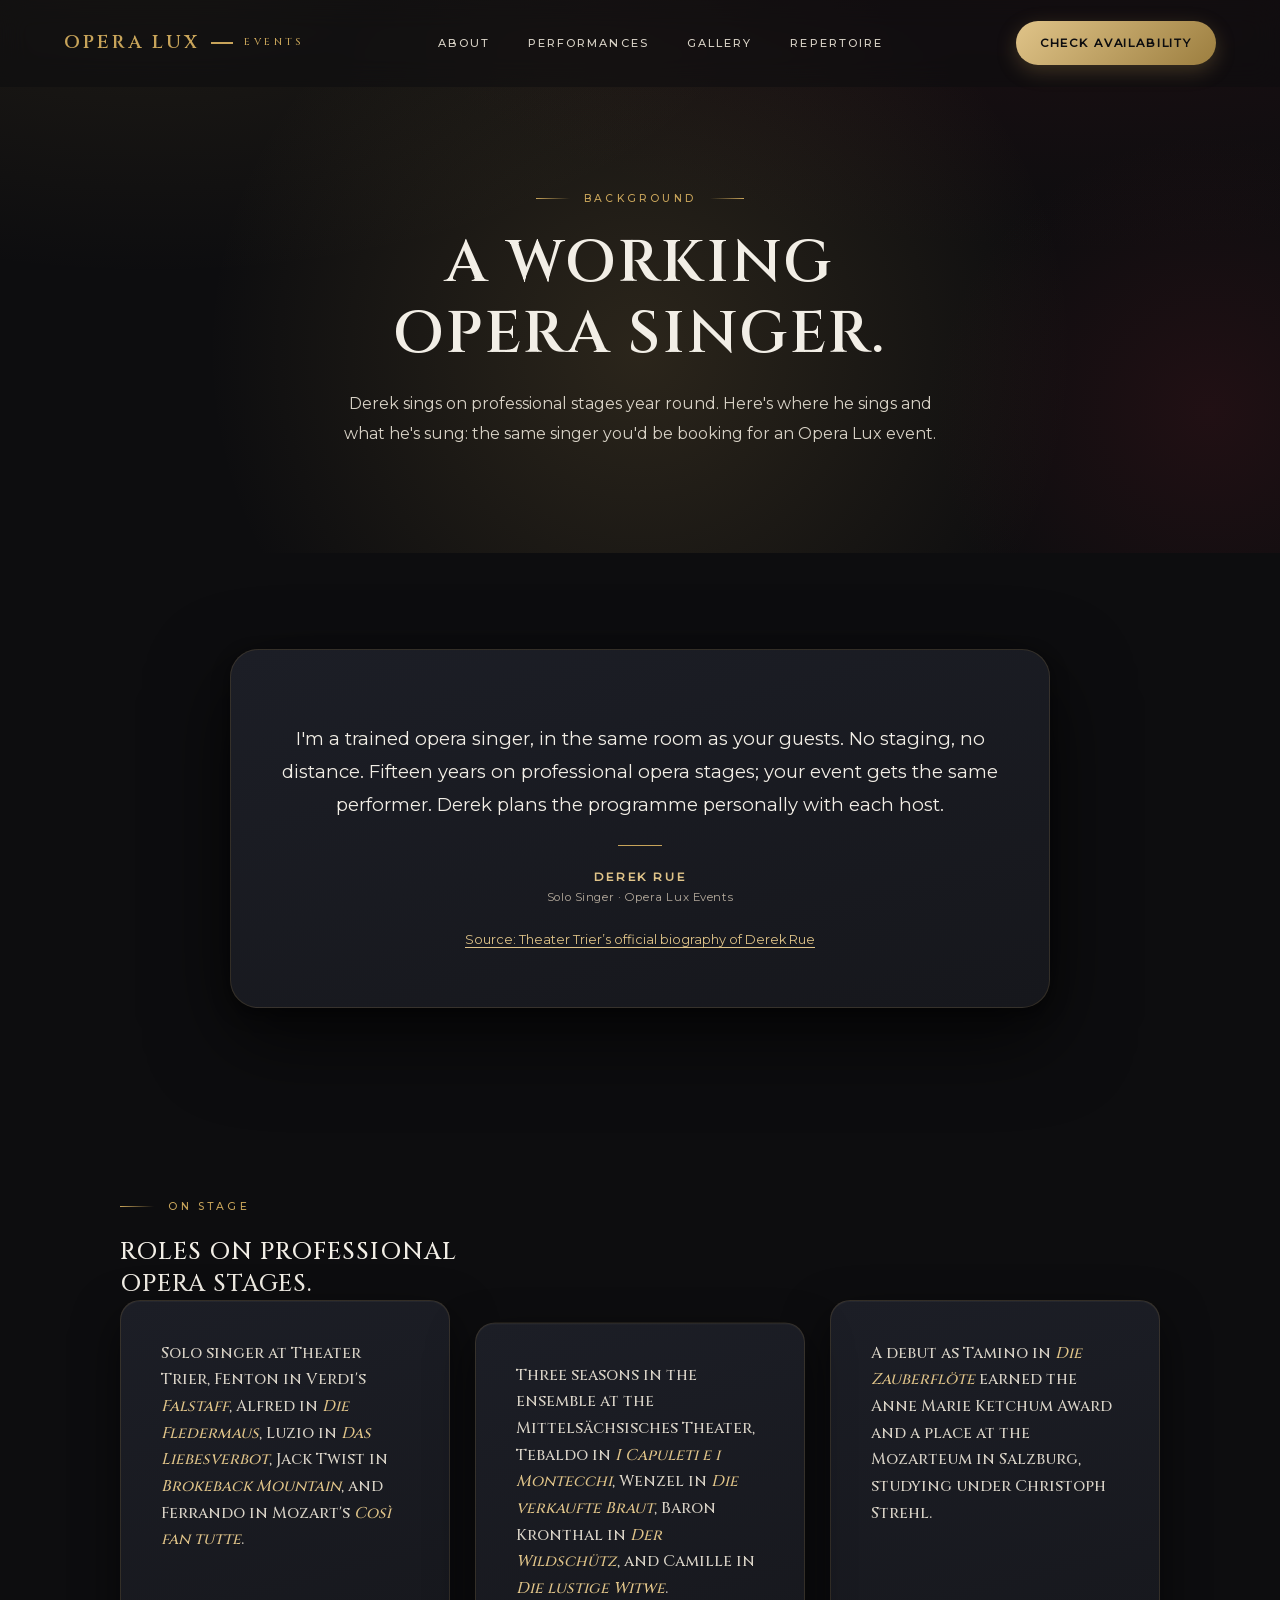
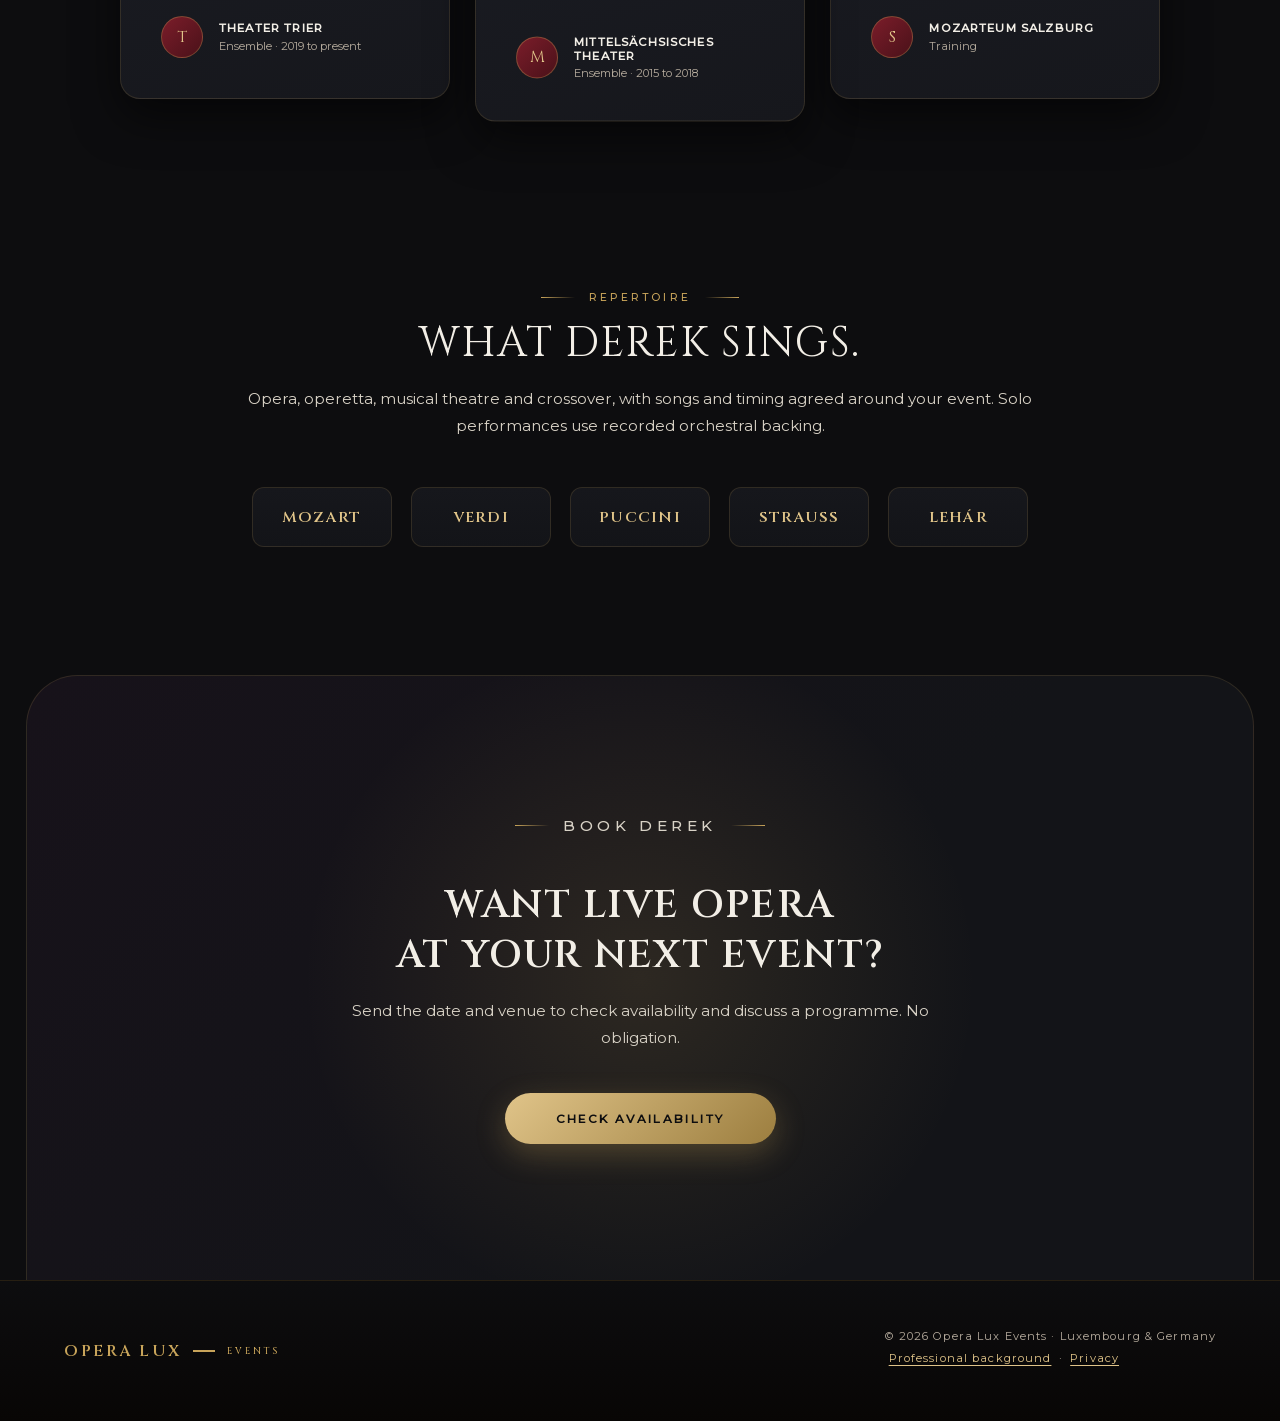
<file: testimonials.html>
<!DOCTYPE html>

<html lang="en">
<head>

<meta charset="utf-8"/>
<meta content="width=device-width, initial-scale=1.0" name="viewport"/>
<title>Derek Rue: Professional Background | Opera Lux Events</title>
<meta content="Read about Derek Rue’s professional opera background, training and stage roles. Discover the performer behind Opera Lux Events." name="description"/>
<meta content="#0D0D0F" name="theme-color"/>
<link href="https://operaluxevents.com/testimonials.html" rel="canonical"/>
<meta content="website" property="og:type"/>
<meta content="Opera Lux Events" property="og:site_name"/>
<meta content="en_GB" property="og:locale"/>
<meta content="Derek Rue: Professional Background | Opera Lux Events" property="og:title"/>
<meta content="Read about Derek Rue’s professional opera background, training and stage roles. Discover the performer behind Opera Lux Events." property="og:description"/>
<meta content="https://operaluxevents.com/testimonials.html" property="og:url"/>
<meta content="https://operaluxevents.com/brand/social-card.jpg" property="og:image"/>
<meta content="1200" property="og:image:width"/>
<meta content="630" property="og:image:height"/>
<meta content="Opera Lux Events: live opera for events in Luxembourg and Germany. Derek Rue performing live." property="og:image:alt"/>
<meta content="summary_large_image" name="twitter:card"/>
<meta content="Derek Rue: Professional Background | Opera Lux Events" name="twitter:title"/>
<meta content="Read about Derek Rue’s professional opera background, training and stage roles. Discover the performer behind Opera Lux Events." name="twitter:description"/>
<meta content="https://operaluxevents.com/brand/social-card.jpg" name="twitter:image"/>
<script type="application/ld+json">{"@context": "https://schema.org", "@graph": [{"@type": ["PerformingGroup", "LocalBusiness"], "@id": "https://operaluxevents.com/#organisation", "name": "Opera Lux Events", "url": "https://operaluxevents.com/", "email": "agency@operaluxevents.com", "description": "Live opera, operetta, musical theatre and crossover for corporate events, galas and private celebrations.", "image": "https://operaluxevents.com/brand/social-card.jpg", "areaServed": [{"@type": "Country", "name": "Luxembourg"}, {"@type": "Country", "name": "Germany"}], "founder": {"@id": "https://operaluxevents.com/#derek-rue"}, "sameAs": ["https://www.instagram.com/operaluxevents/"], "hasOfferCatalog": {"@type": "OfferCatalog", "name": "Live performances for events", "itemListElement": [{"@type": "Offer", "url": "https://operaluxevents.com/#contact", "itemOffered": {"@type": "Service", "name": "Corporate gala and reception performance", "serviceType": "Live musical performance", "provider": {"@id": "https://operaluxevents.com/#organisation"}}}, {"@type": "Offer", "url": "https://operaluxevents.com/#contact", "itemOffered": {"@type": "Service", "name": "Restaurant, hotel and wedding performance", "serviceType": "Live musical performance", "provider": {"@id": "https://operaluxevents.com/#organisation"}}}, {"@type": "Offer", "url": "https://operaluxevents.com/#contact", "itemOffered": {"@type": "Service", "name": "Concert programme", "serviceType": "Live musical performance", "provider": {"@id": "https://operaluxevents.com/#organisation"}}}, {"@type": "Offer", "url": "https://operaluxevents.com/#contact", "itemOffered": {"@type": "Service", "name": "Duo performance upon request", "serviceType": "Live musical performance", "provider": {"@id": "https://operaluxevents.com/#organisation"}}}]}}, {"@type": "Person", "@id": "https://operaluxevents.com/#derek-rue", "name": "Derek Rue", "jobTitle": "Opera singer", "url": "https://operaluxevents.com/about.html", "sameAs": ["https://theater-trier.de/personen/derek-rue.html"]}, {"@type": "WebPage", "@id": "https://operaluxevents.com/testimonials.html#webpage", "url": "https://operaluxevents.com/testimonials.html", "name": "Derek Rue: Professional Background | Opera Lux Events", "description": "Read about Derek Rue’s professional opera background, training and stage roles. Discover the performer behind Opera Lux Events.", "inLanguage": "en", "about": {"@id": "https://operaluxevents.com/#organisation"}}]}</script>
<link href="brand/favicon-512.png" rel="icon" type="image/png"/>
<link href="brand/favicon-512.png" rel="apple-touch-icon"/>
<link as="font" crossorigin="" href="fonts/cinzel-600.woff2" rel="preload" type="font/woff2"/>
<link as="font" crossorigin="" href="fonts/montserrat-400.woff2" rel="preload" type="font/woff2"/>
<link href="styles.css" rel="stylesheet"/>
</head>
<body>
<a class="skip-link" href="#main">Skip to content</a>
<nav aria-label="Main navigation">
<a aria-label="Opera Lux Events" class="nav-logo brand-lockup" href="index.html"><span class="bl-main">Opera Lux</span><span aria-hidden="true" class="bl-rule"></span> <span class="bl-sub">Events</span></a>
<button aria-controls="navLinks" aria-expanded="false" class="menu-toggle" type="button">Menu</button>
<div class="nav-links" id="navLinks">
<a href="about.html">About</a>
<a href="performances.html">Performances</a>
<a href="gallery.html">Gallery</a>
<a href="repertoire.html">Repertoire</a>
</div>
<a class="nav-cta" href="index.html#contact"><span class="cta-wide">Check availability</span><span class="cta-short">Check date</span></a>
</nav>
<main id="main">
<!-- PAGE HERO -->
<section class="page-hero">
<p class="section-label">Background</p>
<h1>A working<br/>opera singer.</h1>
<p class="sub">Derek sings on professional stages year round. Here's where he sings and what he's sung: the same singer you'd be booking for an Opera Lux event.</p>
</section>
<!-- FEATURED TESTIMONIAL -->
<section class="featured-wrap">
<div class="featured-inner">
<p class="background-intro">I'm a trained opera singer, in the same room as your guests. No staging, no distance. Fifteen years on professional opera stages; your event gets the same performer. Derek plans the programme personally with each host.</p>
<div class="featured-divider"></div>
<p class="featured-name">Derek Rue</p>
<p class="featured-role">Solo Singer · Opera Lux Events</p>
<p class="source-link"><a href="https://theater-trier.de/personen/derek-rue.html">Source: Theater Trier’s official biography of Derek Rue</a></p></div>
</section>
<!-- GRID -->
<section class="grid-wrap">
<div class="section-inner">
<p class="section-label">On Stage</p>
<h2>Roles on professional<br/>opera stages.</h2>
<div class="testimonials-grid">
<div class="t-card">
<p class="t-card-quote">Solo singer at Theater Trier, Fenton in Verdi's <em>Falstaff</em>, Alfred in <em>Die Fledermaus</em>, Luzio in <em>Das Liebesverbot</em>, Jack Twist in <em>Brokeback Mountain</em>, and Ferrando in Mozart's <em>Così fan tutte</em>.</p>
<div class="t-card-footer">
<div class="t-avatar"><span>T</span></div>
<div>
<div class="t-name">Theater Trier</div>
<div class="t-role">Ensemble · 2019 to present</div>
</div>
</div>
</div>
<div class="t-card">
<p class="t-card-quote">Three seasons in the ensemble at the Mittelsächsisches Theater, Tebaldo in <em>I Capuleti e i Montecchi</em>, Wenzel in <em>Die verkaufte Braut</em>, Baron Kronthal in <em>Der Wildschütz</em>, and Camille in <em>Die lustige Witwe</em>.</p>
<div class="t-card-footer">
<div class="t-avatar"><span>M</span></div>
<div>
<div class="t-name">Mittelsächsisches Theater</div>
<div class="t-role">Ensemble · 2015 to 2018</div>
</div>
</div>
</div>
<div class="t-card">
<p class="t-card-quote">A debut as Tamino in <em>Die Zauberflöte</em> earned the Anne Marie Ketchum Award and a place at the Mozarteum in Salzburg, studying under Christoph Strehl.</p>
<div class="t-card-footer">
<div class="t-avatar"><span>S</span></div>
<div>
<div class="t-name">Mozarteum Salzburg</div>
<div class="t-role">Training</div>
</div>
</div>
</div>
</div>
</div>
</section>
<!-- REPERTOIRE -->
<section class="venues-wrap">
<div class="venues-inner">
<p class="section-label" style="margin-bottom: 0.75rem;">Repertoire</p>
<h2 style="font-family: var(--serif); font-size: clamp(1.8rem, 3.5vw, 2.6rem); font-weight: 300; margin-bottom: 1rem;">What Derek sings.</h2>
<p class="intro">Opera, operetta, musical theatre and crossover, with songs and timing agreed around your event. Solo performances use recorded orchestral backing.</p>
<div class="venue-slots">
<div class="venue-slot"><span>Mozart</span></div>
<div class="venue-slot"><span>Verdi</span></div>
<div class="venue-slot"><span>Puccini</span></div>
<div class="venue-slot"><span>Strauss</span></div>
<div class="venue-slot"><span>Lehár</span></div>
</div>
</div>
</section>
<!-- CTA -->
<section class="cta-bg">
<div class="cta-inner">
<p class="section-label">Book Derek</p>
<h2>Want live opera<br/>at your next event?</h2>
<p>Send the date and venue to check availability and discuss a programme. No obligation.</p>
<a class="btn" href="index.html#contact">Check availability</a>
</div>
</section>
</main>
<footer>
<div aria-label="Opera Lux Events" class="brand-lockup" role="img"><span class="bl-main">Opera Lux</span><span aria-hidden="true" class="bl-rule"></span> <span class="bl-sub">Events</span></div>
<p>© 2026 Opera Lux Events · Luxembourg &amp; Germany<br/><a href="testimonials.html">Professional background</a> · <a href="privacy.html">Privacy</a></p>
</footer>
<script defer="" src="main.js"></script>
</body>
</html>
</file>
<file: styles.css>
/* ------------------------------------------------------------
   OPERA LUX EVENTS — Stage Design System
   Theme: the stage. Near-black house, warm spotlight, gold + wine.
   One sheet for all pages. Photo swaps: just replace the <img>.
   ------------------------------------------------------------ */

*, *::before, *::after { box-sizing: border-box; margin: 0; padding: 0; }

/* ---------- Brand fonts (self-hosted, no CDN) ---------- */
@font-face {
  font-family: 'Cinzel';
  src: url('fonts/cinzel-400.woff2') format('woff2');
  font-weight: 400; font-style: normal; font-display: swap;
}
@font-face {
  font-family: 'Cinzel';
  src: url('fonts/cinzel-500.woff2') format('woff2');
  font-weight: 500; font-style: normal; font-display: swap;
}
@font-face {
  font-family: 'Cinzel';
  src: url('fonts/cinzel-600.woff2') format('woff2');
  font-weight: 600; font-style: normal; font-display: swap;
}
@font-face {
  font-family: 'Montserrat';
  src: url('fonts/montserrat-300.woff2') format('woff2');
  font-weight: 300; font-style: normal; font-display: swap;
}
@font-face {
  font-family: 'Montserrat';
  src: url('fonts/montserrat-400.woff2') format('woff2');
  font-weight: 400; font-style: normal; font-display: swap;
}
@font-face {
  font-family: 'Montserrat';
  src: url('fonts/montserrat-500.woff2') format('woff2');
  font-weight: 500; font-style: normal; font-display: swap;
}

:root {
  /* Brand palette — exact hexes from brand/colors.csv */
  --gold: #c8a45a;          /* Old Gold */
  --ivory: #f2eee6;         /* Warm Ivory */
  --opera-black: #0d0d0f;   /* Opera Black */
  --navy: #1a2332;          /* Midnight Navy */
  --merlot: #7b1d2a;        /* Deep Merlot */
  --taupe: #6e665c;         /* Warm Taupe */

  /* Working tokens derived from the brand palette */
  --bg: #0d0d0f;            /* ground = Opera Black */
  --bg2: #131418;           /* lifted ground */
  --bg-wine: #17121a;       /* merlot-tinted black */
  --surface: #16171c;       /* card (navy-leaning neutral) */
  --surface2: #1c1e26;      /* elevated card */
  --gold-light: #e0c489;    /* lifted gold for gradients/hover */
  --gold-deep: #9c7e3f;     /* deepened gold */
  --wine: #7b1d2a;          /* Deep Merlot */
  --wine-deep: #4a1119;     /* deepened merlot */
  --ink: #f2eee6;           /* primary light text = Warm Ivory */
  --ink-dim: #d8d2c6;       /* dimmed ivory for secondary body */
  --muted: #8b8175;         /* Warm Taupe, lifted for legibility on black */
  --line: rgba(200, 164, 90, 0.16);
  --line-strong: rgba(200, 164, 90, 0.34);

  /* Legacy aliases (used by inline styles in markup) */
  --cream: var(--bg);
  --white: var(--surface);
  --black: #0d0d0f;
  --grey: var(--muted);
  --grey-light: var(--line);

  /* Type — brand law: Cinzel display, Montserrat body */
  --serif: 'Cinzel', 'Trajan Pro', 'Bodoni 72 Smallcaps', Georgia, serif;
  --sans: 'Montserrat', 'Helvetica Neue', Arial, sans-serif;

  /* Shape + depth */
  --r-sm: 12px;
  --r: 20px;
  --r-lg: 28px;
  --shadow-card: 0 1px 0 rgba(255,255,255,0.04) inset, 0 18px 45px rgba(0,0,0,0.55);
  --shadow-float: 0 30px 80px rgba(0,0,0,0.65), 0 6px 18px rgba(0,0,0,0.4);
  --glow-gold: 0 0 60px rgba(200,164,90,0.18);
}

html { scroll-behavior: smooth; }

body {
  font-family: var(--sans);
  background:
    radial-gradient(1100px 500px at 85% -100px, rgba(123,29,42,0.16), transparent 70%),
    radial-gradient(900px 480px at 12% -60px, rgba(200,164,90,0.10), transparent 70%),
    var(--bg);
  color: var(--ink);
  font-weight: 400;
  overflow-x: hidden;
}

::selection { background: rgba(200,164,90,0.35); color: var(--opera-black); }

/* ---------- Reveal / motion ---------- */
.reveal { opacity: 0; transform: translateY(26px); transition: opacity 0.8s ease, transform 0.8s cubic-bezier(.2,.7,.2,1); }
.reveal.in { opacity: 1; transform: none; }
.tiltable { transform-style: preserve-3d; will-change: transform; }

@keyframes fadeUp { from { opacity: 0; transform: translateY(24px); } to { opacity: 1; transform: translateY(0); } }
@keyframes drift {
  0%   { transform: translate(0, 0) scale(1); }
  50%  { transform: translate(4%, 6%) scale(1.08); }
  100% { transform: translate(0, 0) scale(1); }
}

@media (prefers-reduced-motion: reduce) {
  *, *::before, *::after { animation: none !important; transition: none !important; }
  .reveal, .hero-tag, .hero h1, .hero-sub, .videos-wrap, .videos-more { opacity: 1 !important; transform: none !important; }
}

/* ---------- Nav ---------- */
nav {
  position: fixed; top: 0; left: 0; right: 0; z-index: 100;
  display: flex; justify-content: space-between; align-items: center;
  padding: 1.3rem 4rem;
  background: rgba(13,13,15,0.55);
  backdrop-filter: blur(14px);
  -webkit-backdrop-filter: blur(14px);
  border-bottom: 1px solid transparent;
  transition: background 0.4s, border-color 0.4s;
}
nav.scrolled { background: rgba(13,13,15,0.88); border-bottom-color: var(--line); }

/* Brand lockup — live Cinzel text, "OPERA LUX — EVENTS" */
.brand-lockup {
  display: inline-flex; align-items: center; gap: 0.7rem;
  text-decoration: none; color: var(--gold);
  font-family: var(--serif);
}
.brand-lockup .bl-main {
  font-weight: 600; font-size: 1.15rem;
  letter-spacing: 0.16em; text-transform: uppercase;
  color: var(--gold); line-height: 1;
}
.brand-lockup .bl-rule {
  width: 22px; height: 2px; background: var(--gold); flex-shrink: 0;
}
.brand-lockup .bl-sub {
  font-weight: 500; font-size: 0.62rem;
  letter-spacing: 0.34em; text-transform: uppercase;
  color: var(--gold); line-height: 1; padding-left: 0.06em;
}
.nav-logo { flex-shrink: 0; }

.nav-links { display: flex; gap: 2.4rem; align-items: center; }
.nav-links a {
  font-family: var(--sans); font-size: 0.7rem; font-weight: 500;
  letter-spacing: 0.18em; text-transform: uppercase;
  color: var(--ink-dim); text-decoration: none; transition: color 0.3s;
}
.nav-links a:hover, .nav-links a.active { color: var(--gold-light); }

.nav-cta {
  font-family: var(--sans); font-size: 0.72rem; font-weight: 600;
  letter-spacing: 0.16em; text-transform: uppercase;
  color: var(--black); text-decoration: none;
  background: linear-gradient(135deg, var(--gold-light), var(--gold-deep));
  padding: 0.7rem 1.5rem; border-radius: 999px;
  box-shadow: 0 6px 20px rgba(200,164,90,0.25);
  transition: transform 0.3s, box-shadow 0.3s;
}
.nav-cta:hover { transform: translateY(-2px); box-shadow: 0 10px 28px rgba(200,164,90,0.4); }

/* ---------- Shared type ---------- */
.section-label {
  font-size: 0.66rem; font-weight: 600; letter-spacing: 0.3em;
  text-transform: uppercase; color: var(--gold);
  margin-bottom: 1.5rem;
  display: flex; align-items: center; gap: 0.9rem;
}
.section-label::before { content: ''; width: 34px; height: 1px; background: linear-gradient(90deg, var(--gold), transparent); }
.page-hero .section-label, .statement-bg .section-label,
.cta-bg .section-label, .insta-bg .section-label, .venues-wrap .section-label, .details-wrap .section-label
  { justify-content: center; }
.page-hero .section-label::after, .cta-bg .section-label::after, .insta-bg .section-label::after,
.venues-wrap .section-label::after, .details-wrap .section-label::after
  { content: ''; width: 34px; height: 1px; background: linear-gradient(270deg, var(--gold), transparent); }

h1, h2, h3 {
  font-family: var(--serif); font-weight: 600; color: var(--ink);
  text-transform: uppercase; letter-spacing: 0.04em; line-height: 1.3;
  text-wrap: balance;
}

.section { padding: 7rem 2rem; }
.section-inner { max-width: 1040px; margin: 0 auto; }
.section h2, .formats-bg h2, .timeline-inner > h2, .press-inner > h2 {
  font-family: var(--serif);
  font-size: clamp(1.5rem, 3vw, 2.5rem);
  font-weight: 600; line-height: 1.3;
  letter-spacing: 0.04em;
  margin-bottom: 2.5rem;
}

.divider { height: 1px; background: linear-gradient(90deg, transparent, var(--line-strong), transparent); max-width: 1000px; margin: 0 auto; }

/* ---------- Buttons ---------- */
.btn {
  display: inline-block; font-family: var(--sans);
  font-size: 0.74rem; font-weight: 600; letter-spacing: 0.2em; text-transform: uppercase;
  color: var(--black);
  background: linear-gradient(135deg, var(--gold-light), var(--gold-deep));
  padding: 1.15rem 3.2rem; border: none; border-radius: 999px;
  cursor: pointer; text-decoration: none;
  box-shadow: 0 10px 30px rgba(200,164,90,0.28);
  transition: transform 0.3s, box-shadow 0.3s;
}
.btn:hover { transform: translateY(-3px); box-shadow: 0 16px 40px rgba(200,164,90,0.42); }

.btn-outline {
  display: inline-block; font-family: var(--sans);
  font-size: 0.72rem; font-weight: 500; letter-spacing: 0.2em; text-transform: uppercase;
  background: transparent; color: var(--ink);
  border: 1px solid var(--line-strong); border-radius: 999px;
  padding: 1rem 2.6rem; text-decoration: none;
  transition: border-color 0.3s, color 0.3s, transform 0.3s;
}
.btn-outline:hover { border-color: var(--gold); color: var(--gold-light); transform: translateY(-2px); }

/* ---------- Index hero ---------- */
/* ---------- Cinematic intro overlay (plays once on load) ---------- */
body.intro-lock { overflow: hidden; height: 100vh; }

.brand-intro {
  position: fixed; inset: 0; z-index: 2000;
  background: #0b0908;
  display: flex; align-items: center; justify-content: center;
  overflow: hidden;
  opacity: 1; visibility: visible;
}
.brand-intro.intro-out {
  animation: introOut 1.15s cubic-bezier(0.65, 0, 0.2, 1) forwards;
}
@keyframes introOut {
  0%   { opacity: 1; transform: scale(1); }
  100% { opacity: 0; transform: scale(1.08); visibility: hidden; }
}
.brand-intro-video {
  width: 100%; height: 100%; object-fit: contain; object-position: center;
  /* slow cinematic pull-back: start zoomed on the beam, settle to reveal the full wordmark */
  transform: scale(1.22);
  animation: introPullback 6s cubic-bezier(0.22, 0.61, 0.24, 1) forwards;
}
@keyframes introPullback {
  0%   { transform: scale(1.22) translateY(1.6%); }
  100% { transform: scale(1.0)  translateY(0); }
}
.brand-intro-vignette {
  position: absolute; inset: 0; pointer-events: none;
  background: radial-gradient(ellipse at center,
    rgba(11,9,8,0) 46%, rgba(11,9,8,0.55) 100%);
  opacity: 0; animation: introVig 6s ease-out forwards;
}
@keyframes introVig { 0% { opacity: 0.9; } 40% { opacity: 0; } 100% { opacity: 0; } }
.brand-intro-skip {
  position: absolute; bottom: 1.7rem; right: 1.9rem;
  background: transparent; border: 1px solid rgba(232,196,137,0.32);
  color: var(--gold-light); cursor: pointer;
  font-family: var(--sans); font-size: 0.6rem; font-weight: 500;
  letter-spacing: 0.24em; text-transform: uppercase;
  padding: 0.6rem 1.1rem; border-radius: 999px;
  opacity: 0; animation: introSkipIn 0.6s ease 1.3s forwards;
  transition: background 0.3s, border-color 0.3s, color 0.3s;
}
.brand-intro-skip:hover { background: rgba(232,196,137,0.12); border-color: var(--gold-light); }
@keyframes introSkipIn { to { opacity: 0.85; } }

@media (prefers-reduced-motion: reduce) {
  .brand-intro { display: none; }
  body.intro-lock { overflow: auto; height: auto; }
}

.hero {
  display: flex; flex-direction: column; align-items: center; justify-content: center;
  text-align: center; padding: 11rem 2rem 6rem;
  position: relative; overflow: hidden;
}
.hero::before {
  content: ''; position: absolute; top: -26%; left: 50%; transform: translateX(-50%);
  width: 950px; height: 950px;
  background: radial-gradient(ellipse, rgba(200,164,90,0.20) 0%, rgba(200,164,90,0.05) 40%, transparent 70%);
  pointer-events: none;
  animation: drift 14s ease-in-out infinite;
}
.hero::after {
  content: ''; position: absolute; bottom: -35%; right: -12%;
  width: 700px; height: 700px;
  background: radial-gradient(ellipse, rgba(123,29,42,0.22) 0%, transparent 65%);
  pointer-events: none;
  animation: drift 18s ease-in-out infinite reverse;
}

.hero-tag {
  font-size: 0.7rem; font-weight: 600; letter-spacing: 0.3em; text-transform: uppercase;
  color: var(--gold-light);
  margin-bottom: 2.2rem;
  opacity: 0; animation: fadeUp 0.8s ease forwards 0.2s;
  position: relative; z-index: 1;
}
.hero h1 {
  font-size: clamp(2rem, 4.6vw, 3.9rem);
  font-weight: 600; line-height: 1.22; max-width: 940px;
  letter-spacing: 0.03em;
  margin-bottom: 1.8rem;
  opacity: 0; animation: fadeUp 0.8s ease forwards 0.4s;
  position: relative; z-index: 1;
}
.hero h1 em {
  font-style: normal; font-weight: 600;
  background: linear-gradient(120deg, var(--gold-light) 20%, var(--gold) 55%, var(--wine) 105%);
  -webkit-background-clip: text; background-clip: text; color: transparent;
}
.hero-sub {
  font-size: 1.08rem; font-weight: 300; color: var(--ink-dim);
  max-width: 660px; line-height: 1.85; margin-bottom: 3.2rem;
  opacity: 0; animation: fadeUp 0.8s ease forwards 0.6s;
  position: relative; z-index: 1;
}

/* Videos */
.videos-wrap {
  display: flex; flex-direction: column; gap: 1.5rem;
  width: 100%; max-width: 880px; margin: 0 auto 2.5rem;
  opacity: 0; animation: fadeUp 0.8s ease forwards 0.8s;
  position: relative; z-index: 1;
}
.v-feature, .v-item { margin: 0; }
.v-row { display: grid; grid-template-columns: 1fr 1fr; gap: 1.5rem; }
.v-frame {
  position: relative; aspect-ratio: 16 / 9; background: #000;
  border-radius: var(--r); overflow: hidden;
  border: 1px solid var(--line);
  box-shadow: var(--shadow-float), var(--glow-gold);
}
.v-frame iframe, .v-frame video {
  position: absolute; inset: 0; width: 100%; height: 100%; border: none; object-fit: cover;
}
.video-label {
  font-size: 0.72rem; color: var(--muted); text-align: center;
  margin-top: 0.85rem; line-height: 1.5; letter-spacing: 0;
  text-transform: none;
}
.video-label strong {
  display: block; font-family: var(--serif); font-weight: 400;
  font-size: 1.02rem; color: var(--ink); letter-spacing: 0.02em; margin-bottom: 0.15rem;
}
.videos-more { margin-top: 1.4rem; opacity: 0; animation: fadeUp 0.8s ease forwards 1s; position: relative; z-index: 1; }
.videos-more a {
  font-size: 0.68rem; font-weight: 600; letter-spacing: 0.2em; text-transform: uppercase;
  color: var(--gold-light); text-decoration: none;
  border-bottom: 1px solid rgba(200,164,90,0.4); padding-bottom: 3px;
  transition: border-color 0.3s, color 0.3s;
}
.videos-more a:hover { border-color: var(--gold-light); color: var(--ink); }

/* Credibility strip */
.cred-strip {
  background: linear-gradient(90deg, var(--wine-deep), #241016 45%, var(--wine-deep));
  border-top: 1px solid var(--line); border-bottom: 1px solid var(--line);
  padding: 1.1rem 2rem;
  position: relative; z-index: 2;
}
.cred-inner { max-width: 1040px; margin: 0 auto; display: flex; justify-content: center; align-items: center; flex-wrap: wrap; }
.cred-inner span { font-size: 0.63rem; font-weight: 500; letter-spacing: 0.18em; text-transform: uppercase; color: rgba(243,236,221,0.55); padding: 0 1.1rem; }
.cred-inner span.cred-sep { color: var(--gold); opacity: 0.7; padding: 0; font-size: 0.55rem; }

/* Index about */
.about-grid { display: grid; grid-template-columns: 1fr 1.55fr; gap: 5rem; align-items: center; }
.about-photo {
  overflow: hidden; aspect-ratio: 3/4;
  border-radius: var(--r-lg);
  transform: rotate(-2deg);
  border: 1px solid var(--line-strong);
  outline: 1px solid rgba(200,164,90,0.25); outline-offset: 10px;
  box-shadow: var(--shadow-float);
  transition: transform 0.5s ease;
}
.about-photo:hover { transform: rotate(0deg) scale(1.015); }
.about-photo img { width: 100%; height: 100%; object-fit: cover; display: block; }
.about-text p { font-size: 1.02rem; line-height: 1.9; color: var(--ink-dim); margin-bottom: 1.25rem; }
.about-text p strong { color: var(--gold-light); font-weight: 500; }

/* Formats — angled stage band */
.formats-bg {
  overflow: hidden;
  border-radius: clamp(24px, 4vw, 56px);
  margin: 2rem clamp(0.5rem, 2vw, 2rem);
  border: 1px solid var(--line);

  background: linear-gradient(160deg, var(--bg-wine), var(--bg2) 60%);
  padding: 9rem 2rem;
  position: relative;
}
.formats-bg .section-label { color: var(--gold-light); }
.formats-bg h2 { color: var(--ink); margin-bottom: 3.5rem; }
.formats-grid { display: grid; grid-template-columns: repeat(3, 1fr); gap: 1.6rem; max-width: 1040px; margin: 0 auto; }
.format-card {
  background: linear-gradient(165deg, var(--surface2), var(--surface));
  border: 1px solid var(--line);
  border-radius: var(--r);
  padding: 2.6rem 2.1rem;
  box-shadow: var(--shadow-card);
  transition: transform 0.4s ease, border-color 0.4s, box-shadow 0.4s;
}
.format-card:nth-child(2) { transform: translateY(1.6rem); }
.format-card:hover { border-color: var(--line-strong); box-shadow: var(--shadow-float), var(--glow-gold); }
.format-num {
  font-family: var(--serif); font-size: 2.6rem; font-weight: 600;
  line-height: 1; margin-bottom: 1.1rem;
  background: linear-gradient(135deg, rgba(200,164,90,0.7), rgba(123,29,42,0.7));
  -webkit-background-clip: text; background-clip: text; color: transparent;
}
.format-title { font-family: var(--serif); font-size: 1.02rem; font-weight: 600; text-transform: uppercase; letter-spacing: 0.08em; line-height: 1.3; color: var(--ink); margin-bottom: 0.9rem; }
.format-venue { font-size: 0.68rem; font-weight: 600; letter-spacing: 0.16em; text-transform: uppercase; color: var(--gold); margin-bottom: 1rem; }
.format-desc { font-size: 0.92rem; color: var(--ink-dim); line-height: 1.75; }

/* Index repertoire */
.rep-bg { background: transparent; padding: 8rem 2rem 7rem; }
.rep-grid { display: grid; grid-template-columns: repeat(4, 1fr); gap: 1.2rem; margin-bottom: 2.4rem; }
.rep-item {
  background: linear-gradient(180deg, var(--surface), var(--bg2));
  border: 1px solid var(--line); border-radius: var(--r);
  border-top: 2px solid rgba(200,164,90,0.5);
  padding: 2.6rem 1.5rem; text-align: center;
  box-shadow: var(--shadow-card);
  transition: transform 0.4s, border-color 0.4s;
}
.rep-item:hover { transform: translateY(-6px); border-color: var(--line-strong); }
.rep-item:nth-child(even) { transform: translateY(1.1rem); }
.rep-item:nth-child(even):hover { transform: translateY(0.4rem); }
.rep-title { font-family: var(--serif); font-size: 1rem; font-weight: 600; text-transform: uppercase; letter-spacing: 0.12em; color: var(--gold-light); margin-bottom: 0.7rem; }
.rep-sub { font-size: 0.8rem; color: var(--muted); line-height: 1.65; }
.rep-note { text-align: center; font-size: 0.92rem; color: var(--ink-dim); font-family: var(--sans); font-weight: 300; margin-top: 2.4rem; }
.rep-note a {
  color: var(--gold-light); text-decoration: none; font-style: normal;
  font-family: var(--sans); font-size: 0.72rem; font-weight: 600; letter-spacing: 0.14em; text-transform: uppercase;
  border-bottom: 1px solid rgba(200,164,90,0.5); padding-bottom: 2px;
}

/* Duo */
.duo-bg { background: transparent; padding: 6rem 2rem 8rem; }
.duo-inner { max-width: 1040px; margin: 0 auto; display: grid; grid-template-columns: 1fr 1.5fr; gap: 5rem; align-items: center; }
.duo-accent {
  font-family: var(--serif); font-size: clamp(2rem, 4.2vw, 3.4rem);
  font-weight: 600; text-transform: uppercase; letter-spacing: 0.05em; line-height: 1.16;
  background: linear-gradient(150deg, var(--gold-light) 10%, var(--gold) 45%, var(--wine) 105%);
  -webkit-background-clip: text; background-clip: text; color: transparent;
  transform: rotate(-3deg);
}
.duo-tag {
  display: inline-block; font-size: 0.63rem; font-weight: 600; letter-spacing: 0.22em; text-transform: uppercase;
  color: var(--gold-light); border: 1px solid var(--line-strong); border-radius: 999px;
  padding: 0.45rem 1.2rem; margin-bottom: 1.6rem;
}
.duo-text h3 { font-size: clamp(1.15rem, 2.3vw, 1.75rem); font-weight: 600; line-height: 1.35; margin-bottom: 1.5rem; }
.duo-text p { font-size: 1rem; line-height: 1.9; color: var(--ink-dim); margin-bottom: 1.2rem; }
.duo-text a { color: var(--gold-light); text-decoration: none; border-bottom: 1px solid rgba(200,164,90,0.5); }

/* Statement bands */
.statement-bg {
  border-radius: clamp(24px, 4vw, 56px);
  margin: 2rem clamp(0.5rem, 2vw, 2rem);
  border: 1px solid var(--line);

  background: linear-gradient(120deg, var(--wine-deep), var(--bg-wine) 55%, var(--bg2));
  padding: 9.5rem 2rem;
  text-align: center; position: relative; overflow: hidden;
}
.statement-bg::before {
  content: ''; position: absolute; top: 50%; left: 50%; transform: translate(-50%, -50%);
  width: 800px; height: 800px;
  background: radial-gradient(ellipse, rgba(200,164,90,0.16) 0%, transparent 65%);
  pointer-events: none; animation: drift 16s ease-in-out infinite;
}
.statement-main {
  font-family: var(--serif); font-size: clamp(1.45rem, 3.3vw, 2.6rem);
  font-weight: 600; text-transform: uppercase; letter-spacing: 0.03em; color: var(--ink);
  line-height: 1.4; position: relative; max-width: 820px; margin: 0 auto 1.6rem;
}
.statement-main span {
  
  background: linear-gradient(120deg, var(--gold-light), var(--gold));
  -webkit-background-clip: text; background-clip: text; color: transparent;
}
.statement-sub { font-size: 0.9rem; font-family: var(--sans); color: rgba(242,238,230,0.6); letter-spacing: 0.05em; font-weight: 400; position: relative; }

/* Fair questions */
.faq-bg { background: transparent; padding: 8rem 2rem; }
.faq-grid { display: grid; grid-template-columns: 1fr 1fr; gap: 1.6rem; }
.faq-card {
  background: linear-gradient(165deg, var(--surface2), var(--surface));
  border: 1px solid var(--line); border-radius: var(--r);
  padding: 2.6rem;
  box-shadow: var(--shadow-card);
  transition: transform 0.4s, border-color 0.4s, box-shadow 0.4s;
}
.faq-card:hover { border-color: var(--line-strong); box-shadow: var(--shadow-float), var(--glow-gold); }
.faq-card.wide { grid-column: 1 / -1; background: linear-gradient(120deg, rgba(123,29,42,0.28), var(--surface) 55%); }
.faq-q { font-family: var(--serif); font-size: 1.1rem; font-weight: 600; line-height: 1.5; letter-spacing: 0.02em; color: var(--gold-light); margin-bottom: 1rem; }
.faq-a { font-size: 0.94rem; color: var(--ink-dim); line-height: 1.8; }

/* Details strip */
.details-wrap { background: transparent; padding: 3rem 2rem 6rem; }
.details-grid { display: grid; grid-template-columns: repeat(3, 1fr); gap: 1.2rem; max-width: 1040px; margin: 0 auto; }
.detail-item {
  background: linear-gradient(180deg, var(--surface), var(--bg2));
  border: 1px solid var(--line); border-radius: var(--r);
  padding: 2.6rem 2rem; text-align: center;
  box-shadow: var(--shadow-card);
}
.detail-num {
  font-family: var(--serif); font-size: 2.6rem; font-weight: 600;
  background: linear-gradient(135deg, var(--gold-light), var(--gold-deep));
  -webkit-background-clip: text; background-clip: text; color: transparent;
  margin-bottom: 0.5rem;
}
.detail-label { font-size: 0.68rem; font-weight: 600; letter-spacing: 0.22em; text-transform: uppercase; color: var(--muted); }

/* Contact */
.contact-bg { background: linear-gradient(200deg, var(--bg-wine), var(--bg) 55%); padding: 8rem 2rem; }
.contact-inner { max-width: 1040px; margin: 0 auto; display: grid; grid-template-columns: 1fr 1.05fr; gap: 5rem; align-items: start; }
.contact-left h2 { font-size: clamp(1.5rem, 3vw, 2.3rem); font-weight: 600; line-height: 1.3; margin-bottom: 1.5rem; }
.contact-left p { font-size: 0.97rem; line-height: 1.85; color: var(--ink-dim); margin-bottom: 2rem; }
.contact-events { list-style: none; display: flex; flex-direction: column; gap: 0.65rem; }
.contact-events li { font-size: 0.88rem; color: var(--ink-dim); display: flex; align-items: center; gap: 0.8rem; }
.contact-events li::before { content: ''; display: block; width: 18px; height: 1px; background: var(--gold); flex-shrink: 0; }

.contact-form {
  display: flex; flex-direction: column; gap: 1.2rem;
  background: linear-gradient(165deg, var(--surface2), var(--surface));
  border: 1px solid var(--line); border-radius: var(--r-lg);
  padding: 2.6rem;
  box-shadow: var(--shadow-float);
}
.form-group { display: flex; flex-direction: column; gap: 0.5rem; }
.form-group label { font-size: 0.64rem; font-weight: 600; letter-spacing: 0.2em; text-transform: uppercase; color: var(--muted); }
.form-group input, .form-group textarea {
  background: rgba(13,13,15,0.6);
  border: 1px solid var(--line); border-radius: var(--r-sm);
  padding: 1rem 1.2rem;
  font-family: var(--sans); font-size: 0.92rem; font-weight: 400; color: var(--ink);
  outline: none; width: 100%;
  transition: border-color 0.3s, box-shadow 0.3s;
}
.form-group input::placeholder, .form-group textarea::placeholder { color: rgba(163,150,130,0.6); }
.form-group input:focus, .form-group textarea:focus { border-color: var(--gold); box-shadow: 0 0 0 3px rgba(200,164,90,0.15); }
.form-group textarea { resize: vertical; min-height: 120px; }
.contact-form .btn { align-self: flex-start; }

/* ---------- Sub-page hero ---------- */
.page-hero {
  padding: 12rem 2rem 6.5rem; text-align: center;
  background: transparent; position: relative; overflow: hidden;
}
.page-hero::before {
  content: ''; position: absolute; top: -18%; left: 50%; transform: translateX(-50%);
  width: 900px; height: 900px;
  background: radial-gradient(ellipse, rgba(200,164,90,0.16) 0%, transparent 68%);
  pointer-events: none; animation: drift 15s ease-in-out infinite;
}
.page-hero::after {
  content: ''; position: absolute; top: 20%; right: -18%;
  width: 600px; height: 600px;
  background: radial-gradient(ellipse, rgba(123,29,42,0.18) 0%, transparent 65%);
  pointer-events: none;
}
.page-hero h1 {
  font-size: clamp(2rem, 4.6vw, 3.7rem); font-weight: 600; line-height: 1.2;
  letter-spacing: 0.04em; margin-bottom: 1.2rem; position: relative; 
}
.page-hero .sub { font-size: 1rem; color: var(--ink-dim); line-height: 1.85; max-width: 620px; margin: 0 auto; position: relative; }

/* ---------- About page ---------- */
.bio-grid { display: grid; grid-template-columns: 1fr 1.55fr; gap: 5rem; align-items: start; }
.bio-photo {
  position: sticky; top: 8rem;
  overflow: visible;
}
.bio-photo img {
  width: 100%; aspect-ratio: 3/4; object-fit: cover; display: block;
  border-radius: var(--r-lg);
  border: 1px solid var(--line-strong);
  outline: 1px solid rgba(200,164,90,0.25); outline-offset: 10px;
  box-shadow: var(--shadow-float);
  transform: rotate(-2deg);
  transition: transform 0.5s ease;
}
.bio-photo:hover img { transform: rotate(0deg); }
.bio-photo-caption { font-size: 0.62rem; letter-spacing: 0.16em; text-transform: uppercase; color: var(--muted); margin-top: 1.2rem; text-align: center; }
.bio-text p { font-size: 1.02rem; line-height: 1.9; color: var(--ink-dim); margin-bottom: 1.4rem; }
.bio-text p strong { color: var(--gold-light); font-weight: 500; }

.training-bg {
  overflow: hidden;
  border-radius: clamp(24px, 4vw, 56px);
  margin: 2rem clamp(0.5rem, 2vw, 2rem);
  border: 1px solid var(--line);
 background: linear-gradient(160deg, var(--bg2), var(--bg-wine)); padding: 8rem 2rem; }
.training-grid { display: grid; grid-template-columns: 1fr 1fr; gap: 1.6rem; }
.training-card {
  background: linear-gradient(165deg, var(--surface2), var(--surface));
  border: 1px solid var(--line); border-radius: var(--r);
  padding: 2.6rem;
  box-shadow: var(--shadow-card);
  transition: transform 0.4s, border-color 0.4s, box-shadow 0.4s;
}
.training-card:hover { border-color: var(--line-strong); box-shadow: var(--shadow-float), var(--glow-gold); }
.training-card:nth-child(even) { transform: translateY(1.2rem); }
.training-year { font-size: 0.63rem; font-weight: 600; letter-spacing: 0.22em; text-transform: uppercase; color: var(--gold); margin-bottom: 0.8rem; }
.training-title { font-family: var(--serif); font-size: 1.05rem; font-weight: 600; text-transform: uppercase; letter-spacing: 0.06em; line-height: 1.35; color: var(--ink); margin-bottom: 0.7rem; }
.training-desc { font-size: 0.9rem; color: var(--ink-dim); line-height: 1.75; }

.stats-bg { background: transparent; padding: 6rem 2rem; }
.stats-grid { display: grid; grid-template-columns: repeat(3, 1fr); gap: 1.2rem; max-width: 1040px; margin: 0 auto; }
.stat-item {
  background: linear-gradient(180deg, var(--surface), var(--bg2));
  border: 1px solid var(--line); border-radius: var(--r);
  border-top: 2px solid rgba(200,164,90,0.5);
  padding: 3rem 2rem; text-align: center;
  box-shadow: var(--shadow-card);
}
.stat-num {
  font-family: var(--serif); font-size: 3.2rem; font-weight: 600;
  background: linear-gradient(135deg, var(--gold-light), var(--gold-deep));
  -webkit-background-clip: text; background-clip: text; color: transparent;
  margin-bottom: 0.4rem;
}
.stat-label { font-size: 0.66rem; font-weight: 600; letter-spacing: 0.22em; text-transform: uppercase; color: var(--muted); }

.voice-bg { background: transparent; padding: 7rem 2rem; }
.voice-inner { max-width: 1040px; margin: 0 auto; }
.voice-grid { display: grid; grid-template-columns: repeat(2, 1fr); gap: 1.6rem; margin-top: 2.5rem; }
.voice-card {
  background: linear-gradient(165deg, var(--surface2), var(--surface));
  border: 1px solid var(--line); border-radius: var(--r);
  padding: 2.4rem;
  box-shadow: var(--shadow-card);
  transition: transform 0.4s, border-color 0.4s, box-shadow 0.4s;
}
.voice-card:hover { border-color: var(--line-strong); box-shadow: var(--shadow-float), var(--glow-gold); }
.voice-card-title { font-family: var(--serif); font-size: 1rem; font-weight: 600; text-transform: uppercase; letter-spacing: 0.07em; line-height: 1.35; color: var(--gold-light); margin-bottom: 0.7rem; }
.voice-card-desc { font-size: 0.9rem; color: var(--ink-dim); line-height: 1.75; }

.stage-hero { width: 100%; max-height: 620px; overflow: hidden; position: relative; }
.stage-hero::after {
  content: ''; position: absolute; inset: 0;
  background: linear-gradient(180deg, var(--bg) 0%, transparent 22%, transparent 75%, var(--bg) 100%);
  pointer-events: none;
}
.stage-hero img { width: 100%; height: 100%; object-fit: cover; object-position: center 20%; display: block; max-height: 620px; }

.photos-bg { background: transparent; padding: 6rem 2rem; }
.coming-soon-block { text-align: center; padding: 5rem 3rem; border: 1px solid var(--line); border-radius: var(--r-lg); max-width: 600px; margin: 0 auto; }
.coming-soon-tag { display: inline-block; font-size: 0.62rem; font-weight: 600; letter-spacing: 0.25em; text-transform: uppercase; color: var(--gold); border: 1px solid var(--line-strong); border-radius: 999px; padding: 0.35rem 1.1rem; margin-bottom: 1.5rem; }
.coming-soon-block h3 { font-size: 1.5rem; font-weight: 600; margin-bottom: 0.85rem; }
.coming-soon-block p { font-size: 0.9rem; color: var(--ink-dim); line-height: 1.7; }

/* ---------- CTA band (all pages) ---------- */
.cta-bg {
  border-radius: clamp(24px, 4vw, 56px) clamp(24px, 4vw, 56px) 0 0;
  margin: 2rem clamp(0.5rem, 2vw, 2rem) 0;
  border: 1px solid var(--line); border-bottom: none;

  background: linear-gradient(130deg, var(--bg-wine), var(--bg2) 60%);
  padding: 8.5rem 2rem; text-align: center; position: relative; overflow: hidden;
}
.cta-bg::before {
  content: ''; position: absolute; top: 50%; left: 50%; transform: translate(-50%, -50%);
  width: 700px; height: 700px;
  background: radial-gradient(ellipse, rgba(200,164,90,0.14) 0%, transparent 68%);
  pointer-events: none;
}
.cta-inner { max-width: 640px; margin: 0 auto; position: relative; }
.cta-bg h2, .cta-inner h2 {
  font-size: clamp(1.5rem, 3vw, 2.4rem); font-weight: 600;
  line-height: 1.3; margin-bottom: 1rem; position: relative;
}
.cta-bg h2 span {
  background: linear-gradient(120deg, var(--gold-light), var(--gold));
  -webkit-background-clip: text; background-clip: text; color: transparent;
  
}
.cta-bg p, .cta-inner p { font-size: 0.95rem; color: var(--ink-dim); line-height: 1.8; margin-bottom: 2.6rem; position: relative; }

/* ---------- Performances page ---------- */
.now-wrap { background: transparent; padding: 5rem 2rem; }
.now-inner { max-width: 1060px; margin: 0 auto; display: grid; grid-template-columns: 1fr 1fr; gap: 4.5rem; align-items: center; }
.now-photo {
  width: 100%; aspect-ratio: 4/5; object-fit: cover;
  border-radius: var(--r-lg);
  border: 1px solid var(--line-strong);
  outline: 1px solid rgba(200,164,90,0.25); outline-offset: 10px;
  box-shadow: var(--shadow-float);
  transform: rotate(-1.6deg);
}
.now-copy .section-label { margin-bottom: 1rem; }
.now-copy h2 { font-size: clamp(1.5rem, 3vw, 2.3rem); font-weight: 600; line-height: 1.3; margin-bottom: 1.5rem; }
.now-list { list-style: none; }
.now-item { padding: 1.5rem 0; border-top: 1px solid var(--line); }
.now-item:last-child { border-bottom: 1px solid var(--line); }
.now-date { font-size: 0.62rem; font-weight: 600; letter-spacing: 0.22em; text-transform: uppercase; color: var(--gold); margin-bottom: 0.5rem; }
.now-title { font-family: var(--serif); font-size: 1.3rem; font-weight: 600; line-height: 1.3; margin-bottom: 0.4rem; color: var(--ink); }
.now-meta { font-size: 0.86rem; color: var(--muted); line-height: 1.6; }

.timeline-wrap { background: transparent; padding: 7rem 2rem; }
.timeline-inner { max-width: 900px; margin: 0 auto; }
.timeline-inner > .section-label { justify-content: center; }
.timeline-inner > .section-label::after { content: ''; width: 34px; height: 1px; background: linear-gradient(270deg, var(--gold), transparent); }
.timeline-inner > h2 { text-align: center; margin-bottom: 3.5rem; }
.season { margin-bottom: 3.2rem; }
.season-year {
  font-family: var(--serif); font-size: 1.5rem; font-weight: 600; letter-spacing: 0.04em;
  background: linear-gradient(120deg, var(--gold-light), var(--gold-deep));
  -webkit-background-clip: text; background-clip: text; color: transparent;
  margin-bottom: 1.25rem;
}
.perf-row {
  display: grid; grid-template-columns: 1fr auto; gap: 1.5rem; align-items: baseline;
  padding: 1.1rem 1.4rem; border-radius: var(--r-sm);
  border: 1px solid transparent; border-top: 1px solid var(--line);
  transition: background 0.3s, border-color 0.3s, transform 0.3s;
}
.perf-row:hover { background: var(--surface); border-color: var(--line); transform: translateX(6px); }
.perf-row:last-child { border-bottom: 1px solid var(--line); }
.perf-work { font-family: var(--serif); font-size: 1.12rem; font-weight: 600; line-height: 1.35; color: var(--ink); }
.perf-role { font-size: 0.83rem; color: var(--muted); margin-top: 0.2rem; letter-spacing: 0.02em; }
.perf-venue { font-size: 0.66rem; letter-spacing: 0.16em; text-transform: uppercase; color: var(--gold); text-align: right; white-space: nowrap; }

.press-wrap {
  overflow: hidden;
  border-radius: clamp(24px, 4vw, 56px);
  margin: 2rem clamp(0.5rem, 2vw, 2rem);
  border: 1px solid var(--line);

  background: linear-gradient(150deg, var(--wine-deep), var(--bg-wine) 55%, var(--bg2));
  padding: 8.5rem 2rem;
}
.press-inner { max-width: 960px; margin: 0 auto; }
.press-inner > .section-label { justify-content: center; color: var(--gold-light); }
.press-inner > .section-label::after { content: ''; width: 34px; height: 1px; background: linear-gradient(270deg, var(--gold), transparent); }
.press-inner > h2 { text-align: center; color: var(--ink); }
.press-grid { display: grid; gap: 2rem; }
.press-card {
  background: linear-gradient(165deg, rgba(32,23,15,0.9), rgba(24,18,16,0.9));
  border: 1px solid var(--line); border-radius: var(--r);
  padding: 2.8rem;
  box-shadow: var(--shadow-card);
  max-width: 780px;
  transition: transform 0.4s, border-color 0.4s, box-shadow 0.4s;
}
.press-card:hover { border-color: var(--line-strong); box-shadow: var(--shadow-float), var(--glow-gold); }
.press-card:nth-child(odd) { margin-right: auto; transform: rotate(-0.5deg); }
.press-card:nth-child(even) { margin-left: auto; transform: rotate(0.5deg); }
.press-quote { font-family: var(--serif); font-size: clamp(1.1rem, 2vw, 1.4rem); font-weight: 500; line-height: 1.6; color: var(--ink); margin-bottom: 1rem; }
.press-gloss { font-size: 0.92rem; color: var(--ink-dim); line-height: 1.7; margin-bottom: 1.75rem; }
.press-divider { width: 36px; height: 1px; background: var(--gold); margin-bottom: 1rem; }
.press-src { font-size: 0.68rem; letter-spacing: 0.16em; text-transform: uppercase; color: var(--gold-light); }
.press-src span { color: var(--muted); }
.press-src a { color: inherit; text-decoration: none; border-bottom: 1px solid transparent; transition: border-color 0.3s; }
.press-src a:hover { border-bottom-color: var(--gold-light); }
.press-work { font-size: 0.74rem; color: var(--muted); margin-top: 0.35rem; }
.press-tr { font-style: italic; letter-spacing: 0; text-transform: none; color: var(--muted); opacity: 0.8; }

/* ---------- Video grid (gallery) ---------- */
.vidgrid { display: grid; grid-template-columns: repeat(2, 1fr); gap: 1.8rem 1.6rem; }
.vidcard { margin: 0; }
.vidframe {
  position: relative; aspect-ratio: 16 / 9; background: #000;
  border-radius: 14px; overflow: hidden; border: 1px solid var(--line);
}
.vidframe iframe, .vidframe video { position: absolute; inset: 0; width: 100%; height: 100%; border: none; }
.vidcap { margin-top: 0.8rem; font-size: 0.82rem; color: var(--muted); line-height: 1.5; }
.vidcap strong {
  display: block; font-family: var(--serif); font-weight: 400;
  font-size: 1.08rem; color: var(--ink); margin-bottom: 0.2rem; letter-spacing: 0.02em;
}
@media (max-width: 760px) { .vidgrid { grid-template-columns: 1fr; } }

/* ---------- Homepage compact press strip ---------- */
.pressbar { background: var(--bg2); border-top: 1px solid var(--line); border-bottom: 1px solid var(--line); padding: 3.4rem 2rem; }
.pressbar-inner { max-width: 1080px; margin: 0 auto; text-align: center; }
.pressbar-inner .section-label { display: block; margin-bottom: 1.8rem; }
.pressbar-quotes { display: grid; grid-template-columns: repeat(3, 1fr); gap: 2.2rem; align-items: start; }
.pressbar-q { margin: 0; font-family: var(--serif); font-size: clamp(1.05rem, 1.7vw, 1.35rem); font-style: italic; line-height: 1.45; color: var(--ink); }
.pressbar-q cite { display: block; margin-top: 0.8rem; font-family: var(--sans); font-style: normal; font-size: 0.64rem; letter-spacing: 0.18em; text-transform: uppercase; color: var(--gold-light); }
.pressbar-link { display: inline-block; margin-top: 2rem; font-family: var(--sans); font-size: 0.72rem; letter-spacing: 0.16em; text-transform: uppercase; color: var(--gold-light); text-decoration: none; border-bottom: 1px solid transparent; transition: border-color 0.3s; }
.pressbar-link:hover { border-bottom-color: var(--gold-light); }
@media (max-width: 720px) { .pressbar-quotes { grid-template-columns: 1fr; gap: 1.8rem; } }

/* ---------- Repertoire page ---------- */
.cat-section { display: block; padding-bottom: 5rem; }
.cat-divider { width: 60px; height: 1px; background: linear-gradient(90deg, var(--gold), transparent); margin: 0 0 5rem; opacity: 0.6; }
.cat-header { margin-bottom: 3rem; }
.cat-header h2 { margin-bottom: 0.75rem; }
.cat-header p { font-size: 0.98rem; color: var(--ink-dim); line-height: 1.8; max-width: 620px; }

.song-grid {
  display: grid; grid-template-columns: 1fr 1fr; gap: 0;
  background: linear-gradient(165deg, var(--surface2), var(--surface));
  border: 1px solid var(--line); border-radius: var(--r);
  overflow: hidden;
  box-shadow: var(--shadow-card);
}
.song-item {
  padding: 1.4rem 1.9rem;
  border-bottom: 1px solid var(--line);
  display: flex; justify-content: space-between; align-items: baseline; gap: 1rem;
  transition: background 0.25s;
}
.song-item:hover { background: rgba(200,164,90,0.07); }
.song-item:nth-child(odd) { border-right: 1px solid var(--line); }
.song-item:last-child, .song-item:nth-last-child(2):nth-child(odd) { border-bottom: none; }
.song-title { font-family: var(--serif); font-size: 1rem; font-weight: 600; letter-spacing: 0.01em; color: var(--ink); }
.song-composer { font-size: 0.68rem; letter-spacing: 0.1em; color: var(--muted); white-space: nowrap; }
.cat-note { margin-top: 2rem; font-size: 0.85rem; font-family: var(--sans); font-weight: 300; color: var(--muted); text-align: center; }

/* ---------- Gallery page ---------- */
.photo-grid { display: grid; grid-template-columns: repeat(3, 1fr); gap: 1rem; }
.photo-slot {
  aspect-ratio: 4/3;
  background: var(--surface);
  border-radius: var(--r);
  border: 1px solid var(--line);
  display: flex; flex-direction: column; align-items: center; justify-content: center; gap: 0.75rem;
  position: relative; overflow: hidden;
  box-shadow: var(--shadow-card);
  transition: transform 0.45s ease, box-shadow 0.45s, border-color 0.45s;
}
.photo-slot:nth-child(odd) { transform: rotate(-1deg); }
.photo-slot:nth-child(even) { transform: rotate(1deg); }
.photo-slot:hover { transform: rotate(0deg) scale(1.02); border-color: var(--line-strong); box-shadow: var(--shadow-float), var(--glow-gold); z-index: 2; }
.photo-slot.tall { grid-row: span 2; aspect-ratio: auto; }
.photo-slot.featured { grid-column: span 2; aspect-ratio: 16/7; border-radius: var(--r-lg); }
.photo-slot img { position: absolute; top: 0; left: 0; width: 100%; height: 100%; object-fit: cover; display: block; transition: transform 0.6s ease; }
.photo-slot:hover img { transform: scale(1.05); }
.photo-slot-icon { width: 36px; height: 36px; border: 1px solid var(--line-strong); border-radius: 50%; display: flex; align-items: center; justify-content: center; }
.photo-slot-icon::after { content: '+'; font-size: 1.1rem; color: var(--gold); font-weight: 300; }
.photo-slot span { font-size: 0.62rem; letter-spacing: 0.2em; text-transform: uppercase; color: var(--muted); }

.video-bg {
  overflow: hidden;
  border-radius: clamp(24px, 4vw, 56px);
  margin: 2rem clamp(0.5rem, 2vw, 2rem);
  border: 1px solid var(--line);

  background: linear-gradient(150deg, var(--bg-wine), var(--bg2) 60%);
  padding: 8rem 2rem;
}
.video-bg .section-label { color: var(--gold-light); }
.video-bg h2 { color: var(--ink); margin-bottom: 2.5rem; }
.video-grid { display: grid; grid-template-columns: 1fr 2fr; gap: 1.2rem; max-width: 1060px; margin: 0 auto; }
.video-slot {
  aspect-ratio: 16/9;
  background: #000;
  border: 1px solid var(--line); border-radius: var(--r);
  display: flex; flex-direction: column; align-items: center; justify-content: center; gap: 1rem;
  position: relative; overflow: hidden;
  box-shadow: var(--shadow-float);
  transition: border-color 0.3s, box-shadow 0.3s;
}
.video-slot:hover { border-color: var(--gold); box-shadow: var(--shadow-float), var(--glow-gold); }
.video-grid .video-slot.portrait { aspect-ratio: 9/16; }
.video-grid .video-slot.landscape { aspect-ratio: 16/9; }
.play-btn { width: 52px; height: 52px; border: 1px solid var(--line-strong); border-radius: 50%; display: flex; align-items: center; justify-content: center; }
.play-btn::after { content: '▶'; font-size: 0.85rem; color: var(--gold); margin-left: 3px; }
.video-slot span { font-size: 0.62rem; letter-spacing: 0.2em; text-transform: uppercase; color: var(--muted); }
.video-coming { font-size: 0.6rem; letter-spacing: 0.2em; text-transform: uppercase; color: var(--gold); border: 1px solid var(--line-strong); border-radius: 999px; padding: 0.25rem 0.75rem; }

.insta-bg { background: transparent; padding: 7rem 2rem; text-align: center; }
.insta-inner { max-width: 620px; margin: 0 auto; }
.insta-inner h2 { font-size: clamp(1.5rem, 3vw, 2.3rem); font-weight: 600; margin-bottom: 1rem; }
.insta-inner p { font-size: 0.95rem; color: var(--ink-dim); line-height: 1.8; margin-bottom: 2.5rem; }
.insta-handle { font-size: 0.8rem; letter-spacing: 0.16em; color: var(--gold-light); font-weight: 600; margin-bottom: 2rem; display: block; }

/* ---------- Testimonials / background page ---------- */
.featured-wrap { background: transparent; padding: 6rem 2rem; }
.featured-inner {
  max-width: 820px; margin: 0 auto; text-align: center;
  background: linear-gradient(165deg, var(--surface2), var(--surface));
  border: 1px solid var(--line); border-radius: var(--r-lg);
  padding: 4.5rem 3rem 3.5rem;
  box-shadow: var(--shadow-float);
  position: relative;
}
.quote-mark {
  font-family: var(--serif); font-size: 7rem; font-weight: 600; line-height: 0.4;
  background: linear-gradient(135deg, var(--gold-light), var(--wine));
  -webkit-background-clip: text; background-clip: text; color: transparent;
  margin-bottom: 2rem; display: block;
}
.featured-quote { font-family: var(--serif); font-size: clamp(1.15rem, 2.4vw, 1.6rem); font-weight: 500; line-height: 1.6; color: var(--ink); margin-bottom: 2.5rem; }
.featured-divider { width: 44px; height: 1px; background: var(--gold); margin: 0 auto 1.5rem; }
.featured-name { font-size: 0.74rem; font-weight: 600; letter-spacing: 0.22em; text-transform: uppercase; color: var(--gold-light); margin-bottom: 0.4rem; }
.featured-role { font-size: 0.72rem; color: var(--muted); letter-spacing: 0.05em; }

.grid-wrap { background: transparent; padding: 6rem 2rem; }
.testimonials-grid { display: grid; grid-template-columns: repeat(3, 1fr); gap: 1.6rem; }
.t-card {
  background: linear-gradient(165deg, var(--surface2), var(--surface));
  border: 1px solid var(--line); border-radius: var(--r);
  padding: 2.5rem;
  display: flex; flex-direction: column; justify-content: space-between; gap: 2rem;
  box-shadow: var(--shadow-card);
  transition: transform 0.4s, border-color 0.4s, box-shadow 0.4s;
}
.t-card:hover { border-color: var(--line-strong); box-shadow: var(--shadow-float), var(--glow-gold); }
.t-card:nth-child(2) { transform: translateY(1.4rem); }
.t-card-quote { font-family: var(--serif); font-size: 0.98rem; font-weight: 500; line-height: 1.7; color: var(--ink-dim); flex: 1; }
.t-card-quote em { color: var(--gold-light); }
.t-card-footer { display: flex; align-items: center; gap: 1rem; }
.t-avatar {
  width: 42px; height: 42px; border-radius: 50%;
  background: linear-gradient(135deg, var(--wine), var(--wine-deep));
  border: 1px solid var(--line-strong);
  flex-shrink: 0; display: flex; align-items: center; justify-content: center;
}
.t-avatar span { font-family: var(--serif); font-size: 1rem; color: var(--gold-light); }
.t-name { font-size: 0.72rem; font-weight: 600; letter-spacing: 0.1em; text-transform: uppercase; color: var(--ink); }
.t-role { font-size: 0.7rem; color: var(--muted); margin-top: 0.2rem; }

.coming-bg {
  overflow: hidden;
  border-radius: clamp(24px, 4vw, 56px);
  margin: 2rem clamp(0.5rem, 2vw, 2rem);
  border: 1px solid var(--line);

  background: linear-gradient(120deg, var(--wine-deep), var(--bg-wine) 60%);
  padding: 6.5rem 2rem; text-align: center;
}
.coming-tag { display: inline-block; font-size: 0.62rem; font-weight: 600; letter-spacing: 0.25em; text-transform: uppercase; color: var(--gold-light); border: 1px solid var(--line-strong); border-radius: 999px; padding: 0.35rem 1.2rem; margin-bottom: 1.5rem; }
.coming-bg h3 { font-size: clamp(1.4rem, 2.8vw, 2.1rem); font-weight: 600; color: var(--ink); margin-bottom: 0.85rem; }
.coming-bg p { font-size: 0.9rem; color: var(--ink-dim); line-height: 1.7; max-width: 500px; margin: 0 auto; }

.venues-wrap { background: transparent; padding: 6rem 2rem; text-align: center; }
.venues-inner { max-width: 820px; margin: 0 auto; }
.venues-inner p.intro { font-size: 0.95rem; color: var(--ink-dim); line-height: 1.75; margin-bottom: 3rem; }
.venue-slots { display: flex; gap: 1.2rem; justify-content: center; flex-wrap: wrap; }
.venue-slot {
  width: 140px; height: 60px;
  background: linear-gradient(180deg, var(--surface), var(--bg2));
  border: 1px solid var(--line); border-radius: var(--r-sm);
  display: flex; align-items: center; justify-content: center;
  transition: transform 0.3s, border-color 0.3s;
}
.venue-slot:hover { transform: translateY(-4px); border-color: var(--line-strong); }
.venue-slot span { font-family: var(--serif); font-size: 0.95rem; font-weight: 600; letter-spacing: 0.08em; text-transform: uppercase; color: var(--gold-light); }

/* ---------- Footer ---------- */
footer {
  background: linear-gradient(180deg, var(--bg), #080605);
  padding: 3rem 4rem;
  display: flex; justify-content: space-between; align-items: center;
  border-top: 1px solid var(--line);
}
footer .brand-lockup .bl-main { font-size: 1rem; }
footer .brand-lockup .bl-sub { font-size: 0.56rem; }
footer p { font-size: 0.7rem; color: var(--muted); letter-spacing: 0.1em; }

/* ---------- Mobile ---------- */
@media (max-width: 880px) {
  .press-card:nth-child(odd), .press-card:nth-child(even) { margin: 0; transform: none; max-width: none; }
}

@media (max-width: 768px) {
  nav { padding: 1.1rem 1.4rem; }
  .nav-links { display: none; }
  .brand-lockup { gap: 0.5rem; }
  .brand-lockup .bl-main { font-size: 0.98rem; letter-spacing: 0.12em; }
  .brand-lockup .bl-rule { width: 16px; }
  .brand-lockup .bl-sub { font-size: 0.54rem; letter-spacing: 0.26em; }
  .nav-cta { padding: 0.55rem 1.05rem; font-size: 0.6rem; white-space: nowrap; }
  .hero { padding: 9rem 1.5rem 5rem; }
  .v-row { grid-template-columns: 1fr; }
  .cred-inner span { padding: 0 0.5rem; }
  .about-grid, .bio-grid, .duo-inner, .contact-inner, .now-inner,
  .training-grid, .voice-grid { grid-template-columns: 1fr; gap: 2.6rem; }
  .formats-grid, .rep-grid, .details-grid, .faq-grid, .stats-grid,
  .testimonials-grid, .song-grid { grid-template-columns: 1fr; }
  .format-card:nth-child(2), .rep-item:nth-child(even),
  .training-card:nth-child(even), .t-card:nth-child(2) { transform: none; }
  .about-photo, .bio-photo img, .now-photo { transform: none; outline-offset: 6px; }
  .photo-grid { grid-template-columns: repeat(2, 1fr); }
  .photo-slot:nth-child(odd), .photo-slot:nth-child(even) { transform: none; }
  .photo-slot.featured { grid-column: span 2; aspect-ratio: 16/9; }
  .photo-slot.tall { grid-row: span 1; aspect-ratio: 4/3; }
  .video-grid { grid-template-columns: 1fr; }
  .bio-photo { position: static; }
  .perf-row { grid-template-columns: 1fr; gap: 0.3rem; padding: 1rem 0.8rem; }
  .perf-venue { text-align: left; }
  .now-photo { aspect-ratio: 3/2; }
  .formats-bg, .statement-bg, .cta-bg, .press-wrap, .video-bg, .training-bg, .coming-bg {
    padding-top: 5rem; padding-bottom: 5rem;
    margin-left: 0.5rem; margin-right: 0.5rem;
    border-radius: 20px;
  }
  .cta-bg { border-radius: 20px 20px 0 0; margin-bottom: 0; }
  .contact-form { padding: 1.8rem; }
  .featured-inner { padding: 3.2rem 1.6rem 2.6rem; }
  footer { flex-direction: column; gap: 1rem; text-align: center; padding: 2.5rem 1.5rem; }
}

/* Booking and accessibility improvements. Brand colours and typography retained. */
:root { --muted: #b5ab9d; }
html { scroll-padding-top: 7rem; }
main { display: block; }
picture { display: block; }
img { max-width: 100%; height: auto; }
a, button, input, select, textarea { -webkit-tap-highlight-color: rgba(200,164,90,.25); }
:focus-visible { outline: 3px solid var(--gold-light); outline-offset: 5px; }
.skip-link { position: fixed; top: .5rem; left: 1rem; z-index: 1001; padding: 1rem; background: var(--gold); color: var(--black); transform: translateY(-200%); }
.skip-link:focus { transform: none; }
.menu-toggle { display: none; }
.cta-short { display: none; }
.nav-cta, .nav-links a, .menu-toggle { min-height: 44px; align-items: center; justify-content: center; }
.nav-cta, .nav-links a { display: inline-flex; }
.hero { padding-top: 8.5rem; }
.hero-tag, .hero h1, .hero-sub, .videos-wrap, .videos-more { opacity: 1; animation: none; transform: none; }
.hero h1 { max-width: 1060px; }
.hero h1 em { background: none; color: var(--gold); }
.hero-sub { margin-bottom: 1.6rem; }
.hero-actions { display: flex; gap: 1.5rem; align-items: center; justify-content: center; flex-wrap: wrap; position: relative; z-index: 1; }
.hero-watch { color: var(--gold-light); padding: .75rem 0; text-underline-offset: .3rem; }
.hero-assurance { color: var(--ink-dim); font-size: .8rem; line-height: 1.7; margin: 1.25rem 0 2.5rem; position: relative; }
.video-main { order: -1; min-width: 0; }
.video-facade, .activated-player { position: absolute; inset: 0; width: 100%; height: 100%; border: 0; }
.video-facade { display: flex; align-items: center; justify-content: center; color: var(--ivory); background: var(--black); text-decoration: none; }
.video-facade img { position: absolute; inset: 0; width: 100%; height: 100%; object-fit: cover; opacity: .65; }
.video-facade > span { position: relative; z-index: 1; padding: 1rem; margin: 1rem; background: rgba(13,13,15,.9); border: 1px solid var(--gold); border-radius: 12px; text-align: center; font-size: .85rem; line-height: 1.6; }
.video-facade small { display: block; color: var(--gold-light); }
.press-note { font-size: .78rem; color: var(--ink-dim); margin: 1.5rem 0 1rem; line-height: 1.7; }
.faq-q { font-family: var(--sans); font-size: 1rem; line-height: 1.65; letter-spacing: normal; text-transform: none; }
.details-grid .detail-num { font-size: clamp(1.7rem, 4vw, 2.8rem); }
.form-group select { width: 100%; background: var(--bg); color: var(--ink); border: 1px solid var(--line-strong); border-radius: 8px; padding: 1rem; font: inherit; }
.form-group input, .form-group textarea, .form-group select { font-size: 16px; min-width: 0; min-height: 48px; color-scheme: dark; }
.form-group input::placeholder, .form-group textarea::placeholder { color: #b5ab9d; opacity: 1; }
.form-group label { color: var(--ink-dim); font-size: .73rem; letter-spacing: .1em; }
.form-help, .privacy-note, .form-group small { color: var(--ink-dim); font-size: .8rem; line-height: 1.7; }
.privacy-note a, .legal-copy a, footer a { color: var(--gold-light); text-underline-offset: .2rem; }
.form-trap { position: absolute; left: -10000px; width: 1px; height: 1px; overflow: hidden; }
.form-status { font-size: .9rem; line-height: 1.7; color: var(--ink); }
.form-status:empty { display: none; }
.form-status.error { border-left: 3px solid #efb4a8; padding-left: 1rem; }
.form-status.success { border-left: 3px solid var(--gold); padding-left: 1rem; }
button:disabled { opacity: .65; cursor: wait; }
.legal-copy { max-width: 780px; }
.legal-copy h2 { font-size: 1.35rem; margin: 2rem 0 1rem; }
.legal-copy p { color: var(--ink-dim); line-height: 1.9; margin-bottom: 1rem; }
footer a { display: inline-block; padding: .5rem .2rem; }
@media (max-width: 1000px) {
  .cta-wide { display: none; }
  .cta-short { display: inline; }
  nav { flex-wrap: wrap; gap: .5rem; padding: .8rem 1rem; }
  .nav-logo { margin-right: auto; }
  .nav-cta { font-size: .62rem; letter-spacing: .06em; padding: .65rem .85rem; }
  .menu-toggle { color: var(--ivory); background: transparent; border: 1px solid var(--line-strong); border-radius: 8px; padding: .5rem .7rem; font: inherit; font-size: .8rem; }
  .has-menu .menu-toggle { display: inline-flex; }
  .nav-links { display: flex; gap: .25rem 1.2rem; flex-wrap: wrap; width: 100%; order: 4; justify-content: center; }
  .has-menu .nav-links { display: none; }
  .has-menu.menu-open .nav-links { display: flex; }
  .nav-links a { font-size: .72rem; padding: .25rem; }
  .hero { padding-top: 7rem; }
  html:not(.menu-ready) main { padding-top: 4rem; }
}
@media (max-width: 768px) {
  .hero h1 { font-size: clamp(1.65rem, 6.6vw, 2.5rem); letter-spacing: .015em; }
  .hero-tag { font-size: .63rem; letter-spacing: .13em; margin-bottom: 1.25rem; }
  .hero-sub { font-size: .95rem; line-height: 1.75; }
  .hero-actions { gap: .5rem 1.2rem; }
  .hero-actions .btn { padding: 1rem 1.25rem; }
  .video-main { width: 100%; }
  .page-hero h1 { overflow-wrap: anywhere; }
  .contact-inner, .contact-form { min-width: 0; }
  .brand-lockup .bl-main { font-size: .85rem; }
}
@media (max-width: 360px) {
  .brand-lockup { gap: .3rem; }
  .brand-lockup .bl-main { font-size: .74rem; }
  .brand-lockup .bl-sub { font-size: .46rem; }
  .brand-lockup .bl-rule { width: 10px; }
  .nav-cta { font-size: .58rem; padding: .6rem .5rem; }
  .menu-toggle { padding: .5rem; font-size: .7rem; }
}
@media (prefers-reduced-motion: reduce) {
  *, *::before, *::after { animation: none !important; transition: none !important; scroll-behavior: auto !important; }
}

/* Round 2: put real proof beside the offer and make planning details usable. */
.sr-only { position: absolute; width: 1px; height: 1px; padding: 0; margin: -1px; overflow: hidden; clip-path: inset(50%); white-space: nowrap; border: 0; }
[hidden] { display: none !important; }
.hero { padding: 9rem 2.5rem 4rem; text-align: left; }
.hero::before, .hero::after { animation: none; }
.hero-layout { max-width: 1280px; width: 100%; display: grid; grid-template-columns: 1fr 1.06fr; gap: 3.25rem; align-items: center; position: relative; z-index: 1; }
.hero-copy, .hero-recording { min-width: 0; }
.hero-tag { font-size: .65rem; letter-spacing: .16em; margin-bottom: 1.3rem; }
.hero h1 { font-size: clamp(2rem, 3.4vw, 3.2rem); line-height: 1.22; margin-bottom: 1.25rem; text-wrap: initial; }
.hero-sub { font-size: 1rem; line-height: 1.8; max-width: 37rem; }
.hero-actions { justify-content: flex-start; gap: .5rem 1.4rem; }
.hero-actions .btn { padding: 1.05rem 1.6rem; letter-spacing: .12em; }
.hero-assurance { font-size: .8rem; margin: 1.1rem 0 .85rem; }
.hero-proof { font-size: .75rem; color: var(--ink-dim); line-height: 1.8; }
a { text-underline-offset: .22em; }
.hero-proof a, .recording-context a, .about-text a, .pressbar-q a, .source-link a, .brief-link a, .media-description a, .media-fallback a, .enquiry-recovery a { color: var(--gold-light); }
.hero-recording { margin: 0; }
.hero-recording .main-frame { border-radius: 16px; box-shadow: var(--shadow-card); }
.hero-recording figcaption { font-size: .85rem; line-height: 1.8; margin-top: 1rem; }
.hero-recording figcaption strong { font-weight: 500; color: var(--ivory); }
.hero-recording figcaption span { display: block; font-size: .75rem; color: var(--gold-light); }
.recording-context { font-size: .75rem; line-height: 1.8; color: var(--ink-dim); margin-top: .6rem; max-width: 42rem; }
.cred-inner { gap: .6rem; }
.cred-inner span { color: var(--ink-dim); line-height: 1.7; }
.about-text h2 { font-size: clamp(1.5rem, 2.8vw, 2.2rem); margin-bottom: 1.5rem; }
.about-photo picture { width: 100%; height: 100%; }
.about-photo { aspect-ratio: 1; }
.pressbar-q cite a { display: inline-block; padding: .5rem .1rem; line-height: 1.8; }
.section, .rep-bg, .faq-bg { padding-top: 5rem; padding-bottom: 5rem; }
.formats-bg, .duo-bg { padding-top: 4.5rem; padding-bottom: 4.5rem; }
.contact-bg { padding-top: 5rem; padding-bottom: 5rem; }
.steps-grid { list-style: none; display: grid; grid-template-columns: repeat(3, 1fr); gap: 2rem; counter-reset: steps; }
.steps-grid li { counter-increment: steps; border-top: 1px solid var(--line-strong); padding-top: 1.25rem; }
.steps-grid li::before { content: '0' counter(steps); display: block; color: var(--gold); font-size: .75rem; margin-bottom: .9rem; }
.steps-grid h3 { font-size: 1.05rem; margin-bottom: .75rem; }
.steps-grid p { color: var(--ink-dim); font-size: .9rem; line-height: 1.8; }
.brief-link { margin-top: 2rem; font-size: .88rem; line-height: 1.8; }
.enquiry-fields { border: 0; min-width: 0; display: flex; flex-direction: column; gap: 1.4rem; }
.enquiry-recovery { border-top: 1px solid var(--line-strong); padding-top: 1.4rem; }
.copy-enquiry { font: inherit; font-size: .85rem; color: var(--gold-light); background: transparent; padding: .7rem 1rem; border: 1px solid var(--line-strong); border-radius: 8px; min-height: 44px; cursor: pointer; }
.enquiry-recovery p { margin-top: .7rem; }
#copy-fallback label { display: block; font-size: .85rem; line-height: 1.8; margin: 1rem 0; }
#enquiry-copy { width: 100%; font: inherit; font-size: .85rem; line-height: 1.7; padding: 1rem; background: var(--bg); color: var(--ink); border: 1px solid var(--gold); }
[aria-invalid='true'] { outline: 2px solid #efb4a8; outline-offset: 2px; }
.background-intro { font-size: 1.15rem; line-height: 1.8; margin-bottom: 1.5rem; }
.source-link { margin-top: 1.5rem; font-size: .8rem; line-height: 1.8; }
.stat-num { font-size: clamp(1.3rem, 3vw, 2.4rem); }
.song-item { min-width: 0; gap: .8rem; }
.song-title, .song-composer { overflow-wrap: anywhere; }
.song-composer { white-space: normal; line-height: 1.7; text-align: right; }
.media-description { margin-top: 2rem; color: var(--ink-dim); max-width: 48rem; }
.media-description h3 { font-size: 1.1rem; margin-bottom: .8rem; }
.media-description p, .media-fallback { font-size: .85rem; line-height: 1.8; margin-top: .8rem; }
.media-fallback { color: var(--ink-dim); }
.video-grid { grid-template-columns: 1fr 1.7fr; }
.video-grid figure { min-width: 0; margin: 0; }
.video-grid .video-slot.portrait { aspect-ratio: 4/3; }
.brief-actions { display: flex; flex-wrap: wrap; gap: 1rem; margin: 2rem 0; }
.brief-grid { display: grid; grid-template-columns: 1fr 1fr; gap: 2rem; }
.brief-grid h2 { font-size: 1.25rem; margin-bottom: 1rem; }
.brief-grid p, .brief-grid li { color: var(--ink-dim); font-size: .95rem; line-height: 1.8; }
.brief-grid ul { padding-left: 1.2rem; }
.brief-check { border-top: 1px solid var(--line-strong); padding-top: 1rem; }
@media (max-width: 1000px) {
 .hero { padding: 7rem 1.5rem 3rem; }
 .hero-layout { gap: 2rem; }
 .hero h1 { font-size: clamp(1.8rem, 4vw, 2.65rem); }
 .hero-actions { gap: .4rem 1rem; }
 .hero-actions .btn { padding: 1rem 1.2rem; }
}
@media (max-width: 768px) {
 .hero { padding: 6.5rem 1.5rem 2.5rem; }
 .hero-layout { grid-template-columns: 1fr; gap: 1.5rem; }
 .hero h1 { font-size: clamp(1.9rem, 7.7vw, 2.8rem); }
 .hero-sub { font-size: .93rem; line-height: 1.75; margin-bottom: 1rem; }
 .hero-tag { font-size: .6rem; letter-spacing: .08em; margin-bottom: 1rem; }
 .hero-proof { font-size: .72rem; }
 .hero-assurance { margin: .8rem 0 .55rem; }
 .hero-actions { gap: .3rem 1rem; }
 .hero-watch { font-size: .85rem; }
 .hero-recording figcaption { margin-top: .65rem; }
 .steps-grid, .brief-grid { grid-template-columns: 1fr; }
 .song-item { align-items: flex-start; }
 .song-title { font-size: .92rem; }
 .song-composer { max-width: 45%; }
 .video-grid { grid-template-columns: 1fr; }
 .section, .rep-bg, .faq-bg, .contact-bg { padding-top: 3.5rem; padding-bottom: 3.5rem; }
 .cred-sep { display: none; }
}
@media (max-width: 540px) {
 .song-item { flex-direction: column; gap: .4rem; }
 .song-composer { max-width: 100%; text-align: left; }
}
@media (max-height: 500px) and (max-width: 1000px) {
 .nav-links { max-height: 50vh; overflow-y: auto; }
}
@media print {
 :root { --ink: #111; --ink-dim: #222; --gold-light: #58421c; }
 body { background: white; color: #111; }
 nav, footer, .skip-link, .brief-actions { display: none !important; }
 main { padding: 0 !important; }
 .page-hero, .section { padding: 1rem 0 !important; background: white; }
 .page-hero::before, .page-hero::after { display: none; }
 .page-hero h1 { font-size: 22pt; color: #111; }
 .page-hero .section-label, .brief-grid h2 { color: #111; }
 .brief-grid { gap: 1rem 2rem; }
 .brief-grid p, .brief-grid li, .page-hero .sub { font-size: 10pt; line-height: 1.5; color: #222; }
 .brief-grid > div { break-inside: avoid; }
 a { color: #111 !important; }
 @page { margin: 16mm; }
}
.bio-text a { color: var(--gold-light); }
/* Reflow must remain legible when visitors enlarge text independently of zoom. */
h1, h2, h3, p, a, label, span { overflow-wrap: anywhere; }
.section-inner, .section-inner > *, .contact-inner > *, .duo-inner > *, .bio-grid > *, .about-grid > *, .training-grid > *, .stats-grid > * { min-width: 0; }
.btn, .btn-outline, .copy-enquiry { max-width: 100%; white-space: normal; }
@media (max-width: 768px) {
 .section, .rep-bg, .faq-bg, .contact-bg, .booking-steps, .duo-bg, .grid-wrap, .venues-wrap, .featured-wrap, .timeline-wrap { padding-left: 24px; padding-right: 24px; }
 .formats-bg, .video-bg, .training-bg, .press-wrap { padding-left: 24px; padding-right: 24px; }
 .format-card, .contact-form, .training-card, .voice-card, .faq-card, .rep-item, .t-card { padding-left: 24px; padding-right: 24px; }
 .about-grid, .bio-grid, .duo-inner, .contact-inner, .training-grid, .voice-grid, .formats-grid, .faq-grid, .stats-grid { grid-template-columns: minmax(0, 1fr); }
 .btn, .btn-outline { padding-left: 24px; padding-right: 24px; }
 .section-label { letter-spacing: .15em; }
}
.stat-num, .training-title, .voice-card-title, .format-title { overflow-wrap: anywhere; }
@media (max-width: 768px) {
 .testimonials-grid { grid-template-columns: minmax(0, 1fr); }
 .t-card, .t-card-quote { min-width: 0; }
 .t-card-quote em { overflow-wrap: anywhere; }
 .t-card-footer { flex-wrap: wrap; }
}
.brief-grid a { color: var(--gold-light); }
.planning-page .page-hero, .recovery-page .page-hero { padding-top: 9rem; padding-bottom: 3rem; }
.planning-page .page-hero h1, .recovery-page .page-hero h1 { font-size: clamp(1.8rem, 4vw, 3rem); }
.planning-page .page-hero .sub { margin-top: 1rem; }
.recovery-page .brief-actions { justify-content: center; }
@media (max-width: 768px) {
 .planning-page .page-hero, .recovery-page .page-hero { padding-top: 7rem; }
}
@media print {
 .planning-page .page-hero { padding-top: 0; padding-bottom: 1rem; }
 .planning-page .page-hero h1 { font-size: 22pt; }
}

/* Use the already preloaded body weight for the first-screen paragraph. */
.hero-sub { font-weight: 400; }

/* Round 3: shorter decision path, full photographs and a recoverable enquiry. */
.has-menu .menu-toggle { display: none; }
@media (max-width: 1000px) {
 .has-menu .menu-toggle { display: inline-flex; }
 .has-menu .nav-links { display: none; }
 .has-menu.menu-open .nav-links { display: flex; }
 html:not(.menu-ready) main { padding-top: 4rem; }
}
.nav-links a[aria-current='page'] { color: var(--gold-light); text-decoration: underline; text-underline-offset: .4rem; }
.format-link, .duet-note a, .photo-item a, .credit-row a { color: var(--gold-light); font-size: .85rem; line-height: 1.8; }
.format-link { display: inline-block; margin-top: 1rem; padding: .5rem 0; }
.duet-note { padding: 2.5rem 2rem; border-block: 1px solid var(--line); background: var(--bg-wine); }
.duet-note .section-inner { display: grid; grid-template-columns: 1fr 2fr; gap: 2rem; align-items: center; }
.duet-note h2 { font-size: 1.5rem; margin: 0; }
.duet-note p { color: var(--ink-dim); font-size: .92rem; line-height: 1.9; }
.faq-grid { display: block; max-width: 850px; }
details.faq-card { margin-bottom: .8rem; padding: 0; border-radius: 12px; }
.faq-card summary { padding: 1.2rem 1.5rem; cursor: pointer; margin: 0; color: var(--ivory); font-weight: 500; }
.faq-card summary::marker { color: var(--gold); }
.faq-card[open] summary { color: var(--gold-light); }
.faq-card .faq-a { padding: 0 1.5rem 1.4rem; }
.enquiry-fields { display: grid; grid-template-columns: minmax(0,1fr) minmax(0,1fr); gap: 1.3rem; }
.form-group-wide { grid-column: 1 / -1; }
.field-error { display: block; font-size: .8rem; line-height: 1.7; color: #efb4a8; margin-top: .5rem; }
.form-errors { display: grid; gap: .5rem; font-size: .85rem; line-height: 1.8; }
.form-errors a { color: #efb4a8; }
.enquiry-receipt { border: 1px solid var(--gold); border-radius: 12px; padding: 1.2rem; }
.enquiry-receipt h3 { font: 500 1.05rem var(--sans); margin-bottom: .8rem; }
.enquiry-receipt p { color: var(--ink-dim); font-size: .85rem; line-height: 1.8; }
#receipt-text { font: .85rem/1.8 var(--sans); white-space: pre-wrap; overflow-wrap: anywhere; margin: 1rem 0; }
.form-status:focus { outline: 2px solid var(--gold); outline-offset: 5px; }
.caption-notice { font-size: .75rem; line-height: 1.8; color: var(--muted); margin-top: .6rem; }
.video-close { margin-top: .7rem; min-height: 44px; font: .85rem var(--sans); color: var(--gold-light); background: var(--bg); border: 1px solid var(--line-strong); padding: .7rem 1rem; border-radius: 8px; cursor: pointer; }
.photo-grid { grid-template-columns: repeat(2,minmax(0,1fr)); align-items: start; gap: 2rem; }
.photo-item { margin: 0; min-width: 0; }
.photo-item > a { display: block; border: 1px solid var(--line); border-radius: 12px; overflow: hidden; background: #08090b; }
.photo-item img { display: block; width: 100%; height: auto; aspect-ratio: 4/3; object-fit: contain; }
.photo-item figcaption { font-size: .8rem; color: var(--ink-dim); line-height: 1.8; margin-top: .75rem; }
.photo-item figcaption a { padding: .4rem 0; display: inline-block; }
.credits-note, .now-copy > p { font-size: .95rem; line-height: 1.9; color: var(--ink-dim); }
.credits-note { margin-bottom: 2rem; }
.credit-row { padding: 1.5rem 0; border-top: 1px solid var(--line); }
.credit-date { font-size: .75rem; color: var(--gold-light); margin-bottom: .5rem; }
.credit-row h3 { font-size: 1.2rem; margin-bottom: .5rem; }
.credit-row > p:not(.credit-date) { font-size: .9rem; line-height: 1.8; color: var(--ink-dim); }
.credit-row a { display: inline-block; padding: .6rem 0; }
@media (max-width: 768px) {
 .enquiry-fields, .duet-note .section-inner, .photo-grid { grid-template-columns: minmax(0,1fr); }
 .form-group-wide { grid-column: auto; }
 .duet-note { padding: 2rem 24px; }
 .duet-note .section-inner { gap: 1rem; }
 .contact-form { padding: 1.5rem; }
 .rep-grid { display: block; }
 .rep-item, .rep-item:nth-child(even), .rep-item:hover, .rep-item:nth-child(even):hover {
   transform: none; padding: 1.25rem 0; text-align: left; border: 0;
   border-top: 1px solid var(--line-strong); border-radius: 0;
   box-shadow: none; background: transparent;
 }
 .rep-title { margin-bottom: .4rem; }
}

/* Live gallery and homepage performances. */
.live-photo-grid { grid-template-columns: repeat(3, minmax(0, 1fr)); }
.live-photo-grid .photo-item:first-child { grid-column: span 2; }
.live-photo-grid .photo-item:first-child img { aspect-ratio: 16 / 7; }
.home-video-row { max-width: 880px; margin: 2rem auto 0; position: relative; z-index: 1; }
@media (max-width: 768px) {
  .live-photo-grid { grid-template-columns: repeat(2, minmax(0, 1fr)); }
  .live-photo-grid .photo-item:first-child img { aspect-ratio: 16 / 9; }
}
@media (max-width: 480px) {
  .live-photo-grid { grid-template-columns: minmax(0, 1fr); }
  .live-photo-grid .photo-item:first-child { grid-column: auto; }
}

/* Look C: restrained headline and kicker treatment. */
h1, h2, .section h2, .formats-bg h2, .timeline-inner > h2, .press-inner > h2,
.hero h1, .hero h1 em, .contact-left h2, .now-copy h2, .insta-inner h2 { font-weight: 500; }
.hero h1 em { background: none; -webkit-background-clip: border-box; background-clip: border-box; color: var(--ivory); }
.section-label, .hero-tag { font-weight: 500; color: var(--gold); }
.formats-bg .section-label, .press-inner > .section-label, .video-bg .section-label { color: var(--gold); }
.nav-links a { overflow-wrap: normal; white-space: nowrap; }
</file>
